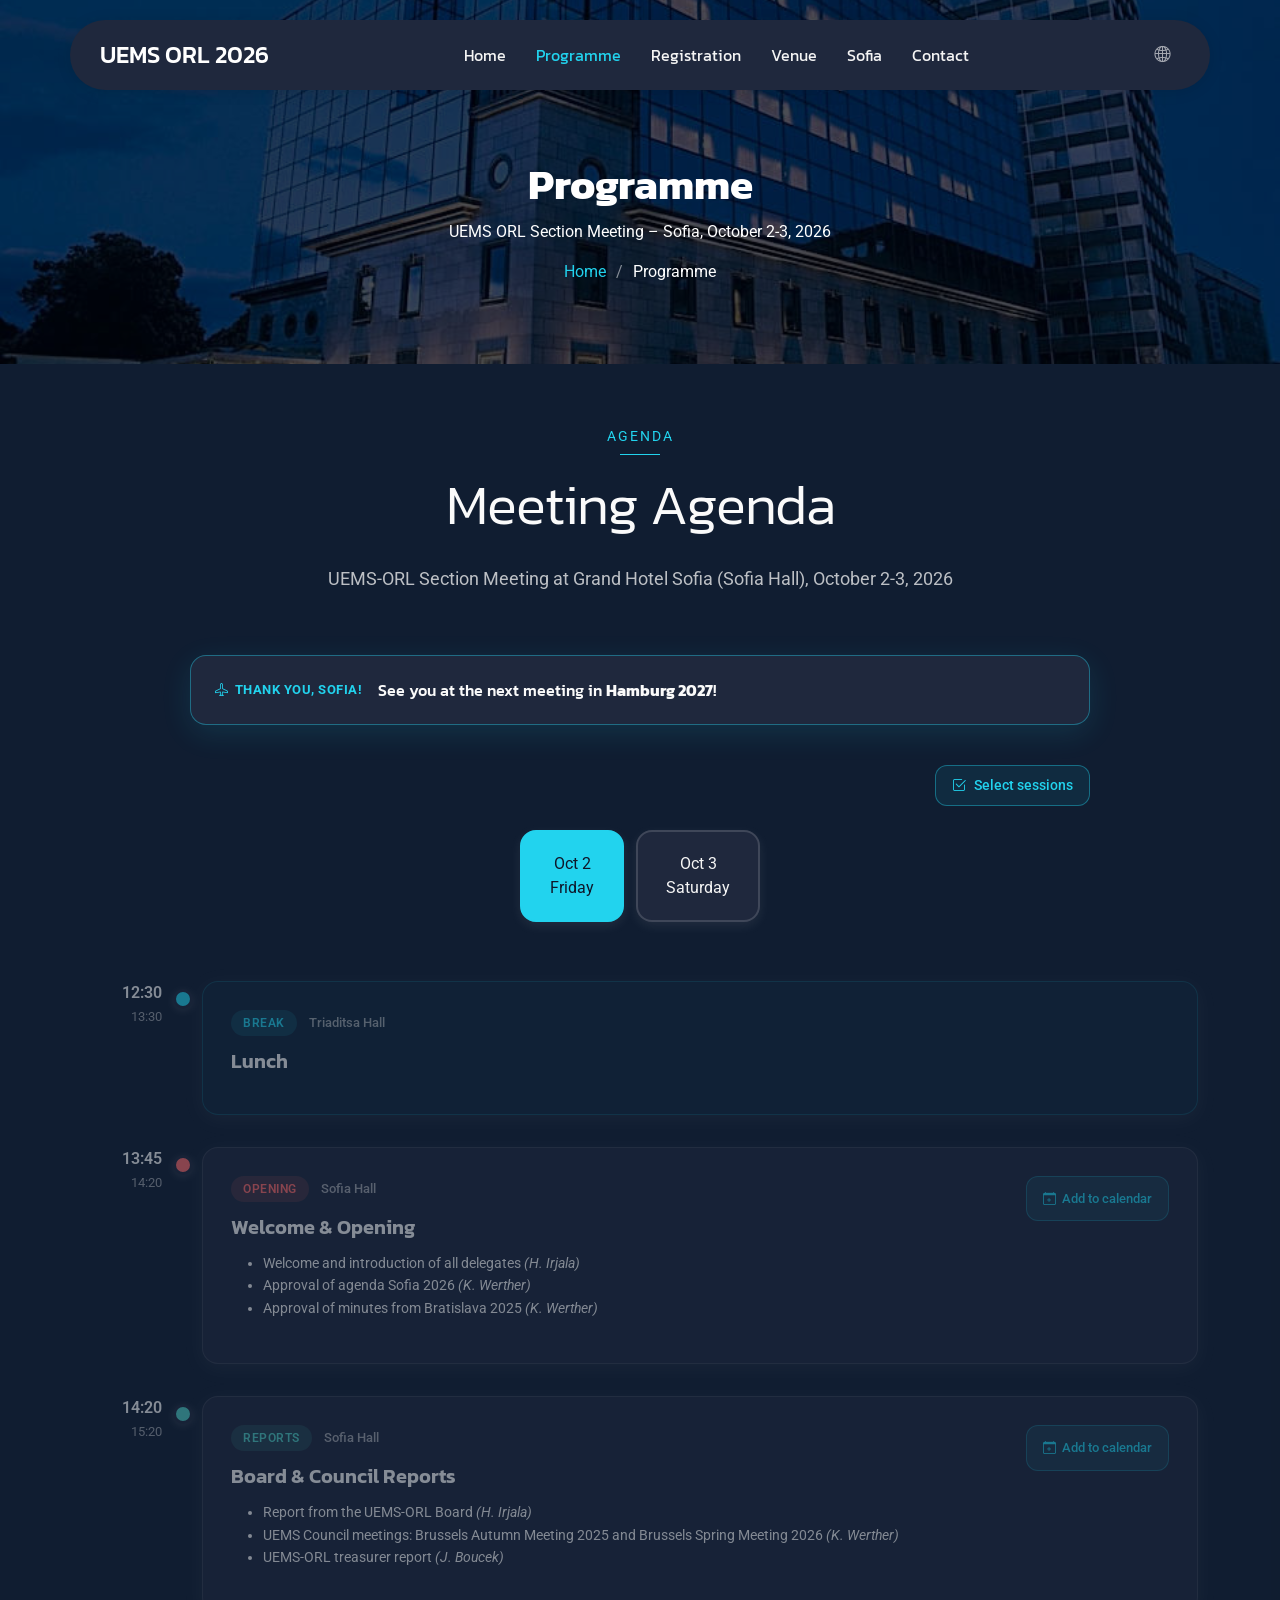
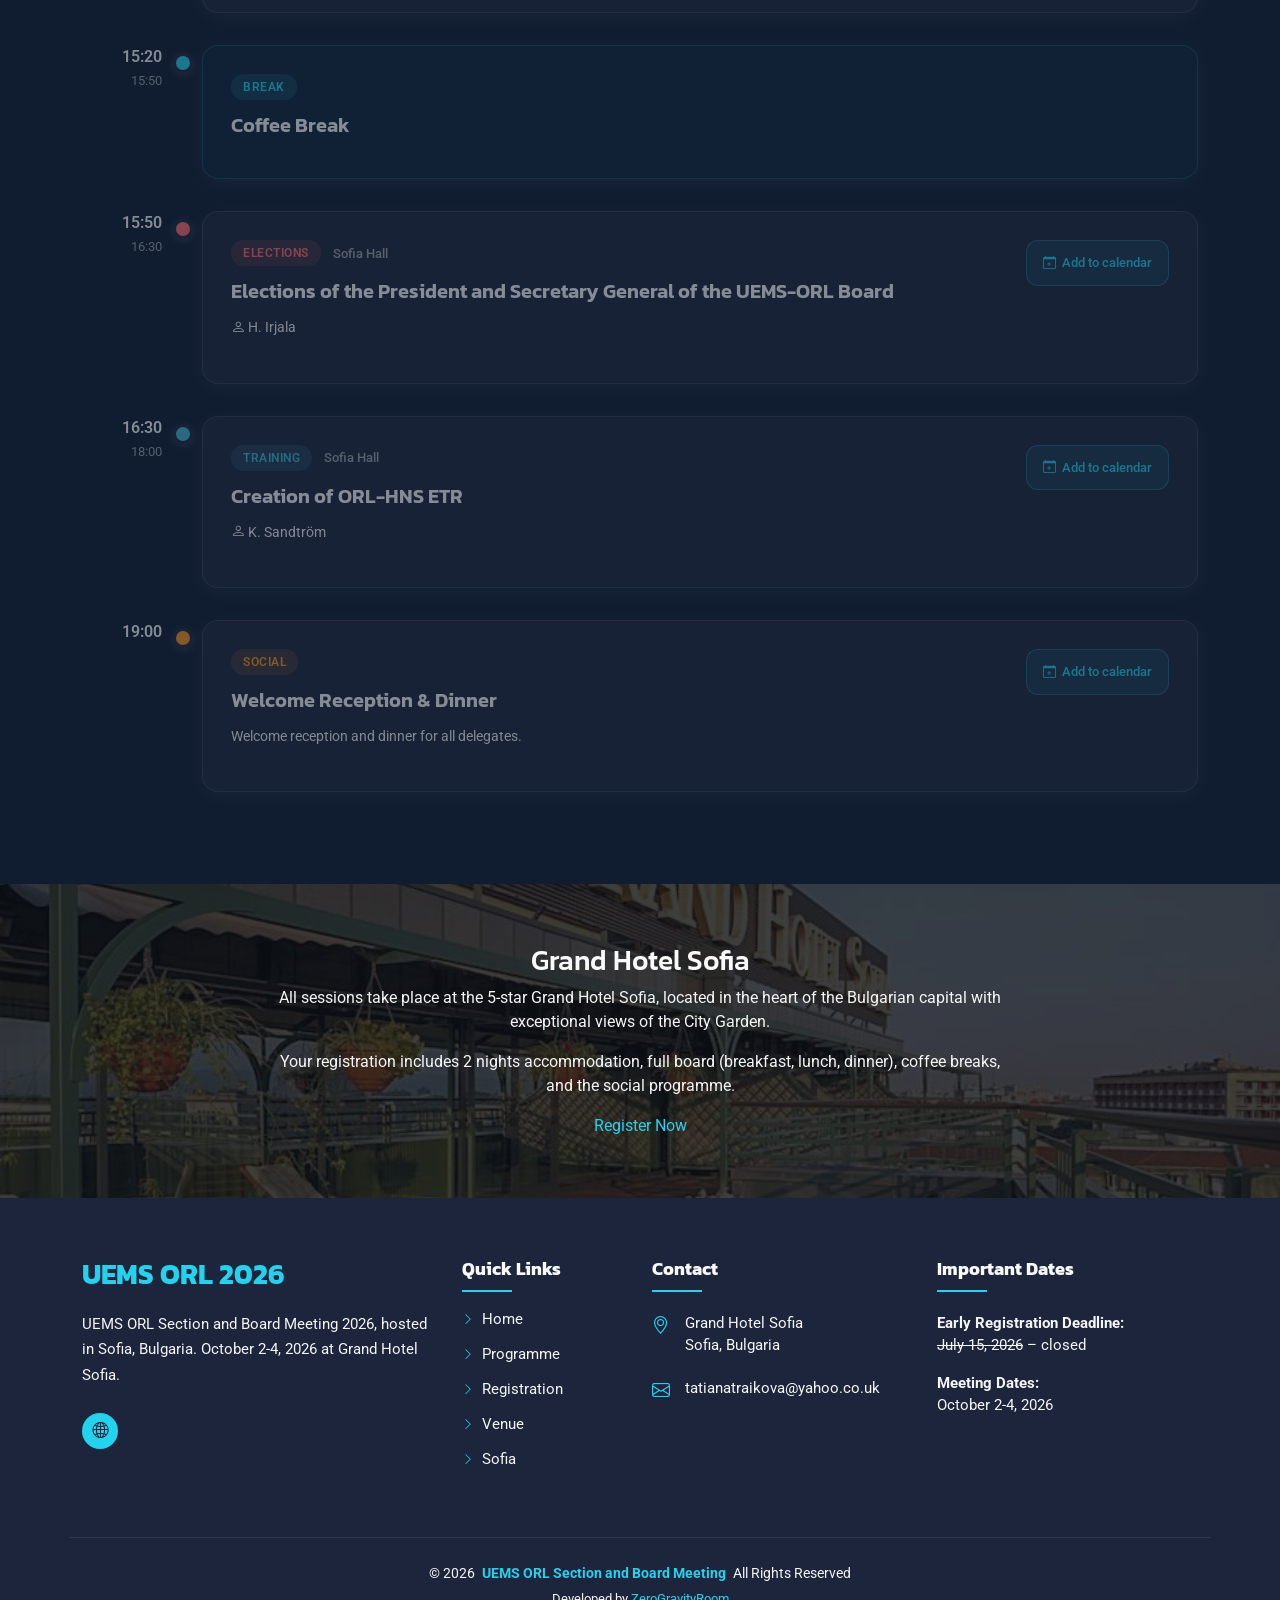
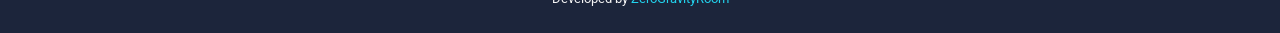
<file: programme.html>
<!DOCTYPE html>
<html lang="en">

<head>
  <meta charset="utf-8">
  <meta content="width=device-width, initial-scale=1.0" name="viewport">
  <title>Programme - UEMS ORL 2026 | Sofia, Bulgaria</title>
  <meta name="description" content="Full programme for the UEMS ORL Section and Board Meeting 2026 in Sofia, Bulgaria.">
  <meta name="keywords" content="UEMS, ORL, programme, schedule, Sofia, Bulgaria, 2026">

  <link href="assets/img/favicon.png" rel="icon">
  <link href="assets/img/apple-touch-icon.png" rel="apple-touch-icon">

  <link href="https://fonts.googleapis.com" rel="preconnect">
  <link href="https://fonts.gstatic.com" rel="preconnect" crossorigin>
  <link href="https://fonts.googleapis.com/css2?family=Roboto:ital,wght@0,100;0,300;0,400;0,500;0,700;0,900;1,100;1,300;1,400;1,500;1,700;1,900&family=Kanit:ital,wght@0,100;0,200;0,300;0,400;0,500;0,600;0,700;0,800;0,900;1,100;1,200;1,300;1,400;1,500;1,600;1,700;1,800;1,900&display=swap" rel="stylesheet">

  <link href="assets/vendor/bootstrap/css/bootstrap.min.css" rel="stylesheet">
  <link href="assets/vendor/bootstrap-icons/bootstrap-icons.css" rel="stylesheet">
  <link href="assets/vendor/swiper/swiper-bundle.min.css" rel="stylesheet">
  <link href="assets/vendor/glightbox/css/glightbox.min.css" rel="stylesheet">

  <link href="assets/css/main.css" rel="stylesheet">
</head>

<body class="schedule-page">

  <header id="header" class="header d-flex align-items-center fixed-top">
    <div class="header-container container-fluid container-xl position-relative d-flex align-items-center justify-content-between">
      <a href="index.html" class="logo d-flex align-items-center me-auto me-xl-0">
        <h1 class="sitename">UEMS ORL 2026</h1>
      </a>
      <nav id="navmenu" class="navmenu">
        <ul>
          <li><a href="index.html">Home</a></li>
          <li><a href="programme.html" class="active">Programme</a></li>
          <li><a href="registration.html">Registration</a></li>
          <li><a href="venue.html">Venue</a></li>
          <li><a href="sofia.html">Sofia</a></li>
          <li><a href="contact.html">Contact</a></li>
        </ul>
        <i class="mobile-nav-toggle d-xl-none bi bi-list"></i>
      </nav>
      <div class="header-social-links">
        <a href="https://www.uemsorl.org/" target="_blank" class="website"><i class="bi bi-globe2"></i></a>
      </div>
    </div>
  </header>

  <main class="main">

    <!-- Page Title -->
    <div class="page-title dark-background" style="background-image: url(assets/img/hotel/photo-6.jpeg);">
      <div class="container position-relative">
        <h1>Programme</h1>
        <p>UEMS ORL Section Meeting &ndash; Sofia, October 2-3, 2026</p>
        <nav class="breadcrumbs">
          <ol>
            <li><a href="index.html">Home</a></li>
            <li class="current">Programme</li>
          </ol>
        </nav>
      </div>
    </div>

    <!-- Schedule Section -->
    <section id="schedule" class="schedule section">

      <div class="container section-title">
        <span class="subtitle">Agenda</span>
        <h2>Meeting Agenda</h2>
        <p>UEMS-ORL Section Meeting at Grand Hotel Sofia (Sofia Hall), October 2-3, 2026</p>
      </div>

      <div class="container">

        <div class="programme-now" data-programme-now hidden></div>

        <div data-programme="sessions">
          <p class="text-center">Loading programme&hellip;</p>
        </div>

      </div>

    </section><!-- /Schedule Section -->

    <!-- Venue Preview -->
    <section class="section position-relative" style="background-image: url(assets/img/hotel/photo-4.jpeg); background-size: cover; background-position: center;">
      <div style="position: absolute; top: 0; left: 0; right: 0; bottom: 0; background: rgba(13, 17, 23, 0.8);"></div>
      <div class="container position-relative">
        <div class="row justify-content-center">
          <div class="col-lg-8 text-center">
            <h3>Grand Hotel Sofia</h3>
            <p>All sessions take place at the 5-star Grand Hotel Sofia, located in the heart of the Bulgarian capital with exceptional views of the City Garden.</p>
            <p>Your registration includes 2 nights accommodation, full board (breakfast, lunch, dinner), coffee breaks, and the social programme.</p>
            <a href="registration.html" class="btn-primary-action mt-3">Register Now</a>
          </div>
        </div>
      </div>
    </section>

  </main>

  <footer id="footer" class="footer-13 footer position-relative light-background">
    <div class="footer-top">
      <div class="container">
        <div class="row gy-4">
          <div class="col-lg-4 col-md-6 footer-info">
            <h2>UEMS ORL 2026</h2>
            <p>UEMS ORL Section and Board Meeting 2026, hosted in Sofia, Bulgaria. October 2-4, 2026 at Grand Hotel Sofia.</p>
            <div class="social-links">
              <a href="https://www.uemsorl.org/" target="_blank"><i class="bi bi-globe2"></i></a>
            </div>
          </div>
          <div class="col-lg-2 col-md-6 footer-links">
            <h4>Quick Links</h4>
            <ul>
              <li><i class="bi bi-chevron-right"></i> <a href="index.html">Home</a></li>
              <li><i class="bi bi-chevron-right"></i> <a href="programme.html">Programme</a></li>
              <li><i class="bi bi-chevron-right"></i> <a href="registration.html">Registration</a></li>
              <li><i class="bi bi-chevron-right"></i> <a href="venue.html">Venue</a></li>
              <li><i class="bi bi-chevron-right"></i> <a href="sofia.html">Sofia</a></li>
            </ul>
          </div>
          <div class="col-lg-3 col-md-6 footer-contact">
            <h4>Contact</h4>
            <div class="contact-info">
              <div class="contact-item">
                <i class="bi bi-geo-alt"></i>
                <p>Grand Hotel Sofia<br>Sofia, Bulgaria</p>
              </div>
              <div class="contact-item">
                <i class="bi bi-envelope"></i>
                <p>tatianatraikova@yahoo.co.uk</p>
              </div>
            </div>
          </div>
          <div class="col-lg-3 col-md-6 footer-newsletter">
            <h4>Important Dates</h4>
            <p><strong>Early Registration Deadline:</strong><br><s>July 15, 2026</s> &ndash; closed</p>
            <p><strong>Meeting Dates:</strong><br>October 2-4, 2026</p>
          </div>
        </div>
      </div>
    </div>
    <div class="container copyright text-center">
      <p>&copy; 2026 <strong class="px-1 sitename">UEMS ORL Section and Board Meeting</strong> All Rights Reserved</p>
      <div class="credits">Developed by <a href="mailto:hello@zerogravityroom.com">ZeroGravityRoom</a></div>
    </div>
  </footer>

  <a href="#" id="scroll-top" class="scroll-top d-flex align-items-center justify-content-center"><i class="bi bi-arrow-up-short"></i></a>
  <div id="preloader"></div>

  <script src="assets/vendor/bootstrap/js/bootstrap.bundle.min.js"></script>
  <script src="assets/vendor/php-email-form/validate.js"></script>
  <script src="assets/vendor/purecounter/purecounter_vanilla.js"></script>
  <script src="assets/vendor/imagesloaded/imagesloaded.pkgd.min.js"></script>
  <script src="assets/vendor/isotope-layout/isotope.pkgd.min.js"></script>
  <script src="assets/vendor/swiper/swiper-bundle.min.js"></script>
  <script src="assets/vendor/glightbox/js/glightbox.min.js"></script>
  <script src="assets/js/main.js"></script>
  <script src="assets/js/programme.js"></script>

</body>

</html>
</file>
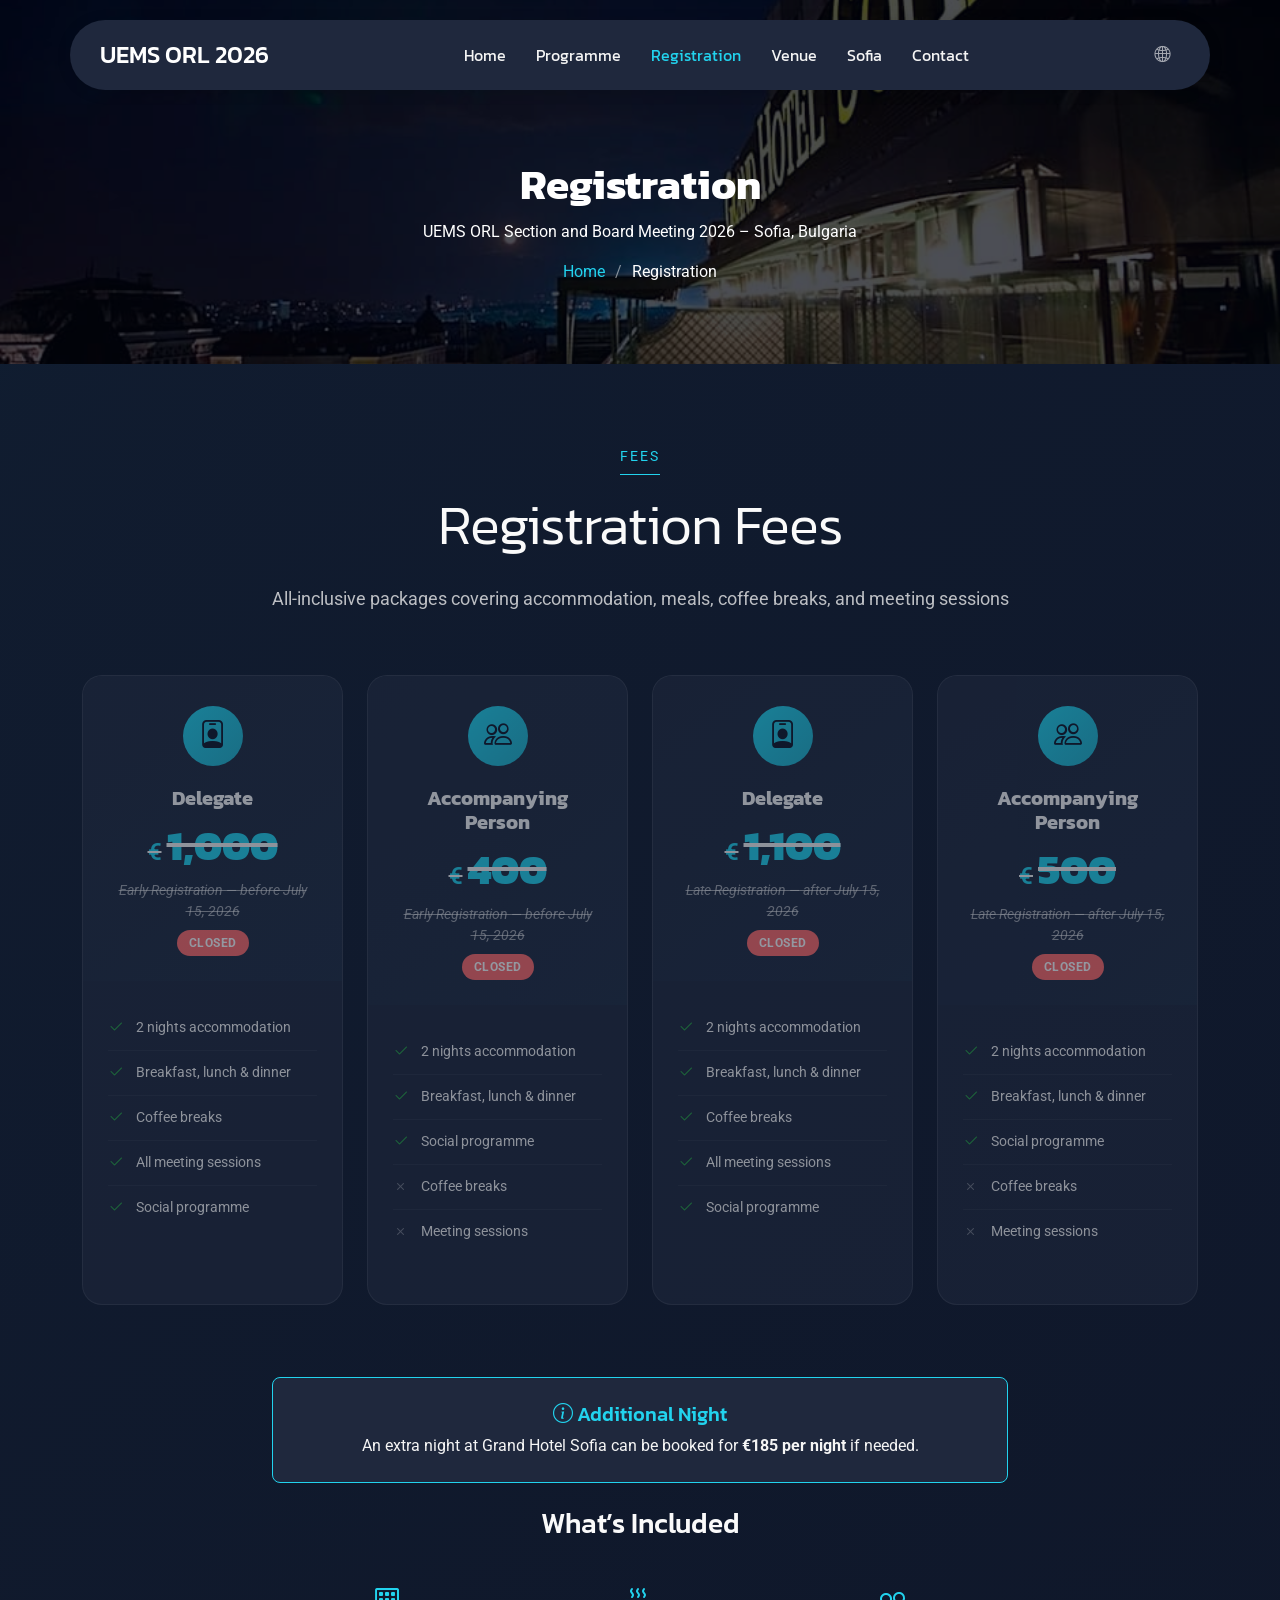
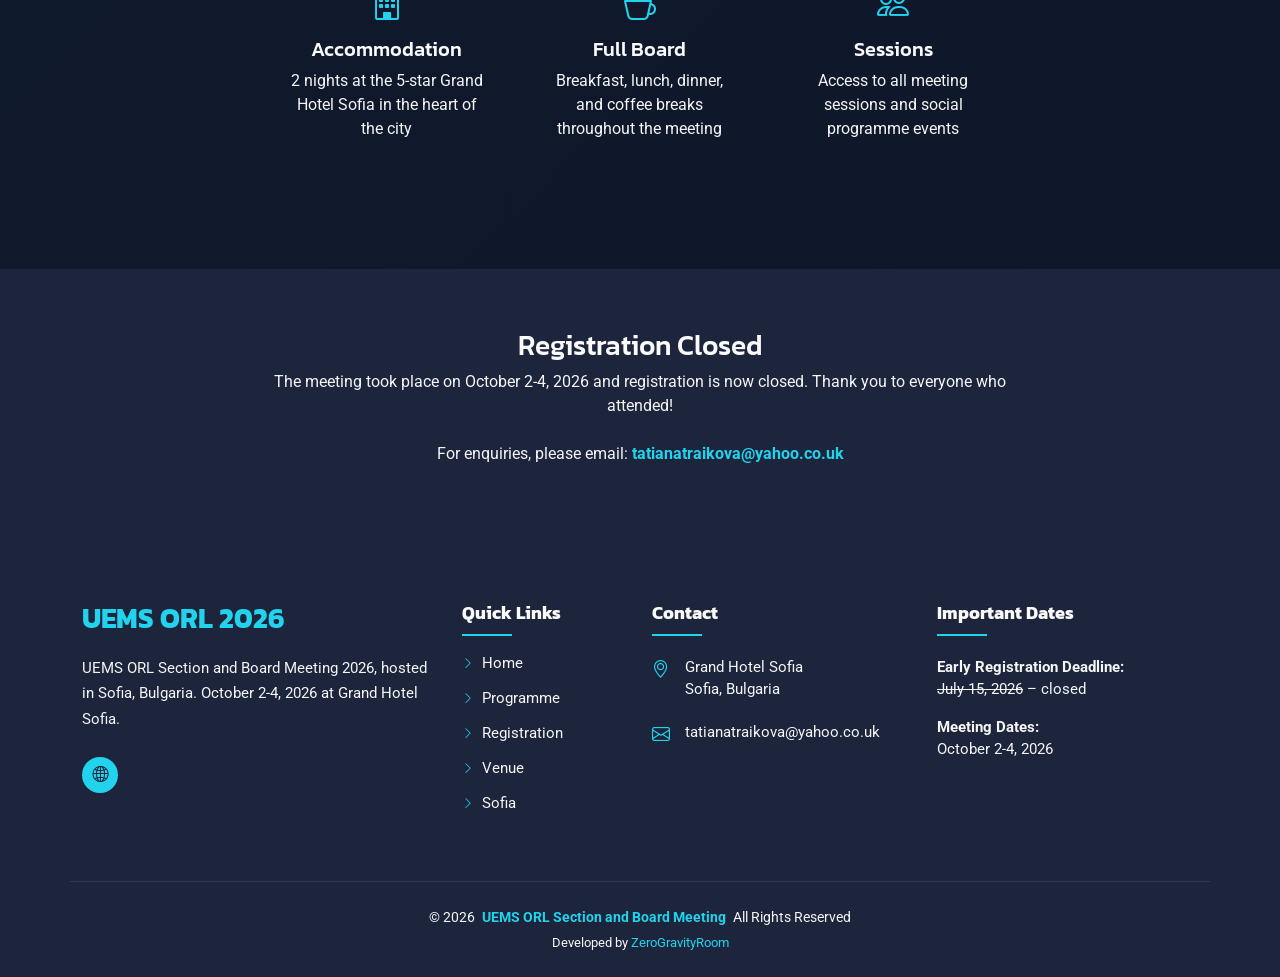
<file: registration.html>
<!DOCTYPE html>
<html lang="en">

<head>
  <meta charset="utf-8">
  <meta content="width=device-width, initial-scale=1.0" name="viewport">
  <title>Registration - UEMS ORL 2026 | Sofia, Bulgaria</title>
  <meta name="description" content="Register for the UEMS ORL Section and Board Meeting 2026 in Sofia, Bulgaria.">
  <meta name="keywords" content="UEMS, ORL, registration, Sofia, Bulgaria, 2026">

  <link href="assets/img/favicon.png" rel="icon">
  <link href="assets/img/apple-touch-icon.png" rel="apple-touch-icon">

  <link href="https://fonts.googleapis.com" rel="preconnect">
  <link href="https://fonts.gstatic.com" rel="preconnect" crossorigin>
  <link href="https://fonts.googleapis.com/css2?family=Roboto:ital,wght@0,100;0,300;0,400;0,500;0,700;0,900;1,100;1,300;1,400;1,500;1,700;1,900&family=Kanit:ital,wght@0,100;0,200;0,300;0,400;0,500;0,600;0,700;0,800;0,900;1,100;1,200;1,300;1,400;1,500;1,600;1,700;1,800;1,900&display=swap" rel="stylesheet">

  <link href="assets/vendor/bootstrap/css/bootstrap.min.css" rel="stylesheet">
  <link href="assets/vendor/bootstrap-icons/bootstrap-icons.css" rel="stylesheet">
  <link href="assets/vendor/swiper/swiper-bundle.min.css" rel="stylesheet">
  <link href="assets/vendor/glightbox/css/glightbox.min.css" rel="stylesheet">

  <link href="assets/css/main.css" rel="stylesheet">
</head>

<body class="tickets-page">

  <header id="header" class="header d-flex align-items-center fixed-top">
    <div class="header-container container-fluid container-xl position-relative d-flex align-items-center justify-content-between">
      <a href="index.html" class="logo d-flex align-items-center me-auto me-xl-0">
        <h1 class="sitename">UEMS ORL 2026</h1>
      </a>
      <nav id="navmenu" class="navmenu">
        <ul>
          <li><a href="index.html">Home</a></li>
          <li><a href="programme.html">Programme</a></li>
          <li><a href="registration.html" class="active">Registration</a></li>
          <li><a href="venue.html">Venue</a></li>
          <li><a href="sofia.html">Sofia</a></li>
          <li><a href="contact.html">Contact</a></li>
        </ul>
        <i class="mobile-nav-toggle d-xl-none bi bi-list"></i>
      </nav>
      <div class="header-social-links">
        <a href="https://www.uemsorl.org/" target="_blank" class="website"><i class="bi bi-globe2"></i></a>
      </div>
    </div>
  </header>

  <main class="main">

    <!-- Page Title -->
    <div class="page-title dark-background" style="background-image: url(assets/img/hotel/photo-1.jpg);">
      <div class="container position-relative">
        <h1>Registration</h1>
        <p>UEMS ORL Section and Board Meeting 2026 &ndash; Sofia, Bulgaria</p>
        <nav class="breadcrumbs">
          <ol>
            <li><a href="index.html">Home</a></li>
            <li class="current">Registration</li>
          </ol>
        </nav>
      </div>
    </div>

    <!-- Pricing Section -->
    <section class="tickets section">

      <div class="container section-title">
        <span class="subtitle">Fees</span>
        <h2>Registration Fees</h2>
        <p>All-inclusive packages covering accommodation, meals, coffee breaks, and meeting sessions</p>
      </div>

      <div class="container">

        <div class="row justify-content-center">

          <!-- Early Registration - Delegate (closed) -->
          <div class="col-lg-3 col-md-6 mb-4">
            <div class="ticket-card ticket-closed">
              <div class="ticket-header">
                <div class="ticket-icon">
                  <i class="bi bi-person-badge"></i>
                </div>
                <h4 class="ticket-title">Delegate</h4>
                <div class="price-section">
                  <span class="currency">&euro;</span>
                  <span class="amount">1,000</span>
                </div>
                <p class="ticket-subtitle">Early Registration &mdash; before July 15, 2026</p>
                <span class="closed-badge">Closed</span>
              </div>
              <div class="ticket-body">
                <ul class="benefits-list">
                  <li><i class="bi bi-check2"></i> 2 nights accommodation</li>
                  <li><i class="bi bi-check2"></i> Breakfast, lunch &amp; dinner</li>
                  <li><i class="bi bi-check2"></i> Coffee breaks</li>
                  <li><i class="bi bi-check2"></i> All meeting sessions</li>
                  <li><i class="bi bi-check2"></i> Social programme</li>
                </ul>
              </div>
            </div>
          </div>

          <!-- Early Registration - Accompanying Person (closed) -->
          <div class="col-lg-3 col-md-6 mb-4">
            <div class="ticket-card ticket-closed">
              <div class="ticket-header">
                <div class="ticket-icon">
                  <i class="bi bi-people"></i>
                </div>
                <h4 class="ticket-title">Accompanying Person</h4>
                <div class="price-section">
                  <span class="currency">&euro;</span>
                  <span class="amount">400</span>
                </div>
                <p class="ticket-subtitle">Early Registration &mdash; before July 15, 2026</p>
                <span class="closed-badge">Closed</span>
              </div>
              <div class="ticket-body">
                <ul class="benefits-list">
                  <li><i class="bi bi-check2"></i> 2 nights accommodation</li>
                  <li><i class="bi bi-check2"></i> Breakfast, lunch &amp; dinner</li>
                  <li><i class="bi bi-check2"></i> Social programme</li>
                  <li><i class="bi bi-x"></i> Coffee breaks</li>
                  <li><i class="bi bi-x"></i> Meeting sessions</li>
                </ul>
              </div>
            </div>
          </div>

          <!-- Late Registration - Delegate -->
          <div class="col-lg-3 col-md-6 mb-4">
            <div class="ticket-card premium" data-late-registration>
              <div class="ticket-header">
                <div class="ticket-icon">
                  <i class="bi bi-person-badge"></i>
                </div>
                <h4 class="ticket-title">Delegate</h4>
                <div class="price-section">
                  <span class="currency">&euro;</span>
                  <span class="amount">1,100</span>
                </div>
                <p class="ticket-subtitle">Late Registration &mdash; after July 15, 2026</p>
              </div>
              <div class="ticket-body">
                <ul class="benefits-list">
                  <li><i class="bi bi-check2"></i> 2 nights accommodation</li>
                  <li><i class="bi bi-check2"></i> Breakfast, lunch &amp; dinner</li>
                  <li><i class="bi bi-check2"></i> Coffee breaks</li>
                  <li><i class="bi bi-check2"></i> All meeting sessions</li>
                  <li><i class="bi bi-check2"></i> Social programme</li>
                </ul>
              </div>
            </div>
          </div>

          <!-- Late Registration - Accompanying Person -->
          <div class="col-lg-3 col-md-6 mb-4">
            <div class="ticket-card" data-late-registration>
              <div class="ticket-header">
                <div class="ticket-icon">
                  <i class="bi bi-people"></i>
                </div>
                <h4 class="ticket-title">Accompanying Person</h4>
                <div class="price-section">
                  <span class="currency">&euro;</span>
                  <span class="amount">500</span>
                </div>
                <p class="ticket-subtitle">Late Registration &mdash; after July 15, 2026</p>
              </div>
              <div class="ticket-body">
                <ul class="benefits-list">
                  <li><i class="bi bi-check2"></i> 2 nights accommodation</li>
                  <li><i class="bi bi-check2"></i> Breakfast, lunch &amp; dinner</li>
                  <li><i class="bi bi-check2"></i> Social programme</li>
                  <li><i class="bi bi-x"></i> Coffee breaks</li>
                  <li><i class="bi bi-x"></i> Meeting sessions</li>
                </ul>
              </div>
            </div>
          </div>

        </div>

        <!-- Extra Night -->
        <div class="row justify-content-center mt-5">
          <div class="col-lg-8">
            <div class="text-center p-4 rounded-3" style="background: var(--surface-color); border: 1px solid var(--accent-color);">
              <h5 style="color: var(--accent-color);"><i class="bi bi-info-circle"></i> Additional Night</h5>
              <p class="mb-0">An extra night at Grand Hotel Sofia can be booked for <strong>&euro;185 per night</strong> if needed.</p>
            </div>
          </div>
        </div>

        <!-- What's Included -->
        <div class="row justify-content-center mt-4">
          <div class="col-lg-8">
            <div class="text-center">
              <h3>What&rsquo;s Included</h3>
              <div class="row mt-4">
                <div class="col-md-4 mb-3">
                  <div class="p-3">
                    <i class="bi bi-building" style="font-size: 2rem; color: var(--accent-color);"></i>
                    <h5 class="mt-2">Accommodation</h5>
                    <p>2 nights at the 5-star Grand Hotel Sofia in the heart of the city</p>
                  </div>
                </div>
                <div class="col-md-4 mb-3">
                  <div class="p-3">
                    <i class="bi bi-cup-hot" style="font-size: 2rem; color: var(--accent-color);"></i>
                    <h5 class="mt-2">Full Board</h5>
                    <p>Breakfast, lunch, dinner, and coffee breaks throughout the meeting</p>
                  </div>
                </div>
                <div class="col-md-4 mb-3">
                  <div class="p-3">
                    <i class="bi bi-people" style="font-size: 2rem; color: var(--accent-color);"></i>
                    <h5 class="mt-2">Sessions</h5>
                    <p>Access to all meeting sessions and social programme events</p>
                  </div>
                </div>
              </div>
            </div>
          </div>
        </div>

      </div>

    </section><!-- /Pricing Section -->

    <!-- Registration Form Section -->
    <section class="section light-background">
      <div class="container">
        <div class="row justify-content-center">
          <div class="col-lg-8 text-center">
            <div id="registration-open">
              <h3>Registration Form</h3>
              <p class="mb-4">Please fill out the form below to register for the meeting.</p>

              <div style="border-radius: 12px; overflow: hidden;">
                <iframe src="https://docs.google.com/forms/d/e/1FAIpQLSc_3erYF76PKmGG_4NtA8fKcgZzFawTkZPGEMCT2Xd2HFW77Q/viewform?embedded=true" width="100%" height="1400" frameborder="0" marginheight="0" marginwidth="0" style="border: none;">Loading…</iframe>
              </div>
            </div>

            <div id="registration-closed" hidden>
              <h3>Registration Closed</h3>
              <p class="mb-4">The meeting took place on October 2-4, 2026 and registration is now closed. Thank you to everyone who attended!</p>
            </div>

            <div class="mt-4">
              <p>For enquiries, please email: <a href="mailto:tatianatraikova@yahoo.co.uk"><strong>tatianatraikova@yahoo.co.uk</strong></a></p>
            </div>
          </div>
        </div>
      </div>
    </section>
    <script>
      // Hide the registration form and close late registration once the meeting (October 2-4, 2026, Sofia time) is over.
      // For testing, append ?now=2026-10-05T10:00 to the URL to simulate a moment (Sofia time).
      (function () {
        var eventEnd = new Date('2026-10-05T00:00:00+03:00');
        var simulated = new URLSearchParams(location.search).get('now');
        var now = simulated ? new Date(simulated + ':00+03:00') : new Date();
        if (now >= eventEnd) {
          var open = document.getElementById('registration-open');
          open.parentNode.removeChild(open);
          document.getElementById('registration-closed').hidden = false;

          // Late registration closes with the event as well
          document.querySelectorAll('[data-late-registration]').forEach(function (card) {
            card.classList.remove('premium');
            card.classList.add('ticket-closed');
            var badge = document.createElement('span');
            badge.className = 'closed-badge';
            badge.textContent = 'Closed';
            card.querySelector('.ticket-subtitle').after(badge);
          });
        }
      })();
    </script>

  </main>

  <footer id="footer" class="footer-13 footer position-relative light-background">
    <div class="footer-top">
      <div class="container">
        <div class="row gy-4">
          <div class="col-lg-4 col-md-6 footer-info">
            <h2>UEMS ORL 2026</h2>
            <p>UEMS ORL Section and Board Meeting 2026, hosted in Sofia, Bulgaria. October 2-4, 2026 at Grand Hotel Sofia.</p>
            <div class="social-links">
              <a href="https://www.uemsorl.org/" target="_blank"><i class="bi bi-globe2"></i></a>
            </div>
          </div>
          <div class="col-lg-2 col-md-6 footer-links">
            <h4>Quick Links</h4>
            <ul>
              <li><i class="bi bi-chevron-right"></i> <a href="index.html">Home</a></li>
              <li><i class="bi bi-chevron-right"></i> <a href="programme.html">Programme</a></li>
              <li><i class="bi bi-chevron-right"></i> <a href="registration.html">Registration</a></li>
              <li><i class="bi bi-chevron-right"></i> <a href="venue.html">Venue</a></li>
              <li><i class="bi bi-chevron-right"></i> <a href="sofia.html">Sofia</a></li>
            </ul>
          </div>
          <div class="col-lg-3 col-md-6 footer-contact">
            <h4>Contact</h4>
            <div class="contact-info">
              <div class="contact-item">
                <i class="bi bi-geo-alt"></i>
                <p>Grand Hotel Sofia<br>Sofia, Bulgaria</p>
              </div>
              <div class="contact-item">
                <i class="bi bi-envelope"></i>
                <p>tatianatraikova@yahoo.co.uk</p>
              </div>
            </div>
          </div>
          <div class="col-lg-3 col-md-6 footer-newsletter">
            <h4>Important Dates</h4>
            <p><strong>Early Registration Deadline:</strong><br><s>July 15, 2026</s> &ndash; closed</p>
            <p><strong>Meeting Dates:</strong><br>October 2-4, 2026</p>
          </div>
        </div>
      </div>
    </div>
    <div class="container copyright text-center">
      <p>&copy; 2026 <strong class="px-1 sitename">UEMS ORL Section and Board Meeting</strong> All Rights Reserved</p>
      <div class="credits">Developed by <a href="mailto:hello@zerogravityroom.com">ZeroGravityRoom</a></div>
    </div>
  </footer>

  <a href="#" id="scroll-top" class="scroll-top d-flex align-items-center justify-content-center"><i class="bi bi-arrow-up-short"></i></a>
  <div id="preloader"></div>

  <script src="assets/vendor/bootstrap/js/bootstrap.bundle.min.js"></script>
  <script src="assets/vendor/php-email-form/validate.js"></script>
  <script src="assets/vendor/purecounter/purecounter_vanilla.js"></script>
  <script src="assets/vendor/imagesloaded/imagesloaded.pkgd.min.js"></script>
  <script src="assets/vendor/isotope-layout/isotope.pkgd.min.js"></script>
  <script src="assets/vendor/swiper/swiper-bundle.min.js"></script>
  <script src="assets/vendor/glightbox/js/glightbox.min.js"></script>
  <script src="assets/js/main.js"></script>

</body>

</html>
</file>
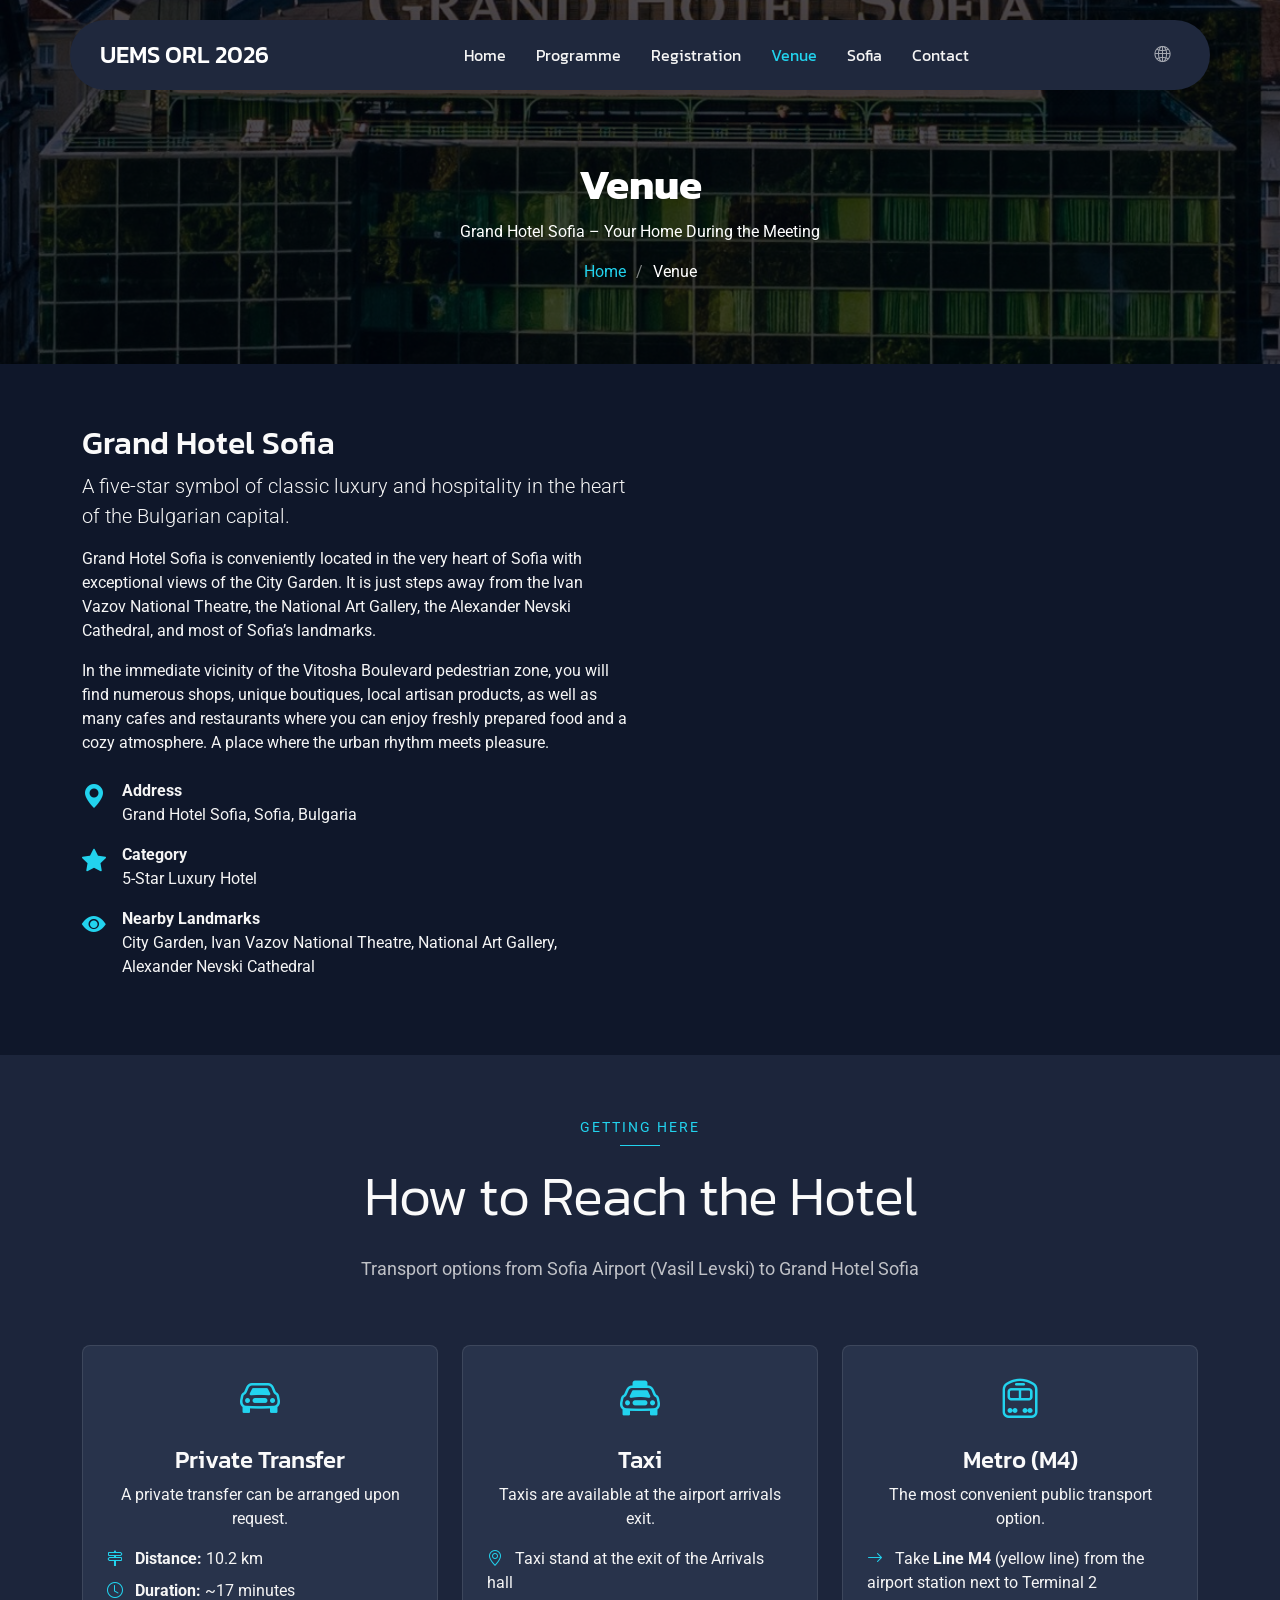
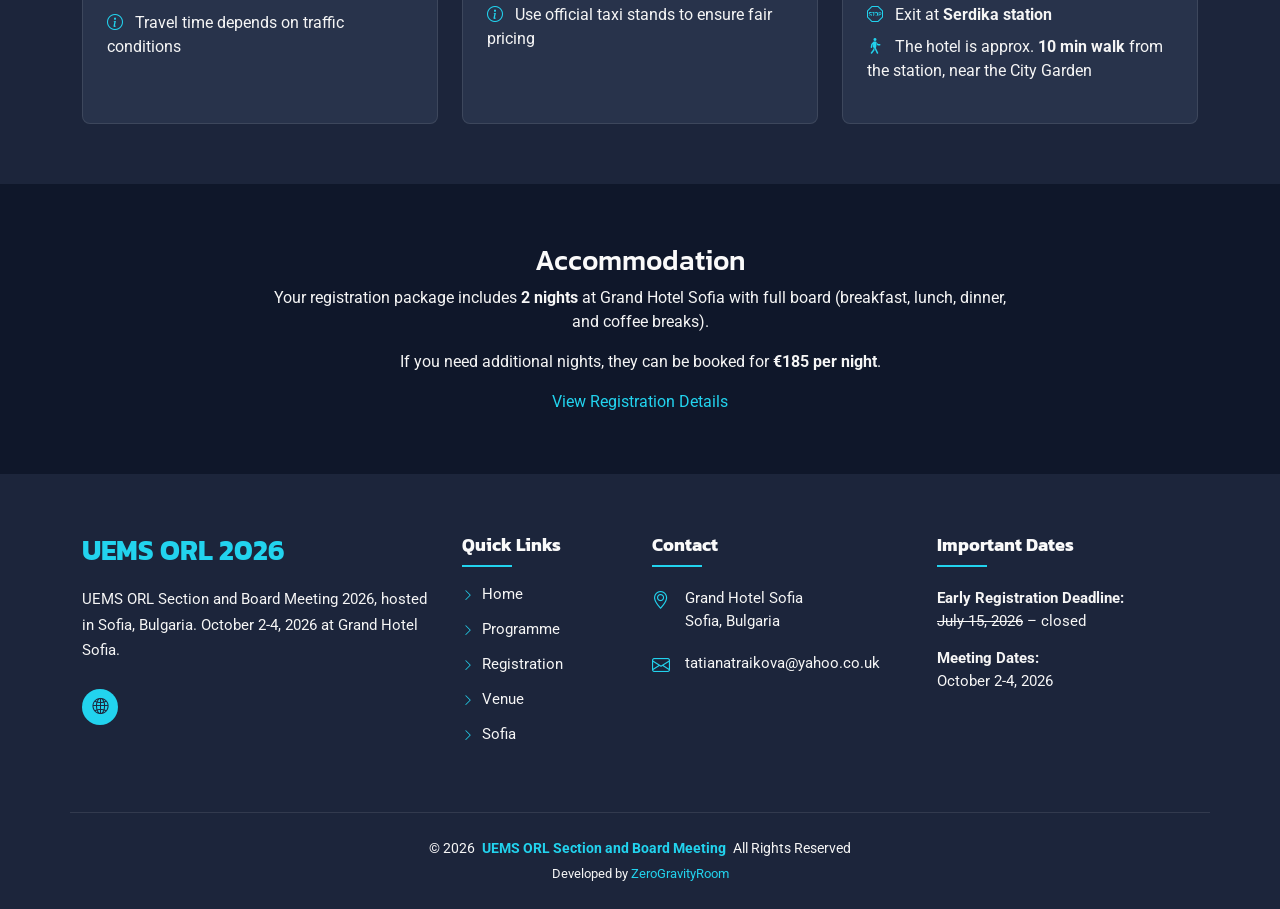
<file: venue.html>
<!DOCTYPE html>
<html lang="en">

<head>
  <meta charset="utf-8">
  <meta content="width=device-width, initial-scale=1.0" name="viewport">
  <title>Venue - UEMS ORL 2026 | Grand Hotel Sofia</title>
  <meta name="description" content="Grand Hotel Sofia - venue for the UEMS ORL Section and Board Meeting 2026. Transport and accommodation information.">
  <meta name="keywords" content="UEMS, ORL, Grand Hotel Sofia, venue, transport, Bulgaria, 2026">

  <link href="assets/img/favicon.png" rel="icon">
  <link href="assets/img/apple-touch-icon.png" rel="apple-touch-icon">

  <link href="https://fonts.googleapis.com" rel="preconnect">
  <link href="https://fonts.gstatic.com" rel="preconnect" crossorigin>
  <link href="https://fonts.googleapis.com/css2?family=Roboto:ital,wght@0,100;0,300;0,400;0,500;0,700;0,900;1,100;1,300;1,400;1,500;1,700;1,900&family=Kanit:ital,wght@0,100;0,200;0,300;0,400;0,500;0,600;0,700;0,800;0,900;1,100;1,200;1,300;1,400;1,500;1,600;1,700;1,800;1,900&display=swap" rel="stylesheet">

  <link href="assets/vendor/bootstrap/css/bootstrap.min.css" rel="stylesheet">
  <link href="assets/vendor/bootstrap-icons/bootstrap-icons.css" rel="stylesheet">
  <link href="assets/vendor/swiper/swiper-bundle.min.css" rel="stylesheet">
  <link href="assets/vendor/glightbox/css/glightbox.min.css" rel="stylesheet">

  <link href="assets/css/main.css" rel="stylesheet">
</head>

<body class="venue-page">

  <header id="header" class="header d-flex align-items-center fixed-top">
    <div class="header-container container-fluid container-xl position-relative d-flex align-items-center justify-content-between">
      <a href="index.html" class="logo d-flex align-items-center me-auto me-xl-0">
        <h1 class="sitename">UEMS ORL 2026</h1>
      </a>
      <nav id="navmenu" class="navmenu">
        <ul>
          <li><a href="index.html">Home</a></li>
          <li><a href="programme.html">Programme</a></li>
          <li><a href="registration.html">Registration</a></li>
          <li><a href="venue.html" class="active">Venue</a></li>
          <li><a href="sofia.html">Sofia</a></li>
          <li><a href="contact.html">Contact</a></li>
        </ul>
        <i class="mobile-nav-toggle d-xl-none bi bi-list"></i>
      </nav>
      <div class="header-social-links">
        <a href="https://www.uemsorl.org/" target="_blank" class="website"><i class="bi bi-globe2"></i></a>
      </div>
    </div>
  </header>

  <main class="main">

    <!-- Page Title -->
    <div class="page-title dark-background" style="background-image: url(assets/img/hotel/photo-5.jpg);">
      <div class="container position-relative">
        <h1>Venue</h1>
        <p>Grand Hotel Sofia &ndash; Your Home During the Meeting</p>
        <nav class="breadcrumbs">
          <ol>
            <li><a href="index.html">Home</a></li>
            <li class="current">Venue</li>
          </ol>
        </nav>
      </div>
    </div>

    <!-- Venue Details Section -->
    <section class="venue section">
      <div class="container">

        <div class="row gy-5">
          <div class="col-lg-6">
            <div class="venue-info">
              <h2>Grand Hotel Sofia</h2>
              <p class="lead">A five-star symbol of classic luxury and hospitality in the heart of the Bulgarian capital.</p>
              <p>Grand Hotel Sofia is conveniently located in the very heart of Sofia with exceptional views of the City Garden. It is just steps away from the Ivan Vazov National Theatre, the National Art Gallery, the Alexander Nevski Cathedral, and most of Sofia&rsquo;s landmarks.</p>
              <p>In the immediate vicinity of the Vitosha Boulevard pedestrian zone, you will find numerous shops, unique boutiques, local artisan products, as well as many cafes and restaurants where you can enjoy freshly prepared food and a cozy atmosphere. A place where the urban rhythm meets pleasure.</p>

              <div class="mt-4">
                <div class="d-flex align-items-start mb-3">
                  <i class="bi bi-geo-alt-fill me-3" style="font-size: 1.5rem; color: var(--accent-color);"></i>
                  <div>
                    <strong>Address</strong><br>
                    Grand Hotel Sofia, Sofia, Bulgaria
                  </div>
                </div>
                <div class="d-flex align-items-start mb-3">
                  <i class="bi bi-star-fill me-3" style="font-size: 1.5rem; color: var(--accent-color);"></i>
                  <div>
                    <strong>Category</strong><br>
                    5-Star Luxury Hotel
                  </div>
                </div>
                <div class="d-flex align-items-start mb-3">
                  <i class="bi bi-eye-fill me-3" style="font-size: 1.5rem; color: var(--accent-color);"></i>
                  <div>
                    <strong>Nearby Landmarks</strong><br>
                    City Garden, Ivan Vazov National Theatre, National Art Gallery, Alexander Nevski Cathedral
                  </div>
                </div>
              </div>
            </div>
          </div>

          <div class="col-lg-6">
            <div class="venue-map mb-4">
              <iframe src="https://www.google.com/maps/embed?pb=!1m18!1m12!1m3!1d2932.8!2d23.3267!3d42.6954!2m3!1f0!2f0!3f0!3m2!1i1024!2i768!4f13.1!3m3!1m2!1s0x40aa856cb1e4e3b3%3A0x5c0c3fe0b980dbab!2sGrand%20Hotel%20Sofia!5e0!3m2!1sen!2sbg!4v1" width="100%" height="400" style="border:0; border-radius: 12px;" allowfullscreen="" loading="lazy" referrerpolicy="no-referrer-when-downgrade"></iframe>
            </div>
          </div>
        </div>

      </div>

    </section><!-- /Venue Details Section -->

    <!-- Transport Section -->
    <section class="section light-background">
      <div class="container section-title">
        <span class="subtitle">Getting Here</span>
        <h2>How to Reach the Hotel</h2>
        <p>Transport options from Sofia Airport (Vasil Levski) to Grand Hotel Sofia</p>
      </div>

      <div class="container">
        <div class="row gy-4">

          <!-- Car -->
          <div class="col-lg-4 col-md-6">
            <div class="p-4 rounded-3 h-100" style="background: var(--surface-color); border: 1px solid color-mix(in srgb, var(--default-color), transparent 90%); border-radius: 12px;">
              <div class="text-center mb-3">
                <i class="bi bi-car-front" style="font-size: 2.5rem; color: var(--accent-color);"></i>
              </div>
              <h4 class="text-center">Private Transfer</h4>
              <p class="text-center">A private transfer can be arranged upon request.</p>
              <ul class="list-unstyled">
                <li class="mb-2"><i class="bi bi-signpost-2 me-2" style="color: var(--accent-color);"></i> <strong>Distance:</strong> 10.2 km</li>
                <li class="mb-2"><i class="bi bi-clock me-2" style="color: var(--accent-color);"></i> <strong>Duration:</strong> ~17 minutes</li>
                <li><i class="bi bi-info-circle me-2" style="color: var(--accent-color);"></i> Travel time depends on traffic conditions</li>
              </ul>
            </div>
          </div>

          <!-- Taxi -->
          <div class="col-lg-4 col-md-6">
            <div class="p-4 rounded-3 h-100" style="background: var(--surface-color); border: 1px solid color-mix(in srgb, var(--default-color), transparent 90%); border-radius: 12px;">
              <div class="text-center mb-3">
                <i class="bi bi-taxi-front" style="font-size: 2.5rem; color: var(--accent-color);"></i>
              </div>
              <h4 class="text-center">Taxi</h4>
              <p class="text-center">Taxis are available at the airport arrivals exit.</p>
              <ul class="list-unstyled">
                <li class="mb-2"><i class="bi bi-geo-alt me-2" style="color: var(--accent-color);"></i> Taxi stand at the exit of the Arrivals hall</li>
                <li><i class="bi bi-info-circle me-2" style="color: var(--accent-color);"></i> Use official taxi stands to ensure fair pricing</li>
              </ul>
            </div>
          </div>

          <!-- Metro -->
          <div class="col-lg-4 col-md-6">
            <div class="p-4 rounded-3 h-100" style="background: var(--surface-color); border: 1px solid color-mix(in srgb, var(--default-color), transparent 90%); border-radius: 12px;">
              <div class="text-center mb-3">
                <i class="bi bi-train-front" style="font-size: 2.5rem; color: var(--accent-color);"></i>
              </div>
              <h4 class="text-center">Metro (M4)</h4>
              <p class="text-center">The most convenient public transport option.</p>
              <ul class="list-unstyled">
                <li class="mb-2"><i class="bi bi-arrow-right me-2" style="color: var(--accent-color);"></i> Take <strong>Line M4</strong> (yellow line) from the airport station next to Terminal 2</li>
                <li class="mb-2"><i class="bi bi-sign-stop me-2" style="color: var(--accent-color);"></i> Exit at <strong>Serdika station</strong></li>
                <li><i class="bi bi-person-walking me-2" style="color: var(--accent-color);"></i> The hotel is approx. <strong>10 min walk</strong> from the station, near the City Garden</li>
              </ul>
            </div>
          </div>

        </div>
      </div>
    </section><!-- /Transport Section -->

    <!-- Extra Night Info -->
    <section class="section">
      <div class="container">
        <div class="row justify-content-center">
          <div class="col-lg-8 text-center">
            <h3>Accommodation</h3>
            <p>Your registration package includes <strong>2 nights</strong> at Grand Hotel Sofia with full board (breakfast, lunch, dinner, and coffee breaks).</p>
            <p>If you need additional nights, they can be booked for <strong>&euro;185 per night</strong>.</p>
            <a href="registration.html" class="btn-primary-action mt-3">View Registration Details</a>
          </div>
        </div>
      </div>
    </section>

  </main>

  <footer id="footer" class="footer-13 footer position-relative light-background">
    <div class="footer-top">
      <div class="container">
        <div class="row gy-4">
          <div class="col-lg-4 col-md-6 footer-info">
            <h2>UEMS ORL 2026</h2>
            <p>UEMS ORL Section and Board Meeting 2026, hosted in Sofia, Bulgaria. October 2-4, 2026 at Grand Hotel Sofia.</p>
            <div class="social-links">
              <a href="https://www.uemsorl.org/" target="_blank"><i class="bi bi-globe2"></i></a>
            </div>
          </div>
          <div class="col-lg-2 col-md-6 footer-links">
            <h4>Quick Links</h4>
            <ul>
              <li><i class="bi bi-chevron-right"></i> <a href="index.html">Home</a></li>
              <li><i class="bi bi-chevron-right"></i> <a href="programme.html">Programme</a></li>
              <li><i class="bi bi-chevron-right"></i> <a href="registration.html">Registration</a></li>
              <li><i class="bi bi-chevron-right"></i> <a href="venue.html">Venue</a></li>
              <li><i class="bi bi-chevron-right"></i> <a href="sofia.html">Sofia</a></li>
            </ul>
          </div>
          <div class="col-lg-3 col-md-6 footer-contact">
            <h4>Contact</h4>
            <div class="contact-info">
              <div class="contact-item">
                <i class="bi bi-geo-alt"></i>
                <p>Grand Hotel Sofia<br>Sofia, Bulgaria</p>
              </div>
              <div class="contact-item">
                <i class="bi bi-envelope"></i>
                <p>tatianatraikova@yahoo.co.uk</p>
              </div>
            </div>
          </div>
          <div class="col-lg-3 col-md-6 footer-newsletter">
            <h4>Important Dates</h4>
            <p><strong>Early Registration Deadline:</strong><br><s>July 15, 2026</s> &ndash; closed</p>
            <p><strong>Meeting Dates:</strong><br>October 2-4, 2026</p>
          </div>
        </div>
      </div>
    </div>
    <div class="container copyright text-center">
      <p>&copy; 2026 <strong class="px-1 sitename">UEMS ORL Section and Board Meeting</strong> All Rights Reserved</p>
      <div class="credits">Developed by <a href="mailto:hello@zerogravityroom.com">ZeroGravityRoom</a></div>
    </div>
  </footer>

  <a href="#" id="scroll-top" class="scroll-top d-flex align-items-center justify-content-center"><i class="bi bi-arrow-up-short"></i></a>
  <div id="preloader"></div>

  <script src="assets/vendor/bootstrap/js/bootstrap.bundle.min.js"></script>
  <script src="assets/vendor/php-email-form/validate.js"></script>
  <script src="assets/vendor/purecounter/purecounter_vanilla.js"></script>
  <script src="assets/vendor/imagesloaded/imagesloaded.pkgd.min.js"></script>
  <script src="assets/vendor/isotope-layout/isotope.pkgd.min.js"></script>
  <script src="assets/vendor/swiper/swiper-bundle.min.js"></script>
  <script src="assets/vendor/glightbox/js/glightbox.min.js"></script>
  <script src="assets/js/main.js"></script>

</body>

</html>
</file>
<file: assets/css/main.css>
/**
* Template Name: Eventia
* Template URL: https://bootstrapmade.com/Eventia-bootstrap-events-template/
* Updated: Jan 10 2026 with Bootstrap v5.3.8
* Author: BootstrapMade.com
* License: https://bootstrapmade.com/license/
*/

@charset "UTF-8";

/*--------------------------------------------------------------
# Font & Color Variables
# Help: https://bootstrapmade.com/color-system/
--------------------------------------------------------------*/
/* Fonts */
:root {
  --default-font: "Roboto",  system-ui, -apple-system, "Segoe UI", Roboto, "Helvetica Neue", Arial, "Noto Sans", "Liberation Sans", sans-serif, "Apple Color Emoji", "Segoe UI Emoji", "Segoe UI Symbol", "Noto Color Emoji";
  --heading-font: "Kanit",  sans-serif;
  --nav-font: "Kanit",  sans-serif;
}

/* Global Colors - The following color variables are used throughout the website. Updating them here will change the color scheme of the entire website */
:root { 
  --background-color: #0f172a; /* Background color for the entire website, including individual sections */
  --default-color: #f5f5f5; /* Default color used for the majority of the text content across the entire website */
  --heading-color: #fafafa; /* Color for headings, subheadings and title throughout the website */
  --accent-color: #22d3ee; /* Accent color that represents your brand on the website. It's used for buttons, links, and other elements that need to stand out */
  --surface-color: #1f283d; /* The surface color is used as a background of boxed elements within sections, such as cards, icon boxes, or other elements that require a visual separation from the global background. */
  --contrast-color: #0f172a; /* Contrast color for text, ensuring readability against backgrounds of accent, heading, or default colors. */
}

/* Nav Menu Colors - The following color variables are used specifically for the navigation menu. They are separate from the global colors to allow for more customization options */
:root {
  --nav-color: #f5f5f5;  /* The default color of the main navmenu links */
  --nav-hover-color: #22d3ee; /* Applied to main navmenu links when they are hovered over or active */
  --nav-mobile-background-color: #1c2c50; /* Used as the background color for mobile navigation menu */
  --nav-dropdown-background-color: #1c2c50; /* Used as the background color for dropdown items that appear when hovering over primary navigation items */
  --nav-dropdown-color: #f5f5f5; /* Used for navigation links of the dropdown items in the navigation menu. */
  --nav-dropdown-hover-color: #22d3ee; /* Similar to --nav-hover-color, this color is applied to dropdown navigation links when they are hovered over. */
}

/* Color Presets - These classes override global colors when applied to any section or element, providing reuse of the sam color scheme. */

.light-background {
  --background-color: #1c253b;
  --surface-color: #28334b;
}

.dark-background {
  --background-color: #00040d;
  --default-color: #ffffff;
  --heading-color: #ffffff;
  --surface-color: #0f172a;
  --contrast-color: #ffffff;
}

/* Smooth scroll */
:root {
  scroll-behavior: smooth;
}

/*--------------------------------------------------------------
# General Styling & Shared Classes
--------------------------------------------------------------*/
body {
  color: var(--default-color);
  background-color: var(--background-color);
  font-family: var(--default-font);
}

a {
  color: var(--accent-color);
  text-decoration: none;
  transition: 0.3s;
}

a:hover {
  color: color-mix(in srgb, var(--accent-color), transparent 25%);
  text-decoration: none;
}

h1,
h2,
h3,
h4,
h5,
h6 {
  color: var(--heading-color);
  font-family: var(--heading-font);
}

/* PHP Email Form Messages
------------------------------*/
.php-email-form .error-message {
  display: none;
  background: #df1529;
  color: #ffffff;
  text-align: left;
  padding: 15px;
  margin-bottom: 24px;
  font-weight: 600;
}

.php-email-form .sent-message {
  display: none;
  color: #ffffff;
  background: #059652;
  text-align: center;
  padding: 15px;
  margin-bottom: 24px;
  font-weight: 600;
}

.php-email-form .loading {
  display: none;
  background: var(--surface-color);
  text-align: center;
  padding: 15px;
  margin-bottom: 24px;
}

.php-email-form .loading:before {
  content: "";
  display: inline-block;
  border-radius: 50%;
  width: 24px;
  height: 24px;
  margin: 0 10px -6px 0;
  border: 3px solid var(--accent-color);
  border-top-color: var(--surface-color);
  animation: php-email-form-loading 1s linear infinite;
}

@keyframes php-email-form-loading {
  0% {
    transform: rotate(0deg);
  }

  100% {
    transform: rotate(360deg);
  }
}

/*--------------------------------------------------------------
# Global Header
--------------------------------------------------------------*/
.header {
  --background-color: rgba(255, 255, 255, 0);
  --default-color: #ffffff;
  --heading-color: #ffffff;
  color: var(--default-color);
  background-color: var(--background-color);
  padding: 20px 0;
  transition: all 0.5s;
  z-index: 997;
}

.header .header-container {
  background: var(--surface-color);
  border-radius: 50px;
  padding: 5px 25px;
  box-shadow: 0px 2px 15px rgba(0, 0, 0, 0.1);
}

.header .logo {
  line-height: 1;
}

.header .logo img {
  max-height: 36px;
  margin-right: 8px;
}

.header .logo h1 {
  font-size: 24px;
  margin: 0;
  padding-left: 5px;
  font-weight: 500;
  color: var(--heading-color);
}

.header .header-social-links {
  padding-right: 15px;
}

.header .header-social-links a {
  color: color-mix(in srgb, var(--default-color), transparent 40%);
  padding-left: 6px;
  display: inline-block;
  transition: 0.3s;
  font-size: 16px;
}

.header .header-social-links a:hover {
  color: var(--accent-color);
}

.header .header-social-links a i {
  line-height: 0px;
}

@media (max-width: 1200px) {
  .header {
    padding-top: 10px;
  }

  .header .header-container {
    margin-left: 10px;
    margin-right: 10px;
    padding: 10px 5px 10px 15px;
  }

  .header .logo {
    order: 1;
  }

  .header .header-social-links {
    order: 2;
  }

  .header .navmenu {
    order: 3;
  }
}

/* Global Header on Scroll
------------------------------*/
.scrolled .header {
  --background-color: rgba(34, 18, 2, 0.9);
}

/*--------------------------------------------------------------
# Navigation Menu
--------------------------------------------------------------*/
/* Navmenu - Desktop */
@media (min-width: 1200px) {
  .navmenu {
    padding: 0;
  }

  .navmenu ul {
    margin: 0;
    padding: 0;
    display: flex;
    list-style: none;
    align-items: center;
  }

  .navmenu li {
    position: relative;
  }

  .navmenu a,
  .navmenu a:focus {
    color: var(--nav-color);
    padding: 18px 15px;
    font-size: 16px;
    font-family: var(--nav-font);
    font-weight: 400;
    display: flex;
    align-items: center;
    justify-content: space-between;
    white-space: nowrap;
    transition: 0.3s;
  }

  .navmenu a i,
  .navmenu a:focus i {
    font-size: 12px;
    line-height: 0;
    margin-left: 5px;
    transition: 0.3s;
  }

  .navmenu li:last-child a {
    padding-right: 0;
  }

  .navmenu li:hover>a,
  .navmenu .active,
  .navmenu .active:focus {
    color: var(--nav-hover-color);
  }

  .navmenu .dropdown ul {
    margin: 0;
    padding: 10px 0;
    background: var(--nav-dropdown-background-color);
    display: block;
    position: absolute;
    visibility: hidden;
    left: 14px;
    top: 130%;
    opacity: 0;
    transition: 0.3s;
    border-radius: 4px;
    z-index: 99;
    box-shadow: 0px 0px 30px rgba(0, 0, 0, 0.1);
  }

  .navmenu .dropdown ul li {
    min-width: 200px;
  }

  .navmenu .dropdown ul a {
    padding: 10px 20px;
    font-size: 15px;
    text-transform: none;
    color: var(--nav-dropdown-color);
  }

  .navmenu .dropdown ul a i {
    font-size: 12px;
  }

  .navmenu .dropdown ul a:hover,
  .navmenu .dropdown ul .active,
  .navmenu .dropdown ul .active:hover,
  .navmenu .dropdown ul li:hover>a {
    color: var(--nav-dropdown-hover-color);
  }

  .navmenu .dropdown:hover>ul {
    opacity: 1;
    top: 100%;
    visibility: visible;
  }

  .navmenu .dropdown .dropdown ul {
    top: 0;
    left: -90%;
    visibility: hidden;
  }

  .navmenu .dropdown .dropdown:hover>ul {
    opacity: 1;
    top: 0;
    left: -100%;
    visibility: visible;
  }
}

/* Navmenu - Mobile */
@media (max-width: 1199px) {
  .mobile-nav-toggle {
    color: var(--nav-color);
    font-size: 28px;
    line-height: 0;
    margin-right: 10px;
    cursor: pointer;
    transition: color 0.3s;
  }

  .navmenu {
    padding: 0;
    z-index: 9997;
  }

  .navmenu ul {
    display: none;
    list-style: none;
    position: absolute;
    inset: 60px 20px 20px 20px;
    padding: 10px 0;
    margin: 0;
    border-radius: 6px;
    background-color: var(--nav-mobile-background-color);
    overflow-y: auto;
    transition: 0.3s;
    z-index: 9998;
    box-shadow: 0px 0px 30px rgba(0, 0, 0, 0.1);
  }

  .navmenu a,
  .navmenu a:focus {
    color: var(--nav-dropdown-color);
    padding: 10px 20px;
    font-family: var(--nav-font);
    font-size: 17px;
    font-weight: 500;
    display: flex;
    align-items: center;
    justify-content: space-between;
    white-space: nowrap;
    transition: 0.3s;
  }

  .navmenu a i,
  .navmenu a:focus i {
    font-size: 12px;
    line-height: 0;
    margin-left: 5px;
    width: 30px;
    height: 30px;
    display: flex;
    align-items: center;
    justify-content: center;
    border-radius: 50%;
    transition: 0.3s;
    background-color: color-mix(in srgb, var(--accent-color), transparent 90%);
  }

  .navmenu a i:hover,
  .navmenu a:focus i:hover {
    background-color: var(--accent-color);
    color: var(--contrast-color);
  }

  .navmenu a:hover,
  .navmenu .active,
  .navmenu .active:focus {
    color: var(--nav-dropdown-hover-color);
  }

  .navmenu .active i,
  .navmenu .active:focus i {
    background-color: var(--accent-color);
    color: var(--contrast-color);
    transform: rotate(180deg);
  }

  .navmenu .dropdown ul {
    position: static;
    display: none;
    z-index: 99;
    padding: 10px 0;
    margin: 10px 20px;
    background-color: var(--nav-dropdown-background-color);
    border: 1px solid color-mix(in srgb, var(--default-color), transparent 90%);
    box-shadow: none;
    transition: all 0.5s ease-in-out;
  }

  .navmenu .dropdown ul ul {
    background-color: rgba(33, 37, 41, 0.1);
  }

  .navmenu .dropdown>.dropdown-active {
    display: block;
    background-color: rgba(33, 37, 41, 0.03);
  }

  .mobile-nav-active {
    overflow: hidden;
  }

  .mobile-nav-active .mobile-nav-toggle {
    color: #fff;
    position: absolute;
    font-size: 32px;
    top: 15px;
    right: 15px;
    margin-right: 0;
    z-index: 9999;
  }

  .mobile-nav-active .navmenu {
    position: fixed;
    overflow: hidden;
    inset: 0;
    background: rgba(33, 37, 41, 0.8);
    transition: 0.3s;
  }

  .mobile-nav-active .navmenu>ul {
    display: block;
  }
}

/*--------------------------------------------------------------
# Global Footer
--------------------------------------------------------------*/
.footer {
  color: var(--default-color);
  background-color: var(--background-color);
  position: relative;
  padding: 60px 0 0 0;
  font-size: 15px;
}

.footer .footer-top {
  padding-bottom: 40px;
}

.footer h2 {
  font-size: 28px;
  margin-bottom: 20px;
  color: var(--accent-color);
  font-weight: 700;
}

.footer h4 {
  font-size: 18px;
  font-weight: 700;
  position: relative;
  margin-bottom: 20px;
  padding-bottom: 12px;
}

.footer h4::after {
  content: "";
  position: absolute;
  bottom: 0;
  left: 0;
  width: 50px;
  height: 2px;
  background-color: var(--accent-color);
}

.footer .footer-info p {
  margin-bottom: 25px;
  line-height: 1.7;
}

.footer .social-links {
  display: flex;
  margin-top: 25px;
}

.footer .social-links a {
  display: flex;
  align-items: center;
  justify-content: center;
  width: 36px;
  height: 36px;
  border-radius: 50%;
  font-size: 16px;
  color: var(--background-color);
  background-color: var(--accent-color);
  margin-right: 10px;
  transition: all 0.3s ease;
}

.footer .social-links a:hover {
  background-color: color-mix(in srgb, var(--accent-color), transparent 20%);
  transform: translateY(-3px);
}

.footer .footer-links ul {
  list-style: none;
  padding: 0;
  margin: 0;
}

.footer .footer-links li {
  padding: 10px 0;
  display: flex;
  align-items: center;
}

.footer .footer-links li:first-child {
  padding-top: 0;
}

.footer .footer-links li i {
  font-size: 12px;
  color: var(--accent-color);
  margin-right: 8px;
  line-height: 0;
}

.footer .footer-links li a {
  color: var(--default-color);
  transition: 0.3s;
  display: inline-block;
  line-height: 1;
}

.footer .footer-links li a:hover {
  color: var(--accent-color);
  transform: translateX(5px);
}

.footer .footer-contact .contact-info {
  margin-top: 15px;
}

.footer .footer-contact .contact-item {
  display: flex;
  align-items: flex-start;
  margin-bottom: 20px;
}

.footer .footer-contact .contact-item i {
  flex-shrink: 0;
  font-size: 18px;
  color: var(--accent-color);
  margin-top: 4px;
  margin-right: 15px;
  line-height: 1;
}

.footer .footer-contact .contact-item p {
  margin: 0;
  line-height: 1.5;
}

.footer .footer-newsletter p {
  margin-bottom: 15px;
}

.footer .footer-newsletter form {
  position: relative;
  margin-bottom: 30px;
}

.footer .footer-newsletter form input[type=email] {
  border: 1px solid color-mix(in srgb, var(--default-color), transparent 80%);
  padding: 10px 15px;
  width: 100%;
  height: 44px;
  border-radius: 4px;
  background-color: var(--surface-color);
  color: var(--default-color);
  font-size: 14px;
}

.footer .footer-newsletter form input[type=email]:focus {
  border-color: var(--accent-color);
  box-shadow: 0 0 0 2px color-mix(in srgb, var(--accent-color), transparent 75%);
  outline: none;
}

.footer .footer-newsletter form input[type=email]::placeholder {
  color: color-mix(in srgb, var(--default-color), transparent 70%);
}

.footer .footer-newsletter form button {
  position: absolute;
  top: 0;
  right: 0;
  background-color: var(--accent-color);
  color: var(--contrast-color);
  border: 0;
  padding: 10px 15px;
  height: 44px;
  border-radius: 0 4px 4px 0;
  transition: 0.3s;
}

.footer .footer-newsletter form button:hover {
  background-color: color-mix(in srgb, var(--accent-color), transparent 20%);
}

.footer .footer-newsletter .opening-hours {
  border-top: 1px solid color-mix(in srgb, var(--default-color), transparent 90%);
  padding-top: 20px;
}

.footer .footer-newsletter .opening-hours h5 {
  font-size: 16px;
  margin-bottom: 10px;
  font-weight: 600;
  display: flex;
  align-items: center;
}

.footer .footer-newsletter .opening-hours h5 i {
  color: var(--accent-color);
  margin-right: 10px;
  font-size: 18px;
}

.footer .footer-newsletter .opening-hours p {
  margin-bottom: 0;
  line-height: 1.7;
}

.footer .copyright {
  padding: 25px 0;
  margin-top: 20px;
  border-top: 1px solid color-mix(in srgb, var(--default-color), transparent 90%);
}

.footer .copyright p {
  margin-bottom: 0;
  font-size: 14px;
}

.footer .copyright .sitename {
  color: var(--accent-color);
}

.footer .credits {
  padding-top: 5px;
  font-size: 13px;
}

.footer .credits a {
  color: var(--accent-color);
}

.footer .credits a:hover {
  color: color-mix(in srgb, var(--accent-color), transparent 25%);
}

@media (max-width: 992px) {

  .footer .footer-info,
  .footer .footer-links,
  .footer .footer-contact,
  .footer .footer-newsletter {
    margin-bottom: 30px;
  }
}

@media (max-width: 768px) {
  .footer h4::after {
    left: 50%;
    transform: translateX(-50%);
  }

  .footer .footer-links li {
    justify-content: center;
  }

  .footer .footer-contact .contact-item {
    justify-content: center;
    text-align: center;
  }

  .footer .footer-contact .contact-item i {
    margin-right: 10px;
  }

  .footer .footer-contact .contact-item p {
    text-align: center;
  }

  .footer .opening-hours h5 {
    justify-content: center;
  }

  .footer .opening-hours p {
    text-align: center;
  }

  .footer .footer-info p {
    text-align: center;
  }

  .footer .social-links {
    justify-content: center;
  }
}

/*--------------------------------------------------------------
# Preloader
--------------------------------------------------------------*/
#preloader {
  position: fixed;
  inset: 0;
  z-index: 999999;
  overflow: hidden;
  background: var(--background-color);
  transition: all 0.6s ease-out;
}

#preloader:before {
  content: "";
  position: fixed;
  top: calc(50% - 30px);
  left: calc(50% - 30px);
  border: 6px solid #ffffff;
  border-color: var(--accent-color) transparent var(--accent-color) transparent;
  border-radius: 50%;
  width: 60px;
  height: 60px;
  animation: animate-preloader 1.5s linear infinite;
}

@keyframes animate-preloader {
  0% {
    transform: rotate(0deg);
  }

  100% {
    transform: rotate(360deg);
  }
}

/*--------------------------------------------------------------
# Scroll Top Button
--------------------------------------------------------------*/
.scroll-top {
  position: fixed;
  visibility: hidden;
  opacity: 0;
  right: 15px;
  bottom: 15px;
  z-index: 99999;
  background-color: var(--accent-color);
  width: 40px;
  height: 40px;
  border-radius: 4px;
  transition: all 0.4s;
}

.scroll-top i {
  font-size: 24px;
  color: var(--contrast-color);
  line-height: 0;
}

.scroll-top:hover {
  background-color: color-mix(in srgb, var(--accent-color), transparent 20%);
  color: var(--contrast-color);
}

.scroll-top.active {
  visibility: visible;
  opacity: 1;
}

/*--------------------------------------------------------------
# Global Page Titles & Breadcrumbs
--------------------------------------------------------------*/
.page-title {
  color: var(--default-color);
  background-color: var(--background-color);
  background-size: cover;
  background-position: center;
  background-repeat: no-repeat;
  padding: 160px 0 80px 0;
  text-align: center;
  position: relative;
}

.page-title:before {
  content: "";
  background-color: color-mix(in srgb, var(--background-color), transparent 30%);
  position: absolute;
  inset: 0;
}

.page-title h1 {
  font-size: 42px;
  font-weight: 700;
  margin-bottom: 10px;
}

.page-title .breadcrumbs ol {
  display: flex;
  flex-wrap: wrap;
  list-style: none;
  justify-content: center;
  padding: 0;
  margin: 0;
  font-size: 16px;
  font-weight: 400;
}

.page-title .breadcrumbs ol li+li {
  padding-left: 10px;
}

.page-title .breadcrumbs ol li+li::before {
  content: "/";
  display: inline-block;
  padding-right: 10px;
  color: color-mix(in srgb, var(--default-color), transparent 50%);
}

/*--------------------------------------------------------------
# Global Sections
--------------------------------------------------------------*/
section,
.section {
  color: var(--default-color);
  background-color: var(--background-color);
  padding: 60px 0;
  scroll-margin-top: 90px;
  overflow: clip;
}

@media (max-width: 1199px) {

  section,
  .section {
    scroll-margin-top: 66px;
  }
}

/*--------------------------------------------------------------
# Global Section Titles
--------------------------------------------------------------*/
.section-title {
  text-align: center;
  padding-bottom: 60px;
  position: relative;
}

.section-title h2 {
  font-size: 3.5rem;
  font-weight: 300;
  line-height: 1.2;
  color: var(--heading-color);
  margin-bottom: 1.5rem;
  letter-spacing: -1px;
}

@media (max-width: 768px) {
  .section-title h2 {
    font-size: 2.5rem;
  }
}

.section-title .subtitle {
  display: inline-block;
  font-size: 0.875rem;
  font-weight: 400;
  color: var(--accent-color);
  text-transform: uppercase;
  letter-spacing: 2px;
  margin-bottom: 1.5rem;
  position: relative;
}

.section-title .subtitle::after {
  content: "";
  position: absolute;
  bottom: -8px;
  left: 50%;
  transform: translateX(-50%);
  width: 40px;
  height: 1px;
  background: var(--accent-color);
}

.section-title p {
  font-size: 1.125rem;
  line-height: 1.8;
  color: color-mix(in srgb, var(--default-color), transparent 25%);
  max-width: 900px;
  margin: 0 auto;
  text-wrap: balance;
}

/*--------------------------------------------------------------
# Hero Section
--------------------------------------------------------------*/
.hero {
  position: relative;
  min-height: 100vh;
  display: flex;
  align-items: center;
  overflow: hidden;
  padding: 0;
}

.hero .video-background {
  position: absolute;
  top: 0;
  left: 0;
  width: 100%;
  height: 100%;
  z-index: 0;
}

.hero .video-background video {
  width: 100%;
  height: 100%;
  object-fit: cover;
}

.hero .video-background .overlay {
  position: absolute;
  top: 0;
  left: 0;
  width: 100%;
  height: 100%;
  background: linear-gradient(90deg, color-mix(in srgb, var(--background-color), transparent 10%) 0%, color-mix(in srgb, var(--background-color), transparent 40%) 50%, color-mix(in srgb, var(--background-color), transparent 25%) 100%);
}

.hero .content-wrapper {
  position: relative;
  z-index: 2;
  width: 100%;
  display: flex;
  align-items: center;
  min-height: 100vh;
  padding-top: 80px;
  padding-bottom: 40px;
}

@media (max-width: 992px) {
  .hero .content-wrapper {
    padding-top: 100px;
    padding-bottom: 40px;
  }
}

@media (max-width: 768px) {
  .hero .content-wrapper {
    padding-top: 80px;
    padding-bottom: 32px;
  }
}

.hero .main-content {
  padding-right: 40px;
}

@media (max-width: 992px) {
  .hero .main-content {
    padding-right: 0;
    margin-bottom: 48px;
    text-align: center;
  }
}

.hero .event-badge {
  display: inline-block;
  background: color-mix(in srgb, var(--accent-color), transparent 85%);
  color: var(--accent-color);
  padding: 8px 20px;
  border-radius: 50px;
  font-size: 0.85rem;
  font-weight: 600;
  text-transform: uppercase;
  letter-spacing: 1.5px;
  margin-bottom: 24px;
  border: 1px solid color-mix(in srgb, var(--accent-color), transparent 70%);
}

.hero .main-title {
  font-size: 3.2rem;
  font-weight: 700;
  line-height: 1.15;
  margin-bottom: 24px;
  letter-spacing: -0.5px;
}

@media (max-width: 1200px) {
  .hero .main-title {
    font-size: 2.8rem;
  }
}

@media (max-width: 768px) {
  .hero .main-title {
    font-size: 2.2rem;
  }
}

.hero .main-description {
  font-size: 1.15rem;
  line-height: 1.7;
  margin-bottom: 32px;
  color: color-mix(in srgb, var(--default-color), transparent 15%);
  max-width: 540px;
}

@media (max-width: 992px) {
  .hero .main-description {
    max-width: 100%;
    margin-left: auto;
    margin-right: auto;
  }
}

@media (max-width: 768px) {
  .hero .main-description {
    font-size: 1.05rem;
  }
}

.hero .info-badges {
  display: flex;
  gap: 24px;
  margin-bottom: 40px;
}

@media (max-width: 992px) {
  .hero .info-badges {
    justify-content: center;
  }
}

@media (max-width: 576px) {
  .hero .info-badges {
    flex-direction: column;
    gap: 16px;
    align-items: center;
  }
}

.hero .info-badge {
  display: flex;
  align-items: center;
  gap: 16px;
  background: color-mix(in srgb, var(--surface-color), transparent 30%);
  padding: 16px 24px;
  border-radius: 12px;
  border: 1px solid color-mix(in srgb, var(--default-color), transparent 90%);
  backdrop-filter: blur(8px);
}

.hero .info-badge .info-text {
  display: flex;
  flex-direction: column;
  text-align: left;
}

.hero .info-badge .info-text .label {
  font-size: 0.75rem;
  text-transform: uppercase;
  letter-spacing: 1px;
  color: color-mix(in srgb, var(--default-color), transparent 40%);
  margin-bottom: 4px;
}

.hero .info-badge .info-text .value {
  font-size: 0.95rem;
  font-weight: 600;
}

.hero .action-area {
  display: flex;
  gap: 16px;
  align-items: center;
}

@media (max-width: 992px) {
  .hero .action-area {
    justify-content: center;
  }
}

@media (max-width: 576px) {
  .hero .action-area {
    flex-direction: column;
    gap: 12px;
  }
}

.hero .btn-register {
  display: inline-flex;
  align-items: center;
  gap: 10px;
  background: var(--accent-color);
  color: var(--contrast-color);
  padding: 16px 32px;
  border-radius: 8px;
  font-weight: 600;
  font-size: 1rem;
  transition: all 0.3s ease;
  text-decoration: none;
}

.hero .btn-register:hover {
  background: color-mix(in srgb, var(--accent-color), black 15%);
  color: var(--contrast-color);
  transform: translateY(-3px);
}

.hero .btn-agenda {
  display: inline-flex;
  align-items: center;
  padding: 16px 28px;
  border: 2px solid color-mix(in srgb, var(--default-color), transparent 60%);
  border-radius: 8px;
  font-weight: 600;
  font-size: 1rem;
  color: var(--default-color);
  transition: all 0.3s ease;
  text-decoration: none;
}

.hero .btn-agenda:hover {
  border-color: var(--accent-color);
  color: var(--accent-color);
  transform: translateY(-3px);
}

.hero .countdown-card {
  background: color-mix(in srgb, var(--surface-color), transparent 15%);
  border: 1px solid color-mix(in srgb, var(--default-color), transparent 85%);
  border-radius: 20px;
  padding: 40px 32px;
  backdrop-filter: blur(20px);
  box-shadow: 0 20px 50px color-mix(in srgb, var(--default-color), transparent 90%);
}

@media (max-width: 768px) {
  .hero .countdown-card {
    padding: 32px 24px;
  }
}

.hero .card-title {
  font-size: 1rem;
  text-transform: uppercase;
  letter-spacing: 2px;
  margin-bottom: 32px;
  text-align: center;
  color: color-mix(in srgb, var(--default-color), transparent 20%);
  font-weight: 600;
}

.hero .countdown {
  display: grid;
  grid-template-columns: repeat(4, 1fr);
  gap: 12px;
  margin-bottom: 32px;
}

.hero .countdown .time-block {
  text-align: center;
  background: color-mix(in srgb, var(--accent-color), transparent 92%);
  border-radius: 12px;
  padding: 20px 8px;
  transition: all 0.3s ease;
}

.hero .countdown .time-block:hover {
  background: color-mix(in srgb, var(--accent-color), transparent 85%);
  transform: scale(1.05);
}

.hero .countdown .time-block h3 {
  font-size: 2.2rem;
  font-weight: 700;
  margin-bottom: 4px;
  color: var(--accent-color);
  line-height: 1;
}

@media (max-width: 768px) {
  .hero .countdown .time-block h3 {
    font-size: 1.8rem;
  }
}

.hero .countdown .time-block span {
  font-size: 0.7rem;
  text-transform: uppercase;
  letter-spacing: 1px;
  color: color-mix(in srgb, var(--default-color), transparent 30%);
  font-weight: 500;
}

.hero .countdown-note,
.hero .countdown-message {
  text-align: center;
  margin: -16px 0 24px;
  color: color-mix(in srgb, var(--default-color), transparent 20%);
}

.hero .countdown-message {
  margin: 0 0 32px;
  padding: 24px 16px;
  border-radius: 12px;
  font-size: 1.15rem;
  background: color-mix(in srgb, var(--accent-color), transparent 92%);
}

.hero .countdown-message i {
  display: block;
  font-size: 2rem;
  color: var(--accent-color);
  margin-bottom: 8px;
}

.hero .countdown[hidden],
.hero .countdown-note[hidden],
.hero .countdown-message[hidden] {
  display: none;
}

.hero .ticket-info {
  background: color-mix(in srgb, var(--default-color), transparent 95%);
  border-radius: 12px;
  padding: 20px;
  margin-bottom: 24px;
}

.hero .ticket-row {
  display: flex;
  justify-content: space-between;
  align-items: center;
  padding: 8px 0;
}

.hero .ticket-row:not(:last-child) {
  border-bottom: 1px solid color-mix(in srgb, var(--default-color), transparent 90%);
}

.hero .ticket-row .ticket-label {
  font-size: 0.9rem;
  color: color-mix(in srgb, var(--default-color), transparent 30%);
}

.hero .ticket-row .ticket-value {
  font-size: 0.9rem;
  font-weight: 600;
}

.hero .ticket-row .ticket-value.highlight {
  color: var(--accent-color);
}

.hero .featured-speakers {
  text-align: center;
}

.hero .featured-speakers .speakers-label {
  display: block;
  font-size: 0.8rem;
  text-transform: uppercase;
  letter-spacing: 1px;
  color: color-mix(in srgb, var(--default-color), transparent 40%);
  margin-bottom: 16px;
}

.hero .speaker-avatars {
  display: flex;
  justify-content: center;
  align-items: center;
}

.hero .speaker-avatars .speaker-avatar {
  width: 48px;
  height: 48px;
  border-radius: 50%;
  object-fit: cover;
  border: 3px solid var(--surface-color);
  margin-left: -12px;
  transition: all 0.3s ease;
}

.hero .speaker-avatars .speaker-avatar:first-child {
  margin-left: 0;
}

.hero .speaker-avatars .speaker-avatar:hover {
  transform: scale(1.15);
  z-index: 5;
}

.hero .speaker-avatars .more-speakers {
  display: flex;
  align-items: center;
  justify-content: center;
  width: 48px;
  height: 48px;
  border-radius: 50%;
  background: var(--accent-color);
  color: var(--contrast-color);
  font-size: 0.85rem;
  font-weight: 600;
  margin-left: -12px;
  border: 3px solid var(--surface-color);
}

/*--------------------------------------------------------------
# Intro Section
--------------------------------------------------------------*/
.intro {
  position: relative;
  background: var(--background-color);
}

.intro .about-wrapper {
  display: grid;
  grid-template-columns: 1fr 1fr;
  gap: 64px;
  align-items: center;
  margin-bottom: 64px;
}

@media (max-width: 992px) {
  .intro .about-wrapper {
    grid-template-columns: 1fr;
    gap: 48px;
  }
}

.intro .image-showcase {
  position: relative;
}

.intro .main-image {
  position: relative;
  border-radius: 24px;
  overflow: hidden;
  box-shadow: 0 24px 64px color-mix(in srgb, var(--default-color), transparent 85%);
}

.intro .main-image img {
  width: 100%;
  height: 480px;
  object-fit: cover;
  display: block;
}

@media (max-width: 768px) {
  .intro .main-image img {
    height: 360px;
  }
}

.intro .main-image::after {
  content: "";
  position: absolute;
  inset: 0;
  background: linear-gradient(180deg, transparent 50%, color-mix(in srgb, var(--accent-color), transparent 70%) 100%);
}

.intro .experience-badge {
  position: absolute;
  bottom: 24px;
  left: 24px;
  background: var(--accent-color);
  color: var(--contrast-color);
  padding: 16px 24px;
  border-radius: 16px;
  text-align: center;
  z-index: 2;
}

.intro .experience-badge .years {
  display: block;
  font-size: 2.25rem;
  font-weight: 800;
  line-height: 1;
  margin-bottom: 4px;
}

.intro .experience-badge .label {
  font-size: 0.75rem;
  font-weight: 600;
  text-transform: uppercase;
  letter-spacing: 0.5px;
  opacity: 0.9;
}

.intro .floating-card {
  position: absolute;
  bottom: -32px;
  right: -24px;
  display: flex;
  align-items: center;
  gap: 16px;
  background: var(--surface-color);
  padding: 20px 24px;
  border-radius: 16px;
  box-shadow: 0 16px 48px color-mix(in srgb, var(--default-color), transparent 85%);
  border: 1px solid color-mix(in srgb, var(--default-color), transparent 92%);
  z-index: 3;
}

@media (max-width: 768px) {
  .intro .floating-card {
    right: 16px;
    bottom: -24px;
    padding: 16px 20px;
  }
}

.intro .floating-card .card-icon {
  width: 56px;
  height: 56px;
  display: flex;
  align-items: center;
  justify-content: center;
  background: color-mix(in srgb, var(--accent-color), transparent 88%);
  border-radius: 12px;
}

.intro .floating-card .card-icon i {
  font-size: 1.5rem;
  color: var(--accent-color);
}

.intro .floating-card .card-content strong {
  display: block;
  font-size: 1rem;
  font-weight: 700;
  color: var(--heading-color);
  margin-bottom: 2px;
}

.intro .floating-card .card-content span {
  font-size: 0.8125rem;
  color: color-mix(in srgb, var(--default-color), transparent 40%);
}

.intro .content-block {
  padding-left: 16px;
}

@media (max-width: 992px) {
  .intro .content-block {
    padding-left: 0;
    padding-top: 32px;
  }
}

.intro .section-tag {
  display: inline-block;
  font-size: 0.875rem;
  font-weight: 700;
  color: var(--accent-color);
  text-transform: uppercase;
  letter-spacing: 1px;
  margin-bottom: 16px;
  position: relative;
  padding-left: 48px;
}

.intro .section-tag::before {
  content: "";
  position: absolute;
  left: 0;
  top: 50%;
  transform: translateY(-50%);
  width: 40px;
  height: 2px;
  background: var(--accent-color);
}

.intro h2 {
  font-size: 2.25rem;
  font-weight: 800;
  line-height: 1.25;
  color: var(--heading-color);
  margin-bottom: 24px;
}

@media (max-width: 768px) {
  .intro h2 {
    font-size: 1.875rem;
  }
}

.intro .intro-text {
  font-size: 1.0625rem;
  line-height: 1.8;
  color: color-mix(in srgb, var(--default-color), transparent 20%);
  margin-bottom: 32px;
}

.intro .feature-list {
  display: flex;
  flex-direction: column;
  gap: 24px;
  margin-bottom: 40px;
}

.intro .feature-item {
  display: flex;
  gap: 20px;
}

.intro .feature-item .feature-icon {
  flex-shrink: 0;
  width: 52px;
  height: 52px;
  display: flex;
  align-items: center;
  justify-content: center;
  background: linear-gradient(135deg, var(--accent-color) 0%, color-mix(in srgb, var(--accent-color), #000000 20%) 100%);
  border-radius: 12px;
}

.intro .feature-item .feature-icon i {
  font-size: 1.375rem;
  color: var(--contrast-color);
}

.intro .feature-item .feature-content h4 {
  font-size: 1.0625rem;
  font-weight: 700;
  color: var(--heading-color);
  margin: 0 0 6px 0;
}

.intro .feature-item .feature-content p {
  font-size: 0.9375rem;
  line-height: 1.6;
  color: color-mix(in srgb, var(--default-color), transparent 30%);
  margin: 0;
}

.intro .action-area {
  display: flex;
  align-items: center;
  gap: 32px;
  flex-wrap: wrap;
}

@media (max-width: 576px) {
  .intro .action-area {
    gap: 24px;
  }
}

.intro .btn-primary-action {
  display: inline-flex;
  align-items: center;
  padding: 16px 32px;
  background: var(--accent-color);
  color: var(--contrast-color);
  font-weight: 600;
  font-size: 0.9375rem;
  border-radius: 50px;
  text-decoration: none;
  transition: all 0.3s ease;
  box-shadow: 0 8px 24px color-mix(in srgb, var(--accent-color), transparent 60%);
}

.intro .btn-primary-action:hover {
  background: color-mix(in srgb, var(--accent-color), #000000 15%);
  transform: translateY(-3px);
  box-shadow: 0 12px 32px color-mix(in srgb, var(--accent-color), transparent 50%);
}

.intro .contact-info {
  display: flex;
  align-items: center;
  gap: 12px;
}

.intro .contact-info i {
  width: 48px;
  height: 48px;
  display: flex;
  align-items: center;
  justify-content: center;
  background: color-mix(in srgb, var(--accent-color), transparent 90%);
  color: var(--accent-color);
  border-radius: 50%;
  font-size: 1.125rem;
}

.intro .contact-info .info-text span {
  display: block;
  font-size: 0.8125rem;
  color: color-mix(in srgb, var(--default-color), transparent 40%);
  margin-bottom: 2px;
}

.intro .contact-info .info-text strong {
  font-size: 1rem;
  font-weight: 700;
  color: var(--heading-color);
}

.intro .stats-banner {
  display: grid;
  grid-template-columns: repeat(4, 1fr);
  gap: 0;
  background: var(--accent-color);
  border-radius: 20px;
  overflow: hidden;
  box-shadow: 0 16px 48px color-mix(in srgb, var(--accent-color), transparent 65%);
}

@media (max-width: 992px) {
  .intro .stats-banner {
    grid-template-columns: repeat(2, 1fr);
  }
}

@media (max-width: 576px) {
  .intro .stats-banner {
    grid-template-columns: 1fr;
  }
}

.intro .stat-item {
  display: flex;
  align-items: center;
  gap: 16px;
  padding: 32px;
  position: relative;
  transition: background 0.3s ease;
}

.intro .stat-item:not(:last-child)::after {
  content: "";
  position: absolute;
  right: 0;
  top: 50%;
  transform: translateY(-50%);
  height: 50%;
  width: 1px;
  background: color-mix(in srgb, var(--contrast-color), transparent 70%);
}

@media (max-width: 992px) {
  .intro .stat-item:not(:last-child)::after {
    display: none;
  }
}

.intro .stat-item:hover {
  background: color-mix(in srgb, var(--accent-color), #000000 10%);
}

@media (max-width: 768px) {
  .intro .stat-item {
    padding: 24px;
  }
}

.intro .stat-item>i {
  width: 56px;
  height: 56px;
  display: flex;
  align-items: center;
  justify-content: center;
  background: color-mix(in srgb, var(--contrast-color), transparent 85%);
  border-radius: 12px;
  font-size: 1.5rem;
  color: var(--contrast-color);
}

.intro .stat-item .stat-content .stat-number,
.intro .stat-item .stat-content .stat-suffix {
  font-size: 2rem;
  font-weight: 800;
  color: var(--contrast-color);
  line-height: 1;
}

.intro .stat-item .stat-content .stat-text {
  display: block;
  font-size: 0.875rem;
  color: color-mix(in srgb, var(--contrast-color), transparent 25%);
  margin-top: 4px;
}

/*--------------------------------------------------------------
# Featured Speakers Section
--------------------------------------------------------------*/
.featured-speakers .speaker-item {
  background: var(--surface-color);
  border-radius: 12px;
  overflow: hidden;
  box-shadow: 0 2px 16px rgba(0, 0, 0, 0.06);
  border: 1px solid color-mix(in srgb, var(--default-color) 6%, transparent);
  transition: all 0.3s ease;
  height: 100%;
}

.featured-speakers .speaker-item:hover {
  box-shadow: 0 8px 28px rgba(0, 0, 0, 0.1);
  transform: translateY(-4px);
  border-color: color-mix(in srgb, var(--accent-color) 25%, transparent);
}

.featured-speakers .speaker-item:hover .speaker-photo img {
  transform: scale(1.08);
}

.featured-speakers .speaker-item:hover .speaker-photo .speaker-overlay {
  opacity: 1;
  visibility: visible;
}

.featured-speakers .speaker-item:hover .profile-btn {
  color: var(--accent-color);
  padding-left: 8px;
}

.featured-speakers .speaker-item:hover .profile-btn i {
  transform: translateX(3px);
}

.featured-speakers .speaker-photo {
  position: relative;
  height: 100%;
  min-height: 280px;
  overflow: hidden;
  background: color-mix(in srgb, var(--default-color) 5%, transparent);
}

.featured-speakers .speaker-photo img {
  width: 100%;
  height: 100%;
  object-fit: cover;
  transition: transform 0.5s ease;
}

.featured-speakers .speaker-photo .speaker-overlay {
  position: absolute;
  inset: 0;
  background: linear-gradient(to top, rgba(0, 0, 0, 0.7) 0%, transparent 60%);
  display: flex;
  align-items: flex-end;
  justify-content: center;
  padding-bottom: 24px;
  opacity: 0;
  visibility: hidden;
  transition: all 0.3s ease;
}

.featured-speakers .speaker-photo .social-links {
  display: flex;
  gap: 12px;
}

.featured-speakers .speaker-photo .social-links a {
  width: 40px;
  height: 40px;
  background: var(--surface-color);
  color: var(--default-color);
  border-radius: 50%;
  display: flex;
  align-items: center;
  justify-content: center;
  font-size: 16px;
  transition: all 0.3s ease;
  box-shadow: 0 4px 10px rgba(0, 0, 0, 0.2);
}

.featured-speakers .speaker-photo .social-links a:hover {
  background: var(--accent-color);
  color: var(--contrast-color);
  transform: translateY(-3px);
}

.featured-speakers .speaker-info {
  padding: 28px 24px;
  display: flex;
  flex-direction: column;
  height: 100%;
}

.featured-speakers .speaker-info .session-type {
  display: inline-block;
  background: linear-gradient(135deg, var(--accent-color), color-mix(in srgb, var(--accent-color) 75%, #7c3aed));
  color: var(--contrast-color);
  font-size: 11px;
  font-weight: 700;
  text-transform: uppercase;
  letter-spacing: 0.8px;
  padding: 6px 16px;
  border-radius: 24px;
  margin-bottom: 16px;
  align-self: flex-start;
  box-shadow: 0 3px 10px color-mix(in srgb, var(--accent-color) 25%, transparent);
}

.featured-speakers .speaker-info h4 {
  font-size: 22px;
  font-weight: 700;
  margin-bottom: 8px;
  color: var(--heading-color);
  line-height: 1.3;
}

.featured-speakers .speaker-info .position {
  font-size: 15px;
  font-weight: 600;
  color: var(--accent-color);
  margin-bottom: 4px;
  display: block;
}

.featured-speakers .speaker-info .organization {
  font-size: 14px;
  color: color-mix(in srgb, var(--default-color) 55%, transparent);
  margin-bottom: 16px;
  display: block;
}

.featured-speakers .speaker-info .talk-title {
  display: flex;
  align-items: flex-start;
  gap: 12px;
  padding: 16px;
  background: linear-gradient(135deg, color-mix(in srgb, var(--accent-color) 10%, transparent), color-mix(in srgb, var(--accent-color) 6%, transparent));
  border-left: 3px solid var(--accent-color);
  border-radius: 8px;
  margin-bottom: 16px;
}

.featured-speakers .speaker-info .talk-title i {
  color: var(--accent-color);
  font-size: 18px;
  flex-shrink: 0;
  margin-top: 1px;
}

.featured-speakers .speaker-info .talk-title span {
  font-size: 14px;
  font-weight: 600;
  color: var(--heading-color);
  line-height: 1.5;
}

.featured-speakers .speaker-info p {
  font-size: 14px;
  line-height: 1.7;
  color: color-mix(in srgb, var(--default-color) 70%, transparent);
  margin-bottom: 16px;
}

.featured-speakers .speaker-info .profile-btn {
  display: inline-flex;
  align-items: center;
  gap: 4px;
  font-size: 14px;
  font-weight: 600;
  color: color-mix(in srgb, var(--default-color) 65%, transparent);
  text-decoration: none;
  transition: all 0.3s ease;
  margin-top: auto;
  padding-left: 0;
}

.featured-speakers .speaker-info .profile-btn i {
  font-size: 20px;
  transition: transform 0.3s ease;
}

.featured-speakers .speaker-info .profile-btn:hover {
  color: var(--accent-color);
}

@media (max-width: 992px) {
  .featured-speakers .speaker-photo {
    min-height: 240px;
  }

  .featured-speakers .speaker-info {
    padding: 24px 20px;
  }

  .featured-speakers .speaker-info h4 {
    font-size: 20px;
  }
}

@media (max-width: 768px) {
  .featured-speakers .speaker-item {
    max-width: 500px;
    margin: 0 auto;
  }

  .featured-speakers .speaker-item .row {
    flex-direction: column;
  }

  .featured-speakers .speaker-photo {
    min-height: 320px;
  }

  .featured-speakers .speaker-photo .speaker-overlay {
    opacity: 1;
    visibility: visible;
  }

  .featured-speakers .speaker-info {
    padding: 24px;
  }
}

@media (max-width: 576px) {
  .featured-speakers .speaker-photo {
    min-height: 280px;
  }

  .featured-speakers .speaker-info {
    padding: 20px;
  }

  .featured-speakers .speaker-info .session-type {
    font-size: 10px;
    padding: 5px 14px;
  }

  .featured-speakers .speaker-info h4 {
    font-size: 19px;
  }

  .featured-speakers .speaker-info .position {
    font-size: 14px;
  }

  .featured-speakers .speaker-info .organization {
    font-size: 13px;
  }

  .featured-speakers .speaker-info .talk-title {
    padding: 14px;
    gap: 10px;
  }

  .featured-speakers .speaker-info .talk-title i {
    font-size: 16px;
  }

  .featured-speakers .speaker-info .talk-title span {
    font-size: 13px;
  }

  .featured-speakers .speaker-info p {
    font-size: 13px;
  }

  .featured-speakers .speaker-info .profile-btn {
    font-size: 13px;
  }
}

/*--------------------------------------------------------------
# Schedule Section
--------------------------------------------------------------*/
.schedule {
  background-color: color-mix(in srgb, var(--accent-color), transparent 97%);
}

.schedule .schedule-header {
  margin-bottom: 60px;
}

.schedule .schedule-header .nav-tabs {
  display: flex;
  justify-content: center;
  gap: 12px;
  margin-bottom: 40px;
  flex-wrap: wrap;
  border-bottom: none;
}

.schedule .schedule-header .nav-tabs .nav-item .nav-link {
  background: var(--surface-color);
  border: 2px solid color-mix(in srgb, var(--default-color), transparent 85%);
  border-radius: 16px;
  padding: 20px 28px;
  cursor: pointer;
  transition: all 0.3s ease;
  text-align: center;
  box-shadow: 0 4px 12px color-mix(in srgb, var(--default-color), transparent 92%);
  color: var(--default-color);
  white-space: nowrap;
}

.schedule .schedule-header .nav-tabs .nav-item .nav-link:hover {
  border-color: var(--accent-color);
  transform: translateY(-2px);
  box-shadow: 0 8px 20px color-mix(in srgb, var(--accent-color), transparent 85%);
}

.schedule .schedule-header .nav-tabs .nav-item .nav-link.active {
  background: var(--accent-color);
  border-color: var(--accent-color);
  color: var(--contrast-color);
}

@media (max-width: 768px) {
  .schedule .schedule-header .nav-tabs .nav-item .nav-link {
    padding: 16px 20px;
  }
}

.schedule .schedule-content .session-timeline {
  max-width: 1200px;
  margin: 0 auto;
  position: relative;
}

.schedule .schedule-content .session-timeline .session-block {
  display: flex;
  margin-bottom: 32px;
  position: relative;
  width: 100%;
}

.schedule .schedule-content .session-timeline .session-block .session-time {
  width: 100px;
  flex-shrink: 0;
  padding-right: 20px;
  text-align: right;
  position: relative;
}

.schedule .schedule-content .session-timeline .session-block .session-time::after {
  content: "";
  position: absolute;
  right: -11px;
  top: 8px;
  width: 20px;
  height: 20px;
  background: var(--accent-color);
  border-radius: 50%;
  border: 3px solid var(--surface-color);
  box-shadow: 0 2px 8px color-mix(in srgb, var(--default-color), transparent 85%);
}

.schedule .schedule-content .session-timeline .session-block .session-time .start {
  display: block;
  font-size: 16px;
  font-weight: 600;
  color: var(--heading-color);
  margin-bottom: 2px;
}

.schedule .schedule-content .session-timeline .session-block .session-time .end {
  display: block;
  font-size: 13px;
  color: color-mix(in srgb, var(--default-color), transparent 40%);
}

.schedule .schedule-content .session-timeline .session-block .session-card {
  flex: 1;
  background: var(--surface-color);
  border-radius: 16px;
  padding: 28px;
  margin-left: 20px;
  box-shadow: 0 4px 20px color-mix(in srgb, var(--default-color), transparent 92%);
  border: 1px solid color-mix(in srgb, var(--default-color), transparent 90%);
  transition: all 0.3s ease;
  display: flex;
  align-items: flex-start;
  gap: 20px;
}

.schedule .schedule-content .session-timeline .session-block .session-card:hover {
  transform: translateY(-4px);
  box-shadow: 0 8px 30px color-mix(in srgb, var(--default-color), transparent 85%);
}

.schedule .schedule-content .session-timeline .session-block .session-card.break-card {
  background: color-mix(in srgb, var(--accent-color), transparent 95%);
  border-color: color-mix(in srgb, var(--accent-color), transparent 80%);
}

.schedule .schedule-content .session-timeline .session-block .session-card.break-card .session-title {
  color: var(--accent-color);
}

.schedule .schedule-content .session-timeline .session-block .session-card .session-info {
  flex: 1;
}

.schedule .schedule-content .session-timeline .session-block .session-card .session-info .session-meta {
  display: flex;
  align-items: center;
  gap: 12px;
  margin-bottom: 12px;
}

.schedule .schedule-content .session-timeline .session-block .session-card .session-info .session-meta .track {
  padding: 4px 12px;
  border-radius: 20px;
  font-size: 12px;
  font-weight: 600;
  text-transform: uppercase;
  letter-spacing: 0.5px;
}

.schedule .schedule-content .session-timeline .session-block .session-card .session-info .session-meta .track.keynote {
  background: color-mix(in srgb, #ff6b6b, transparent 85%);
  color: #ff6b6b;
}

.schedule .schedule-content .session-timeline .session-block .session-card .session-info .session-meta .track.development {
  background: color-mix(in srgb, #4ecdc4, transparent 85%);
  color: #4ecdc4;
}

.schedule .schedule-content .session-timeline .session-block .session-card .session-info .session-meta .track.design {
  background: color-mix(in srgb, #45b7d1, transparent 85%);
  color: #45b7d1;
}

.schedule .schedule-content .session-timeline .session-block .session-card .session-info .session-meta .track.business {
  background: color-mix(in srgb, #f7931e, transparent 85%);
  color: #f7931e;
}

.schedule .schedule-content .session-timeline .session-block .session-card .session-info .session-meta .track.break {
  background: color-mix(in srgb, var(--accent-color), transparent 85%);
  color: var(--accent-color);
}

.schedule .schedule-content .session-timeline .session-block .session-card .session-info .session-meta .room {
  font-size: 13px;
  color: color-mix(in srgb, var(--default-color), transparent 40%);
  font-weight: 500;
}

.schedule .schedule-content .session-timeline .session-block .session-card .session-info .session-title {
  font-size: 20px;
  font-weight: 600;
  color: var(--heading-color);
  margin-bottom: 12px;
  line-height: 1.3;
}

.schedule .schedule-content .session-timeline .session-block .session-card .session-info .session-description {
  font-size: 14px;
  color: var(--default-color);
  line-height: 1.6;
  margin-bottom: 16px;
}

.schedule .schedule-content .session-timeline .session-block .session-card .session-info .speaker-info {
  display: flex;
  align-items: center;
  gap: 12px;
}

.schedule .schedule-content .session-timeline .session-block .session-card .session-info .speaker-info .speaker-avatar {
  width: 40px;
  height: 40px;
  border-radius: 50%;
  object-fit: cover;
}

.schedule .schedule-content .session-timeline .session-block .session-card .session-info .speaker-info .speaker-details .speaker-name {
  font-size: 14px;
  font-weight: 600;
  color: var(--heading-color);
  margin: 0 0 2px 0;
}

.schedule .schedule-content .session-timeline .session-block .session-card .session-info .speaker-info .speaker-details .speaker-role {
  font-size: 12px;
  color: color-mix(in srgb, var(--default-color), transparent 40%);
}

.schedule .schedule-content .session-timeline .session-block .session-card .add-to-schedule {
  background: color-mix(in srgb, var(--accent-color), transparent 90%);
  border: 1px solid color-mix(in srgb, var(--accent-color), transparent 70%);
  border-radius: 12px;
  padding: 12px 16px;
  color: var(--accent-color);
  font-size: 13px;
  font-weight: 500;
  cursor: pointer;
  transition: all 0.3s ease;
  white-space: nowrap;
  align-self: flex-start;
}

.schedule .schedule-content .session-timeline .session-block .session-card .add-to-schedule i {
  margin-right: 6px;
}

.schedule .schedule-content .session-timeline .session-block .session-card .add-to-schedule:hover {
  background: var(--accent-color);
  color: var(--contrast-color);
}

.schedule .schedule-content .session-timeline .session-block .session-card .add-to-calendar {
  align-self: flex-start;
}

.schedule .add-to-calendar .dropdown-menu {
  background: var(--surface-color);
  border: 1px solid color-mix(in srgb, var(--default-color), transparent 85%);
  border-radius: 12px;
  padding: 6px;
  box-shadow: 0 8px 30px color-mix(in srgb, var(--default-color), transparent 85%);
}

.schedule .add-to-calendar .dropdown-item {
  display: flex;
  align-items: center;
  gap: 10px;
  border-radius: 8px;
  padding: 10px 14px;
  font-size: 14px;
  color: var(--default-color);
}

.schedule .add-to-calendar .dropdown-item:hover,
.schedule .add-to-calendar .dropdown-item:focus {
  background: color-mix(in srgb, var(--accent-color), transparent 90%);
  color: var(--accent-color);
}

/* Select mode (pick several sessions to add to the calendar) */
.schedule .programme-select {
  position: sticky;
  z-index: 20;
  max-width: 900px;
  margin: 0 auto 24px;
  display: flex;
  justify-content: flex-end;
}

.schedule .programme-select .select-tools {
  display: none;
  flex: 1;
  align-items: center;
  flex-wrap: wrap;
  gap: 10px 12px;
  padding: 12px 16px;
  border-radius: 16px;
  background: var(--surface-color);
  border: 1px solid color-mix(in srgb, var(--accent-color), transparent 60%);
  box-shadow: 0 8px 30px color-mix(in srgb, var(--background-color), transparent 30%);
}

.schedule .is-selecting .programme-select [data-select="start"] {
  display: none;
}

.schedule .is-selecting .programme-select .select-tools {
  display: flex;
}

.schedule .programme-select .select-count {
  flex: 1;
  font-size: 14px;
  color: color-mix(in srgb, var(--default-color), transparent 25%);
  white-space: nowrap;
}

.schedule .programme-select .select-btn {
  display: inline-flex;
  align-items: center;
  justify-content: center;
  gap: 8px;
  border: 1px solid color-mix(in srgb, var(--accent-color), transparent 60%);
  background: color-mix(in srgb, var(--accent-color), transparent 92%);
  color: var(--accent-color);
  border-radius: 12px;
  padding: 9px 16px;
  font-size: 14px;
  font-weight: 500;
  white-space: nowrap;
  transition: all 0.3s ease;
}

.schedule .programme-select .select-btn:hover {
  background: var(--accent-color);
  color: var(--contrast-color);
}

.schedule .programme-select .select-btn.primary {
  background: var(--accent-color);
  color: var(--contrast-color);
  border-color: var(--accent-color);
}

.schedule .programme-select .select-btn.primary:disabled {
  opacity: 0.4;
  cursor: not-allowed;
}

.schedule .programme-select .select-btn.icon {
  padding: 9px 12px;
  background: transparent;
  border-color: transparent;
  color: color-mix(in srgb, var(--default-color), transparent 30%);
}

.schedule .programme-select .select-btn.icon:hover {
  color: var(--heading-color);
  background: color-mix(in srgb, var(--default-color), transparent 90%);
}

.schedule .schedule-content .session-timeline .session-block .session-card {
  position: relative;
}

.schedule .schedule-content .session-timeline .session-block .select-check {
  display: none;
  position: absolute;
  top: 24px;
  right: 24px;
  width: 30px;
  height: 30px;
  padding: 0;
  align-items: center;
  justify-content: center;
  border-radius: 8px;
  border: 2px solid color-mix(in srgb, var(--default-color), transparent 55%);
  background: transparent;
  color: var(--contrast-color);
  font-size: 18px;
  transition: all 0.2s ease;
}

.schedule .schedule-content .session-timeline .session-block .select-check i {
  opacity: 0;
}

.schedule .is-selecting .session-timeline .session-block .add-to-calendar {
  display: none;
}

.schedule .is-selecting .session-timeline .session-block.is-selectable .select-check {
  display: inline-flex;
}

.schedule .is-selecting .session-timeline .session-block.is-selectable .session-card {
  cursor: pointer;
  user-select: none;
}

.schedule .is-selecting .session-timeline .session-block.is-selectable .session-meta {
  padding-right: 40px;
}

.schedule .is-selecting .session-timeline .session-block.is-selected .session-card {
  border-color: var(--accent-color);
  box-shadow: 0 0 0 1px var(--accent-color);
}

.schedule .is-selecting .session-timeline .session-block.is-selected .select-check {
  background: var(--accent-color);
  border-color: var(--accent-color);
}

.schedule .is-selecting .session-timeline .session-block.is-selected .select-check i {
  opacity: 1;
}

.schedule .schedule-content .session-timeline .session-block.keynote .session-time::after {
  background: #ff6b6b;
}

.schedule .schedule-content .session-timeline .session-block.development .session-time::after {
  background: #4ecdc4;
}

.schedule .schedule-content .session-timeline .session-block.design .session-time::after {
  background: #45b7d1;
}

.schedule .schedule-content .session-timeline .session-block.business .session-time::after {
  background: #f7931e;
}

.schedule .schedule-content .session-timeline .session-block.break .session-time::after {
  background: var(--accent-color);
}

/* Live / past sessions (set by assets/js/programme.js) */
.schedule .schedule-content .session-timeline .session-block .live-badge {
  display: none;
  align-items: center;
  gap: 6px;
  margin-left: auto;
  padding: 4px 10px;
  border-radius: 20px;
  font-size: 12px;
  font-weight: 700;
  text-transform: uppercase;
  letter-spacing: 0.5px;
  background: var(--accent-color);
  color: var(--contrast-color);
}

.schedule .schedule-content .session-timeline .session-block.is-live .live-badge {
  display: inline-flex;
}

.schedule .schedule-content .session-timeline .session-block.is-live .session-card {
  border-color: var(--accent-color);
  box-shadow: 0 0 0 1px var(--accent-color), 0 8px 30px color-mix(in srgb, var(--accent-color), transparent 75%);
}

.schedule .schedule-content .session-timeline .session-block.is-live .session-time::after {
  background: var(--accent-color);
  animation: session-pulse 1.6s ease-out infinite;
}

.schedule .schedule-content .session-timeline .session-block.is-past {
  opacity: 0.5;
}

/* "Now" bar above the programme tabs */
.schedule .programme-now {
  max-width: 900px;
  margin: 0 auto 40px;
  padding: 16px 24px;
  border-radius: 16px;
  background: var(--surface-color);
  border: 1px solid color-mix(in srgb, var(--accent-color), transparent 60%);
  box-shadow: 0 8px 30px color-mix(in srgb, var(--accent-color), transparent 88%);
}

.schedule .programme-now[hidden] {
  display: none;
}

.schedule .programme-now .now-row {
  display: flex;
  align-items: center;
  flex-wrap: wrap;
  gap: 8px 16px;
  padding: 6px 0;
}

.schedule .programme-now .now-row + .now-row {
  border-top: 1px solid color-mix(in srgb, var(--default-color), transparent 90%);
  margin-top: 6px;
  padding-top: 12px;
}

.schedule .programme-now .now-label {
  display: inline-flex;
  align-items: center;
  gap: 6px;
  font-size: 13px;
  font-weight: 700;
  text-transform: uppercase;
  letter-spacing: 0.5px;
  color: var(--accent-color);
  white-space: nowrap;
}

.schedule .programme-now .now-label .now-time {
  text-transform: none;
}

.schedule .programme-now .now-label.live {
  padding: 4px 10px;
  border-radius: 20px;
  background: var(--accent-color);
  color: var(--contrast-color);
}

.schedule .programme-now .now-title {
  flex: 1;
  min-width: 200px;
  font-family: var(--heading-font);
  font-weight: 500;
  color: var(--heading-color);
}

.schedule .programme-now .now-title small {
  font-family: var(--default-font);
  font-weight: 400;
  color: color-mix(in srgb, var(--default-color), transparent 35%);
}

.schedule .programme-now .now-jump {
  border: 1px solid var(--accent-color);
  background: transparent;
  color: var(--accent-color);
  border-radius: 20px;
  padding: 4px 14px;
  font-size: 14px;
  transition: all 0.3s ease;
}

.schedule .programme-now .now-jump:hover {
  background: var(--accent-color);
  color: var(--contrast-color);
}

@keyframes session-pulse {
  0% { box-shadow: 0 0 0 0 color-mix(in srgb, var(--accent-color), transparent 40%); }
  100% { box-shadow: 0 0 0 12px color-mix(in srgb, var(--accent-color), transparent 100%); }
}

@media (max-width: 768px) {
  .schedule .schedule-content .session-timeline::before {
    left: 80px;
  }

  .schedule .schedule-content .session-timeline .session-block .session-time {
    width: 70px;
  }

  .schedule .schedule-content .session-timeline .session-block .session-time::after {
    right: -9px;
    width: 16px;
    height: 16px;
  }

  .schedule .schedule-content .session-timeline .session-block .session-time .start {
    font-size: 14px;
  }

  .schedule .schedule-content .session-timeline .session-block .session-card {
    padding: 20px;
    margin-left: 16px;
    flex-direction: column;
    gap: 16px;
  }

  .schedule .schedule-content .session-timeline .session-block .session-card .session-title {
    font-size: 18px;
  }

  .schedule .schedule-content .session-timeline .session-block .session-card .add-to-calendar {
    align-self: stretch;
  }

  .schedule .schedule-content .session-timeline .session-block .select-check {
    top: 16px;
    right: 16px;
  }

  .schedule .programme-select .select-count {
    order: 1;
    flex-basis: calc(100% - 60px);
  }

  .schedule .programme-select [data-select="cancel"] {
    order: 2;
  }

  .schedule .programme-select [data-select="all"] {
    order: 3;
    flex: 1;
  }

  .schedule .programme-select [data-select="add"] {
    order: 4;
    flex: 1;
  }

  .schedule .schedule-content .session-timeline .session-block .session-card .add-to-schedule {
    align-self: stretch;
    width: 100%;
    text-align: center;
  }
}

.schedule .schedule-actions {
  text-align: center;
  margin-top: 60px;
  display: flex;
  justify-content: center;
  gap: 16px;
  flex-wrap: wrap;
}

.schedule .schedule-actions .btn {
  padding: 14px 28px;
  border-radius: 12px;
  font-weight: 500;
  text-decoration: none;
  transition: all 0.3s ease;
  display: inline-flex;
  align-items: center;
  gap: 8px;
}

.schedule .schedule-actions .btn i {
  font-size: 16px;
}

.schedule .schedule-actions .btn.btn-primary {
  background: var(--accent-color);
  color: var(--contrast-color);
  border: 1px solid var(--accent-color);
}

.schedule .schedule-actions .btn.btn-primary:hover {
  background: color-mix(in srgb, var(--accent-color), black 10%);
  transform: translateY(-2px);
  box-shadow: 0 8px 20px color-mix(in srgb, var(--accent-color), transparent 70%);
}

.schedule .schedule-actions .btn.btn-outline {
  background: transparent;
  color: var(--accent-color);
  border: 1px solid var(--accent-color);
}

.schedule .schedule-actions .btn.btn-outline:hover {
  background: var(--accent-color);
  color: var(--contrast-color);
  transform: translateY(-2px);
}

@media (max-width: 576px) {
  .schedule .schedule-actions .btn {
    flex: 1;
    justify-content: center;
  }
}

/*--------------------------------------------------------------
# Tickets 2 Section
--------------------------------------------------------------*/
.tickets-2 {
  padding: 80px 0;
  background: linear-gradient(135deg, color-mix(in srgb, var(--accent-color), transparent 97%) 0%, var(--background-color) 100%);
}

.tickets-2 .ticket-card {
  background: var(--surface-color);
  border-radius: 20px;
  overflow: hidden;
  position: relative;
  transition: all 0.4s ease;
  border: 1px solid color-mix(in srgb, var(--default-color), transparent 90%);
  height: 100%;
}

.tickets-2 .ticket-card:hover {
  transform: translateY(-10px);
  box-shadow: 0 20px 40px color-mix(in srgb, var(--accent-color), transparent 85%);
  border-color: var(--accent-color);
}

.tickets-2 .ticket-card .popular-badge {
  position: absolute;
  top: 15px;
  right: -30px;
  background: var(--accent-color);
  color: var(--contrast-color);
  padding: 8px 40px;
  font-size: 12px;
  font-weight: 600;
  text-transform: uppercase;
  transform: rotate(45deg);
  z-index: 2;
}

.tickets-2 .ticket-card .ticket-header {
  padding: 30px 25px 25px;
  text-align: center;
  background: linear-gradient(145deg, var(--surface-color) 0%, color-mix(in srgb, var(--accent-color), transparent 97%) 100%);
}

.tickets-2 .ticket-card .ticket-header .ticket-icon {
  width: 60px;
  height: 60px;
  background: linear-gradient(135deg, var(--accent-color), color-mix(in srgb, var(--accent-color), transparent 20%));
  border-radius: 50%;
  display: flex;
  align-items: center;
  justify-content: center;
  margin: 0 auto 20px;
}

.tickets-2 .ticket-card .ticket-header .ticket-icon i {
  font-size: 28px;
  color: var(--contrast-color);
}

.tickets-2 .ticket-card .ticket-header .ticket-title {
  font-size: 20px;
  font-weight: 700;
  color: var(--heading-color);
  margin-bottom: 15px;
  font-family: var(--heading-font);
}

.tickets-2 .ticket-card .ticket-header .price-section {
  margin-bottom: 10px;
  display: flex;
  align-items: baseline;
  justify-content: center;
  gap: 5px;
}

.tickets-2 .ticket-card .ticket-header .price-section .currency {
  font-size: 24px;
  font-weight: 600;
  color: var(--accent-color);
}

.tickets-2 .ticket-card .ticket-header .price-section .amount {
  font-size: 42px;
  font-weight: 800;
  color: var(--accent-color);
  font-family: var(--heading-font);
  line-height: 1;
}

.tickets-2 .ticket-card .ticket-header .ticket-subtitle {
  font-size: 14px;
  color: color-mix(in srgb, var(--default-color), transparent 40%);
  margin: 0;
  font-style: italic;
}

.tickets-2 .ticket-card .ticket-body {
  padding: 25px;
}

.tickets-2 .ticket-card .ticket-body .benefits-list {
  list-style: none;
  padding: 0;
  margin: 0 0 25px 0;
}

.tickets-2 .ticket-card .ticket-body .benefits-list li {
  display: flex;
  align-items: center;
  padding: 10px 0;
  border-bottom: 1px solid color-mix(in srgb, var(--default-color), transparent 95%);
  font-size: 14px;
}

.tickets-2 .ticket-card .ticket-body .benefits-list li:last-child {
  border-bottom: none;
}

.tickets-2 .ticket-card .ticket-body .benefits-list li i {
  margin-right: 12px;
  font-size: 16px;
  width: 16px;
  text-align: center;
}

.tickets-2 .ticket-card .ticket-body .benefits-list li i.bi-check2 {
  color: #28a745;
}

.tickets-2 .ticket-card .ticket-body .benefits-list li i.bi-x {
  color: color-mix(in srgb, var(--default-color), transparent 60%);
}

.tickets-2 .ticket-card .ticket-body .ticket-btn {
  display: block;
  width: 100%;
  background: linear-gradient(135deg, var(--accent-color), color-mix(in srgb, var(--accent-color), transparent 20%));
  color: var(--contrast-color);
  text-align: center;
  padding: 14px 0;
  border-radius: 12px;
  text-decoration: none;
  font-weight: 600;
  font-size: 14px;
  text-transform: uppercase;
  letter-spacing: 0.5px;
  transition: all 0.3s ease;
  border: none;
}

.tickets-2 .ticket-card .ticket-body .ticket-btn:hover {
  background: linear-gradient(135deg, color-mix(in srgb, var(--accent-color), transparent 15%), var(--accent-color));
  transform: translateY(-2px);
  box-shadow: 0 5px 15px color-mix(in srgb, var(--accent-color), transparent 70%);
}

.tickets .ticket-card.ticket-closed {
  opacity: 0.55;
}

.tickets .ticket-card.ticket-closed .price-section,
.tickets .ticket-card.ticket-closed .ticket-subtitle {
  text-decoration: line-through;
}

.tickets .ticket-card .closed-badge {
  display: inline-block;
  margin-top: 8px;
  padding: 4px 12px;
  border-radius: 20px;
  font-size: 12px;
  font-weight: 700;
  text-transform: uppercase;
  letter-spacing: 0.5px;
  background: #ff6b6b;
  color: #fff;
}

.tickets-2 .ticket-card.premium {
  transform: scale(1.05);
  border-color: var(--accent-color);
  box-shadow: 0 10px 30px color-mix(in srgb, var(--accent-color), transparent 90%);
}

.tickets-2 .ticket-card.premium:hover {
  transform: scale(1.05) translateY(-10px);
}

.tickets-2 .ticket-card.premium .ticket-header {
  background: linear-gradient(145deg, var(--accent-color), color-mix(in srgb, var(--accent-color), transparent 20%));
}

.tickets-2 .ticket-card.premium .ticket-header .ticket-title,
.tickets-2 .ticket-card.premium .ticket-header .ticket-subtitle {
  color: var(--contrast-color);
}

.tickets-2 .ticket-card.premium .ticket-header .price-section .currency,
.tickets-2 .ticket-card.premium .ticket-header .price-section .amount {
  color: var(--contrast-color);
}

.tickets-2 .ticket-card.premium .ticket-header .ticket-icon {
  background: var(--contrast-color);
}

.tickets-2 .ticket-card.premium .ticket-header .ticket-icon i {
  color: var(--accent-color);
}

@media (max-width: 992px) {
  .tickets-2 .ticket-card.premium {
    transform: scale(1);
  }

  .tickets-2 .ticket-card.premium:hover {
    transform: translateY(-10px);
  }
}

@media (max-width: 768px) {
  .tickets-2 .ticket-card {
    margin-bottom: 20px;
  }

  .tickets-2 .ticket-card.premium {
    transform: scale(1);
  }
}

/*--------------------------------------------------------------
# Call To Action Section
--------------------------------------------------------------*/
.call-to-action {
  background: linear-gradient(135deg, color-mix(in srgb, var(--accent-color), transparent 95%) 0%, var(--background-color) 100%);
  position: relative;
}

.call-to-action::after {
  content: "";
  position: absolute;
  top: -50%;
  right: -20%;
  width: 600px;
  height: 600px;
  background: radial-gradient(circle, color-mix(in srgb, var(--accent-color), transparent 92%) 0%, transparent 70%);
  border-radius: 50%;
  z-index: 0;
  pointer-events: none;
}

.call-to-action .container {
  position: relative;
  z-index: 1;
}

.call-to-action .content-block .badge-label {
  display: inline-block;
  background: color-mix(in srgb, var(--accent-color), transparent 85%);
  color: var(--accent-color);
  padding: 0.5rem 1rem;
  border-radius: 50px;
  font-size: 0.875rem;
  font-weight: 600;
  text-transform: uppercase;
  letter-spacing: 1px;
  margin-bottom: 1.5rem;
}

.call-to-action .content-block .section-heading {
  font-size: 2.75rem;
  font-weight: 700;
  line-height: 1.2;
  margin-bottom: 1.5rem;
  color: var(--heading-color);
}

@media (max-width: 992px) {
  .call-to-action .content-block .section-heading {
    font-size: 2.25rem;
  }
}

@media (max-width: 576px) {
  .call-to-action .content-block .section-heading {
    font-size: 1.875rem;
  }
}

.call-to-action .content-block .description {
  font-size: 1.125rem;
  line-height: 1.7;
  color: color-mix(in srgb, var(--default-color), transparent 20%);
  margin-bottom: 2rem;
}

.call-to-action .feature-list {
  margin-bottom: 2.5rem;
}

.call-to-action .feature-list .feature-item {
  display: flex;
  align-items: center;
  gap: 0.75rem;
  margin-bottom: 1rem;
}

.call-to-action .feature-list .feature-item i {
  font-size: 1.25rem;
  color: var(--accent-color);
}

.call-to-action .feature-list .feature-item span {
  font-size: 1rem;
  font-weight: 500;
  color: var(--default-color);
}

.call-to-action .action-area {
  display: flex;
  flex-wrap: wrap;
  gap: 1rem;
}

.call-to-action .action-area .btn-main {
  display: inline-flex;
  align-items: center;
  justify-content: center;
  background: var(--accent-color);
  color: var(--contrast-color);
  padding: 1rem 2rem;
  border-radius: 8px;
  font-weight: 600;
  font-size: 1rem;
  text-decoration: none;
  transition: all 0.3s ease;
  box-shadow: 0 4px 15px color-mix(in srgb, var(--accent-color), transparent 60%);
}

.call-to-action .action-area .btn-main:hover {
  background: color-mix(in srgb, var(--accent-color), black 15%);
  transform: translateY(-3px);
  box-shadow: 0 8px 25px color-mix(in srgb, var(--accent-color), transparent 50%);
}

.call-to-action .action-area .btn-secondary {
  display: inline-flex;
  align-items: center;
  justify-content: center;
  background: transparent;
  color: var(--default-color);
  padding: 1rem 2rem;
  border-radius: 8px;
  font-weight: 600;
  font-size: 1rem;
  text-decoration: none;
  border: 2px solid color-mix(in srgb, var(--default-color), transparent 75%);
  transition: all 0.3s ease;
}

.call-to-action .action-area .btn-secondary:hover {
  border-color: var(--accent-color);
  color: var(--accent-color);
  transform: translateY(-3px);
}

@media (max-width: 576px) {
  .call-to-action .action-area {
    flex-direction: column;
  }

  .call-to-action .action-area .btn-main,
  .call-to-action .action-area .btn-secondary {
    width: 100%;
    text-align: center;
  }
}

.call-to-action .stats-grid {
  display: grid;
  grid-template-columns: repeat(2, 1fr);
  gap: 1.5rem;
  margin-bottom: 2rem;
}

@media (max-width: 576px) {
  .call-to-action .stats-grid {
    grid-template-columns: 1fr;
  }
}

.call-to-action .stat-card {
  background: var(--surface-color);
  border-radius: 16px;
  padding: 1.5rem;
  display: flex;
  align-items: center;
  gap: 1rem;
  border: 1px solid color-mix(in srgb, var(--default-color), transparent 90%);
  box-shadow: 0 10px 30px color-mix(in srgb, var(--default-color), transparent 95%);
  transition: all 0.3s ease;
}

.call-to-action .stat-card:hover {
  transform: translateY(-5px);
  box-shadow: 0 20px 40px color-mix(in srgb, var(--default-color), transparent 90%);
}

.call-to-action .stat-card .stat-icon-wrapper {
  width: 56px;
  height: 56px;
  background: linear-gradient(135deg, var(--accent-color), color-mix(in srgb, var(--accent-color), black 20%));
  border-radius: 12px;
  display: flex;
  align-items: center;
  justify-content: center;
  flex-shrink: 0;
}

.call-to-action .stat-card .stat-icon-wrapper i {
  font-size: 1.5rem;
  color: var(--contrast-color);
}

.call-to-action .stat-card .stat-info {
  display: flex;
  flex-direction: column;
}

.call-to-action .stat-card .stat-info .stat-value {
  font-size: 2rem;
  font-weight: 700;
  color: var(--heading-color);
  line-height: 1;
  margin-bottom: 0.25rem;
}

.call-to-action .stat-card .stat-info .stat-title {
  font-size: 0.875rem;
  color: color-mix(in srgb, var(--default-color), transparent 30%);
  font-weight: 500;
}

.call-to-action .trust-badges {
  display: flex;
  flex-wrap: wrap;
  gap: 1.5rem;
  padding-top: 1.5rem;
  border-top: 1px solid color-mix(in srgb, var(--default-color), transparent 90%);
}

.call-to-action .trust-badges .trust-item {
  display: flex;
  align-items: center;
  gap: 0.5rem;
}

.call-to-action .trust-badges .trust-item i {
  font-size: 1rem;
  color: var(--accent-color);
}

.call-to-action .trust-badges .trust-item span {
  font-size: 0.875rem;
  color: color-mix(in srgb, var(--default-color), transparent 30%);
  font-weight: 500;
}

@media (max-width: 576px) {
  .call-to-action .trust-badges {
    justify-content: center;
  }
}

@media (max-width: 992px) {
  .call-to-action .content-block {
    margin-bottom: 3rem;
  }
}

/*--------------------------------------------------------------
# Testimonials Section
--------------------------------------------------------------*/
.testimonials {
  background: linear-gradient(135deg, color-mix(in srgb, var(--accent-color), transparent 97%) 0%, var(--background-color) 100%);
}

.testimonials .testimonials-slider-wrapper {
  position: relative;
  max-width: 1200px;
  margin: 0 auto;
}

.testimonials .testimonials-carousel {
  display: grid;
  grid-template-columns: repeat(3, 1fr);
  gap: 2rem;
  padding: 2rem 0;
}

.testimonials .testimonial-card {
  background: var(--surface-color);
  border-radius: 24px;
  padding: 2.5rem;
  position: relative;
  transition: all 0.4s ease;
  box-shadow: 0 8px 32px color-mix(in srgb, var(--default-color), transparent 92%);
  border: 1px solid color-mix(in srgb, var(--default-color), transparent 94%);
}

.testimonials .testimonial-card:hover {
  transform: translateY(-12px);
  box-shadow: 0 20px 60px color-mix(in srgb, var(--default-color), transparent 85%);
}

.testimonials .testimonial-card.featured {
  background: linear-gradient(135deg, color-mix(in srgb, var(--accent-color), transparent 94%) 0%, var(--surface-color) 100%);
  border: 2px solid color-mix(in srgb, var(--accent-color), transparent 80%);
  transform: scale(1.05);
}

.testimonials .testimonial-card.featured .featured-badge {
  position: absolute;
  top: -12px;
  right: 2rem;
  background: linear-gradient(135deg, var(--accent-color) 0%, color-mix(in srgb, var(--accent-color), #007bff 20%) 100%);
  color: var(--contrast-color);
  padding: 0.5rem 1rem;
  border-radius: 20px;
  font-size: 0.8rem;
  font-weight: 600;
  display: flex;
  align-items: center;
  gap: 0.5rem;
  box-shadow: 0 4px 16px color-mix(in srgb, var(--accent-color), transparent 70%);
}

.testimonials .testimonial-card.featured .featured-badge i {
  font-size: 0.875rem;
}

.testimonials .rating {
  display: flex;
  gap: 0.25rem;
  margin-bottom: 1.5rem;
}

.testimonials .rating i {
  color: #ffc107;
  font-size: 1rem;
  filter: drop-shadow(0 2px 4px color-mix(in srgb, #ffc107, transparent 60%));
}

.testimonials blockquote {
  font-size: 1.125rem;
  line-height: 1.8;
  color: var(--default-color);
  margin: 0 0 2rem 0;
  position: relative;
  font-style: italic;
}

.testimonials blockquote::before {
  content: '"';
  position: absolute;
  top: -1rem;
  left: -0.5rem;
  font-size: 4rem;
  color: color-mix(in srgb, var(--accent-color), transparent 80%);
  font-family: Georgia, serif;
  line-height: 1;
}

.testimonials .user-profile {
  display: flex;
  align-items: center;
  gap: 1rem;
  padding-top: 1.5rem;
  border-top: 1px solid color-mix(in srgb, var(--default-color), transparent 92%);
}

.testimonials .avatar {
  width: 60px;
  height: 60px;
  border-radius: 50%;
  overflow: hidden;
  border: 3px solid var(--accent-color);
  box-shadow: 0 4px 16px color-mix(in srgb, var(--accent-color), transparent 80%);
}

.testimonials .avatar img {
  width: 100%;
  height: 100%;
  object-fit: cover;
}

.testimonials .user-info {
  flex: 1;
}

.testimonials .user-info h4 {
  font-size: 1.125rem;
  font-weight: 600;
  margin: 0 0 0.25rem 0;
  color: var(--heading-color);
}

.testimonials .user-info .title {
  font-size: 0.9rem;
  color: var(--accent-color);
  font-weight: 500;
  display: block;
  margin-bottom: 0.25rem;
}

.testimonials .user-info .company {
  font-size: 0.85rem;
  color: color-mix(in srgb, var(--default-color), transparent 40%);
  font-weight: 500;
}

.testimonials .navigation-controls {
  display: flex;
  align-items: center;
  justify-content: center;
  gap: 2rem;
  margin-top: 3rem;
}

.testimonials .nav-btn {
  width: 50px;
  height: 50px;
  border-radius: 50%;
  border: 2px solid color-mix(in srgb, var(--accent-color), transparent 80%);
  background: var(--surface-color);
  color: var(--accent-color);
  display: flex;
  align-items: center;
  justify-content: center;
  cursor: pointer;
  transition: all 0.3s ease;
  font-size: 1.25rem;
}

.testimonials .nav-btn:hover {
  background: var(--accent-color);
  color: var(--contrast-color);
  transform: scale(1.1);
  box-shadow: 0 8px 24px color-mix(in srgb, var(--accent-color), transparent 70%);
}

.testimonials .dots-indicator {
  display: flex;
  gap: 0.75rem;
}

.testimonials .dots-indicator .dot {
  width: 12px;
  height: 12px;
  border-radius: 50%;
  background: color-mix(in srgb, var(--accent-color), transparent 70%);
  cursor: pointer;
  transition: all 0.3s ease;
}

.testimonials .dots-indicator .dot.active {
  background: var(--accent-color);
  transform: scale(1.2);
}

@media (max-width: 1199.98px) {
  .testimonials .testimonials-carousel {
    grid-template-columns: repeat(2, 1fr);
    gap: 1.5rem;
  }

  .testimonials .testimonial-card {
    padding: 2rem;
  }

  .testimonials .testimonial-card.featured {
    transform: scale(1.02);
  }

  .testimonials blockquote {
    font-size: 1rem;
  }
}

@media (max-width: 767.98px) {
  .testimonials .testimonials-carousel {
    grid-template-columns: 1fr;
    gap: 2rem;
  }

  .testimonials .testimonial-card {
    padding: 1.5rem;
  }

  .testimonials .testimonial-card.featured {
    transform: none;
  }

  .testimonials .testimonial-card:hover {
    transform: translateY(-8px);
  }

  .testimonials blockquote {
    font-size: 0.95rem;
    line-height: 1.7;
  }

  .testimonials blockquote::before {
    font-size: 3rem;
    top: -0.75rem;
  }

  .testimonials .avatar {
    width: 50px;
    height: 50px;
  }

  .testimonials .user-info h4 {
    font-size: 1rem;
  }

  .testimonials .user-info .title {
    font-size: 0.85rem;
  }

  .testimonials .user-info .company {
    font-size: 0.8rem;
  }

  .testimonials .navigation-controls {
    gap: 1.5rem;
    margin-top: 2rem;
  }

  .testimonials .nav-btn {
    width: 45px;
    height: 45px;
    font-size: 1.125rem;
  }
}

/*--------------------------------------------------------------
# Gallery Section
--------------------------------------------------------------*/
.gallery .gallery-grid {
  display: grid;
  grid-template-columns: repeat(4, 1fr);
  gap: 24px;
}

@media (max-width: 1200px) {
  .gallery .gallery-grid {
    grid-template-columns: repeat(3, 1fr);
  }
}

@media (max-width: 768px) {
  .gallery .gallery-grid {
    grid-template-columns: repeat(2, 1fr);
    gap: 16px;
  }
}

@media (max-width: 576px) {
  .gallery .gallery-grid {
    grid-template-columns: 1fr;
  }
}

.gallery .gallery-card {
  position: relative;
}

.gallery .gallery-card.featured {
  grid-row: span 2;
}

@media (max-width: 768px) {
  .gallery .gallery-card.featured {
    grid-row: span 1;
  }
}

.gallery .gallery-card.featured .gallery-figure {
  height: 100%;
}

.gallery .gallery-card.featured .gallery-figure img {
  height: 100%;
  object-fit: cover;
}

.gallery .gallery-figure {
  position: relative;
  margin: 0;
  overflow: hidden;
  border-radius: 16px;
  box-shadow: 0 8px 32px color-mix(in srgb, var(--default-color), transparent 90%);
}

.gallery .gallery-figure img {
  width: 100%;
  height: 240px;
  object-fit: cover;
  transition: transform 0.5s ease, filter 0.5s ease;
}

@media (max-width: 576px) {
  .gallery .gallery-figure img {
    height: 280px;
  }
}

.gallery .gallery-figure:hover img {
  transform: scale(1.08);
  filter: brightness(0.85);
}

.gallery .gallery-figure:hover .gallery-caption {
  opacity: 1;
  transform: translateY(0);
}

.gallery .gallery-caption {
  position: absolute;
  bottom: 0;
  left: 0;
  right: 0;
  padding: 24px;
  display: flex;
  justify-content: space-between;
  align-items: flex-end;
  z-index: 2;
  opacity: 0;
  transform: translateY(16px);
  transition: all 0.4s ease;
}

.gallery .gallery-number {
  font-family: var(--heading-font);
  font-size: 48px;
  font-weight: 700;
  color: var(--contrast-color);
  line-height: 1;
  opacity: 0;
  transform: translateX(-16px);
  transition: all 0.4s ease 0.1s;
  text-shadow: 0 2px 8px color-mix(in srgb, var(--default-color), transparent 50%);
}

@media (max-width: 576px) {
  .gallery .gallery-number {
    font-size: 36px;
  }
}

.gallery .gallery-actions {
  display: flex;
  gap: 8px;
}

.gallery .action-btn {
  width: 48px;
  height: 48px;
  display: flex;
  align-items: center;
  justify-content: center;
  background-color: var(--accent-color);
  color: var(--contrast-color);
  border-radius: 50%;
  font-size: 18px;
  transition: all 0.3s ease;
  box-shadow: 0 4px 16px color-mix(in srgb, var(--accent-color), transparent 60%);
}

.gallery .action-btn:hover {
  background-color: color-mix(in srgb, var(--accent-color), var(--default-color) 15%);
  color: var(--contrast-color);
  transform: translateY(-4px);
  box-shadow: 0 8px 24px color-mix(in srgb, var(--accent-color), transparent 50%);
}

@media (max-width: 576px) {
  .gallery .action-btn {
    width: 40px;
    height: 40px;
    font-size: 16px;
  }
}

.glightbox-clean .gslide-description {
  background: color-mix(in srgb, var(--default-color), transparent 10%);
}

.glightbox-clean .gslide-title {
  color: var(--contrast-color);
  margin: 0;
}

/*--------------------------------------------------------------
# About Section
--------------------------------------------------------------*/
.about .intro-banner {
  background: linear-gradient(135deg, var(--accent-color), color-mix(in srgb, var(--accent-color), black 25%));
  border-radius: 16px;
  padding: 48px 40px;
  margin-bottom: 56px;
  text-align: center;
}

.about .intro-banner .banner-content {
  max-width: 800px;
  margin: 0 auto;
}

.about .intro-banner .banner-content .badge-label {
  display: inline-block;
  background-color: color-mix(in srgb, var(--contrast-color), transparent 80%);
  color: var(--contrast-color);
  padding: 8px 20px;
  border-radius: 50px;
  font-size: 0.85rem;
  font-weight: 600;
  text-transform: uppercase;
  letter-spacing: 1px;
  margin-bottom: 24px;
}

.about .intro-banner .banner-content h3 {
  font-size: 2.25rem;
  font-weight: 700;
  color: var(--contrast-color);
  margin-bottom: 16px;
}

.about .intro-banner .banner-content p {
  color: color-mix(in srgb, var(--contrast-color), transparent 15%);
  font-size: 1.05rem;
  line-height: 1.7;
  margin-bottom: 32px;
}

.about .intro-banner .banner-content .banner-stats {
  display: flex;
  justify-content: center;
  gap: 48px;
  flex-wrap: wrap;
}

.about .intro-banner .banner-content .banner-stats .single-stat {
  text-align: center;
}

.about .intro-banner .banner-content .banner-stats .single-stat .stat-number {
  display: block;
  font-size: 2rem;
  font-weight: 700;
  color: var(--contrast-color);
  font-family: var(--heading-font);
}

.about .intro-banner .banner-content .banner-stats .single-stat .stat-label {
  font-size: 0.9rem;
  color: color-mix(in srgb, var(--contrast-color), transparent 25%);
  text-transform: uppercase;
  letter-spacing: 0.5px;
}

.about .features-row {
  margin-bottom: 64px;
}

.about .features-row .feature-block {
  background-color: var(--surface-color);
  border: 1px solid color-mix(in srgb, var(--default-color), transparent 90%);
  border-radius: 12px;
  padding: 32px 24px;
  text-align: center;
  height: 100%;
  transition: all 0.3s ease;
}

.about .features-row .feature-block:hover {
  border-color: var(--accent-color);
  box-shadow: 0 12px 40px color-mix(in srgb, var(--accent-color), transparent 85%);
  transform: translateY(-8px);
}

.about .features-row .feature-block.featured {
  background-color: color-mix(in srgb, var(--accent-color), transparent 95%);
  border-color: color-mix(in srgb, var(--accent-color), transparent 70%);
}

.about .features-row .feature-block .feature-icon {
  width: 72px;
  height: 72px;
  background-color: color-mix(in srgb, var(--accent-color), transparent 90%);
  border-radius: 50%;
  display: flex;
  align-items: center;
  justify-content: center;
  margin: 0 auto 20px;
}

.about .features-row .feature-block .feature-icon i {
  font-size: 1.75rem;
  color: var(--accent-color);
}

.about .features-row .feature-block h4 {
  font-size: 1.25rem;
  font-weight: 600;
  margin-bottom: 12px;
}

.about .features-row .feature-block p {
  font-size: 0.95rem;
  color: color-mix(in srgb, var(--default-color), transparent 30%);
  line-height: 1.6;
  margin: 0;
}

.about .audience-wrapper {
  background-color: var(--surface-color);
  border-radius: 16px;
  padding: 48px;
  box-shadow: 0 4px 20px color-mix(in srgb, var(--default-color), transparent 92%);
}

.about .audience-wrapper .audience-intro {
  padding-right: 24px;
}

.about .audience-wrapper .audience-intro h3 {
  font-size: 1.875rem;
  font-weight: 700;
  margin-bottom: 16px;
}

.about .audience-wrapper .audience-intro>p {
  color: color-mix(in srgb, var(--default-color), transparent 25%);
  line-height: 1.7;
  margin-bottom: 24px;
}

.about .audience-wrapper .audience-intro blockquote {
  background-color: color-mix(in srgb, var(--accent-color), transparent 95%);
  border-left: 3px solid var(--accent-color);
  padding: 20px 24px;
  border-radius: 0 8px 8px 0;
  margin-bottom: 28px;
}

.about .audience-wrapper .audience-intro blockquote p {
  font-style: italic;
  font-size: 1rem;
  margin-bottom: 8px;
  color: var(--heading-color);
}

.about .audience-wrapper .audience-intro blockquote cite {
  font-style: normal;
  font-weight: 600;
  color: var(--accent-color);
  font-size: 0.875rem;
}

.about .audience-wrapper .audience-intro .action-links {
  display: flex;
  align-items: center;
  gap: 24px;
  flex-wrap: wrap;
}

.about .audience-wrapper .audience-intro .action-links .primary-btn {
  background-color: var(--accent-color);
  color: var(--contrast-color);
  padding: 14px 32px;
  border-radius: 8px;
  font-weight: 600;
  text-decoration: none;
  transition: all 0.3s ease;
}

.about .audience-wrapper .audience-intro .action-links .primary-btn:hover {
  background-color: color-mix(in srgb, var(--accent-color), black 15%);
  transform: translateY(-2px);
}

.about .audience-wrapper .audience-intro .action-links .text-link {
  color: var(--accent-color);
  font-weight: 600;
  text-decoration: none;
  display: inline-flex;
  align-items: center;
  gap: 8px;
  transition: all 0.3s ease;
}

.about .audience-wrapper .audience-intro .action-links .text-link i {
  transition: transform 0.3s ease;
}

.about .audience-wrapper .audience-intro .action-links .text-link:hover {
  color: color-mix(in srgb, var(--accent-color), black 15%);
}

.about .audience-wrapper .audience-intro .action-links .text-link:hover i {
  transform: translateX(4px);
}

.about .audience-wrapper .audience-grid {
  display: grid;
  grid-template-columns: repeat(3, 1fr);
  gap: 16px;
}

.about .audience-wrapper .audience-grid .audience-card {
  background-color: var(--background-color);
  border: 1px solid color-mix(in srgb, var(--default-color), transparent 88%);
  border-radius: 10px;
  padding: 20px 16px;
  text-align: center;
  transition: all 0.3s ease;
}

.about .audience-wrapper .audience-grid .audience-card:hover {
  border-color: var(--accent-color);
  background-color: color-mix(in srgb, var(--accent-color), transparent 96%);
}

.about .audience-wrapper .audience-grid .audience-card:hover i {
  color: var(--accent-color);
  transform: scale(1.15);
}

.about .audience-wrapper .audience-grid .audience-card i {
  font-size: 1.5rem;
  color: color-mix(in srgb, var(--default-color), transparent 40%);
  margin-bottom: 12px;
  display: block;
  transition: all 0.3s ease;
}

.about .audience-wrapper .audience-grid .audience-card h5 {
  font-size: 0.95rem;
  font-weight: 600;
  margin-bottom: 4px;
}

.about .audience-wrapper .audience-grid .audience-card p {
  font-size: 0.8rem;
  color: color-mix(in srgb, var(--default-color), transparent 45%);
  margin: 0;
  line-height: 1.4;
}

@media (max-width: 1200px) {
  .about .audience-wrapper .audience-grid {
    grid-template-columns: repeat(2, 1fr);
  }
}

@media (max-width: 992px) {
  .about .intro-banner {
    padding: 40px 24px;
  }

  .about .intro-banner .banner-content h3 {
    font-size: 1.875rem;
  }

  .about .intro-banner .banner-content .banner-stats {
    gap: 32px;
  }

  .about .intro-banner .banner-content .banner-stats .single-stat .stat-number {
    font-size: 1.75rem;
  }

  .about .audience-wrapper {
    padding: 32px 24px;
  }

  .about .audience-wrapper .audience-intro {
    padding-right: 0;
    margin-bottom: 40px;
    text-align: center;
  }

  .about .audience-wrapper .audience-intro .action-links {
    justify-content: center;
  }

  .about .audience-wrapper .audience-grid {
    grid-template-columns: repeat(3, 1fr);
  }
}

@media (max-width: 768px) {
  .about .intro-banner .banner-content h3 {
    font-size: 1.5rem;
  }

  .about .intro-banner .banner-content p {
    font-size: 0.95rem;
  }

  .about .intro-banner .banner-content .banner-stats {
    gap: 24px;
  }

  .about .intro-banner .banner-content .banner-stats .single-stat .stat-number {
    font-size: 1.5rem;
  }

  .about .intro-banner .banner-content .banner-stats .single-stat .stat-label {
    font-size: 0.8rem;
  }

  .about .features-row {
    margin-bottom: 48px;
  }

  .about .audience-wrapper .audience-intro h3 {
    font-size: 1.5rem;
  }

  .about .audience-wrapper .audience-intro .action-links {
    flex-direction: column;
    gap: 16px;
  }

  .about .audience-wrapper .audience-intro .action-links .primary-btn {
    width: 100%;
    text-align: center;
  }

  .about .audience-wrapper .audience-grid {
    grid-template-columns: repeat(2, 1fr);
    gap: 12px;
  }

  .about .audience-wrapper .audience-grid .audience-card {
    padding: 16px 12px;
  }

  .about .audience-wrapper .audience-grid .audience-card i {
    font-size: 1.25rem;
  }

  .about .audience-wrapper .audience-grid .audience-card h5 {
    font-size: 0.875rem;
  }

  .about .audience-wrapper .audience-grid .audience-card p {
    font-size: 0.75rem;
  }
}

@media (max-width: 576px) {
  .about .intro-banner .banner-content .banner-stats {
    flex-direction: column;
    gap: 16px;
  }

  .about .audience-wrapper {
    padding: 24px 16px;
  }

  .about .audience-wrapper .audience-grid {
    grid-template-columns: 1fr 1fr;
  }
}

/*--------------------------------------------------------------
# Speakers Section
--------------------------------------------------------------*/
.speakers .presenter-card {
  background: var(--surface-color);
  border-radius: 16px;
  overflow: hidden;
  box-shadow: 0 4px 12px rgba(0, 0, 0, 0.08), 0 2px 4px rgba(0, 0, 0, 0.04);
  border: 1px solid color-mix(in srgb, var(--default-color) 8%, transparent);
  transition: all 0.3s cubic-bezier(0.4, 0, 0.2, 1);
  height: 100%;
  display: flex;
  flex-direction: column;
}

.speakers .presenter-card:hover {
  transform: translateY(-6px);
  box-shadow: 0 12px 32px rgba(0, 0, 0, 0.12), 0 4px 8px rgba(0, 0, 0, 0.06);
  border-color: color-mix(in srgb, var(--accent-color) 30%, transparent);
}

.speakers .presenter-card:hover .presenter-image img {
  transform: scale(1.05);
}

.speakers .presenter-card:hover .presenter-image .presenter-socials {
  opacity: 1;
  transform: translateY(0);
}

.speakers .presenter-card:hover .view-profile-link {
  color: var(--accent-color);
}

.speakers .presenter-card:hover .view-profile-link i {
  transform: translateX(4px);
}

.speakers .presenter-image {
  position: relative;
  height: 240px;
  overflow: hidden;
}

.speakers .presenter-image img {
  width: 100%;
  height: 100%;
  object-fit: cover;
  transition: transform 0.4s ease;
}

.speakers .presenter-image .presenter-badge {
  position: absolute;
  top: 16px;
  left: 16px;
  background: linear-gradient(135deg, var(--accent-color), color-mix(in srgb, var(--accent-color) 80%, #6366f1));
  color: var(--contrast-color);
  font-size: 12px;
  font-weight: 600;
  text-transform: uppercase;
  letter-spacing: 0.5px;
  padding: 6px 14px;
  border-radius: 20px;
  box-shadow: 0 4px 14px color-mix(in srgb, var(--accent-color) 30%, transparent);
}

.speakers .presenter-image .presenter-socials {
  position: absolute;
  bottom: 16px;
  right: 16px;
  display: flex;
  gap: 8px;
  opacity: 0;
  transform: translateY(10px);
  transition: all 0.3s ease;
}

.speakers .presenter-image .presenter-socials a {
  width: 36px;
  height: 36px;
  background: var(--surface-color);
  color: var(--default-color);
  border-radius: 50%;
  display: flex;
  align-items: center;
  justify-content: center;
  font-size: 14px;
  transition: all 0.3s ease;
  box-shadow: 0 2px 8px rgba(0, 0, 0, 0.15);
}

.speakers .presenter-image .presenter-socials a:hover {
  background: var(--accent-color);
  color: var(--contrast-color);
  transform: translateY(-2px);
}

.speakers .presenter-content {
  padding: 24px;
  display: flex;
  flex-direction: column;
  flex-grow: 1;
}

.speakers .presenter-content h4 {
  font-size: 20px;
  font-weight: 700;
  margin-bottom: 8px;
  color: var(--heading-color);
}

.speakers .presenter-content .presenter-role {
  display: block;
  font-size: 14px;
  font-weight: 600;
  color: var(--accent-color);
  margin-bottom: 4px;
}

.speakers .presenter-content .presenter-company {
  display: block;
  font-size: 13px;
  color: color-mix(in srgb, var(--default-color) 60%, transparent);
  margin-bottom: 16px;
}

.speakers .presenter-content .presenter-session {
  display: flex;
  align-items: flex-start;
  gap: 10px;
  padding: 14px 16px;
  background: color-mix(in srgb, var(--accent-color) 8%, transparent);
  border-radius: 10px;
  margin-bottom: 16px;
}

.speakers .presenter-content .presenter-session i {
  color: var(--accent-color);
  font-size: 16px;
  flex-shrink: 0;
  margin-top: 2px;
}

.speakers .presenter-content .presenter-session span {
  font-size: 14px;
  font-weight: 600;
  color: var(--heading-color);
  line-height: 1.4;
}

.speakers .presenter-content p {
  font-size: 14px;
  line-height: 1.6;
  color: color-mix(in srgb, var(--default-color) 75%, transparent);
  margin-bottom: 16px;
  flex-grow: 1;
}

.speakers .presenter-content .view-profile-link {
  display: inline-flex;
  align-items: center;
  gap: 6px;
  font-size: 14px;
  font-weight: 600;
  color: color-mix(in srgb, var(--default-color) 70%, transparent);
  text-decoration: none;
  transition: all 0.3s ease;
  margin-top: auto;
}

.speakers .presenter-content .view-profile-link i {
  font-size: 14px;
  transition: transform 0.3s ease;
}

.speakers .presenter-content .view-profile-link:hover {
  color: var(--accent-color);
}

@media (max-width: 992px) {
  .speakers .presenter-image {
    height: 220px;
  }

  .speakers .presenter-content {
    padding: 20px;
  }

  .speakers .presenter-content h4 {
    font-size: 18px;
  }
}

@media (max-width: 768px) {
  .speakers .presenter-card {
    max-width: 400px;
    margin: 0 auto;
  }

  .speakers .presenter-image {
    height: 200px;
  }

  .speakers .presenter-image .presenter-socials {
    opacity: 1;
    transform: translateY(0);
  }
}

@media (max-width: 576px) {
  .speakers .presenter-image {
    height: 180px;
  }

  .speakers .presenter-image .presenter-badge {
    font-size: 11px;
    padding: 5px 12px;
  }

  .speakers .presenter-content {
    padding: 18px;
  }

  .speakers .presenter-content h4 {
    font-size: 17px;
  }

  .speakers .presenter-content .presenter-session {
    padding: 12px 14px;
  }

  .speakers .presenter-content .presenter-session span {
    font-size: 13px;
  }

  .speakers .presenter-content p {
    font-size: 13px;
  }
}

/*--------------------------------------------------------------
# Speaker Details 2 Section
--------------------------------------------------------------*/
.speaker-details-2 .profile-card {
  background: var(--surface-color);
  border-radius: 16px;
  padding: 0;
  box-shadow: 0 8px 24px color-mix(in srgb, var(--default-color), transparent 92%);
  overflow: hidden;
}

.speaker-details-2 .profile-card .profile-header {
  background: linear-gradient(180deg, color-mix(in srgb, var(--accent-color), transparent 90%), var(--surface-color));
  padding: 2.5rem 2rem 2rem;
  text-align: center;
  position: relative;
}

.speaker-details-2 .profile-card .profile-header .profile-image {
  width: 140px;
  height: 140px;
  margin: 0 auto 1.5rem;
  position: relative;
}

.speaker-details-2 .profile-card .profile-header .profile-image img {
  width: 100%;
  height: 100%;
  object-fit: cover;
  border-radius: 50%;
  border: 4px solid var(--surface-color);
  box-shadow: 0 6px 20px color-mix(in srgb, var(--default-color), transparent 85%);
}

.speaker-details-2 .profile-card .profile-header .profile-image .role-indicator {
  position: absolute;
  bottom: 5px;
  right: 5px;
  width: 36px;
  height: 36px;
  background: var(--accent-color);
  border-radius: 50%;
  display: flex;
  align-items: center;
  justify-content: center;
  border: 3px solid var(--surface-color);
}

.speaker-details-2 .profile-card .profile-header .profile-image .role-indicator i {
  color: var(--contrast-color);
  font-size: 0.9rem;
}

.speaker-details-2 .profile-card .profile-header h2 {
  font-size: 1.75rem;
  margin-bottom: 0.5rem;
  color: var(--heading-color);
}

.speaker-details-2 .profile-card .profile-header .role {
  color: var(--accent-color);
  font-size: 1rem;
  font-weight: 600;
  margin-bottom: 1rem;
}

.speaker-details-2 .profile-card .profile-header .organization {
  display: inline-flex;
  align-items: center;
  gap: 0.5rem;
  color: color-mix(in srgb, var(--default-color), transparent 35%);
  font-size: 0.95rem;
}

.speaker-details-2 .profile-card .profile-header .organization i {
  color: var(--accent-color);
  font-size: 1rem;
}

.speaker-details-2 .profile-card .profile-stats {
  display: grid;
  grid-template-columns: repeat(3, 1fr);
  padding: 1.5rem 0;
  border-top: 1px solid color-mix(in srgb, var(--default-color), transparent 92%);
  border-bottom: 1px solid color-mix(in srgb, var(--default-color), transparent 92%);
}

.speaker-details-2 .profile-card .profile-stats .stat-box {
  text-align: center;
}

.speaker-details-2 .profile-card .profile-stats .stat-box .stat-value {
  display: block;
  font-size: 1.75rem;
  font-weight: 700;
  color: var(--heading-color);
  line-height: 1;
  margin-bottom: 0.5rem;
}

.speaker-details-2 .profile-card .profile-stats .stat-box .stat-name {
  font-size: 0.75rem;
  color: color-mix(in srgb, var(--default-color), transparent 50%);
  text-transform: uppercase;
  letter-spacing: 0.8px;
  font-weight: 600;
}

.speaker-details-2 .profile-card .social-links {
  display: flex;
  justify-content: center;
  gap: 1rem;
  padding: 2rem;
}

.speaker-details-2 .profile-card .social-links .social-link {
  width: 44px;
  height: 44px;
  display: flex;
  align-items: center;
  justify-content: center;
  background: var(--accent-color);
  color: var(--contrast-color);
  border-radius: 50%;
  text-decoration: none;
  transition: all 0.3s ease;
  font-size: 1.1rem;
}

.speaker-details-2 .profile-card .social-links .social-link:hover {
  transform: translateY(-4px);
  box-shadow: 0 8px 16px color-mix(in srgb, var(--accent-color), transparent 60%);
}

.speaker-details-2 .expertise-card {
  background: var(--surface-color);
  border-radius: 16px;
  padding: 2rem;
  margin-top: 2rem;
  box-shadow: 0 8px 24px color-mix(in srgb, var(--default-color), transparent 92%);
}

.speaker-details-2 .expertise-card h4 {
  font-size: 1.2rem;
  margin-bottom: 1.25rem;
  color: var(--heading-color);
}

.speaker-details-2 .expertise-card .tag-cloud {
  display: flex;
  flex-wrap: wrap;
  gap: 0.625rem;
}

.speaker-details-2 .expertise-card .tag-cloud .tag {
  background: color-mix(in srgb, var(--accent-color), transparent 90%);
  color: var(--accent-color);
  padding: 0.5rem 1rem;
  border-radius: 24px;
  font-size: 0.875rem;
  font-weight: 600;
  border: 1px solid color-mix(in srgb, var(--accent-color), transparent 80%);
}

.speaker-details-2 .featured-quote {
  background: var(--accent-color);
  color: var(--contrast-color);
  padding: 2.5rem;
  border-radius: 16px;
  margin-bottom: 2.5rem;
  position: relative;
}

.speaker-details-2 .featured-quote .quote-mark {
  font-size: 3.5rem;
  opacity: 0.2;
  position: absolute;
  top: 1rem;
  left: 1.5rem;
}

.speaker-details-2 .featured-quote p {
  font-size: 1.2rem;
  line-height: 1.7;
  font-style: italic;
  margin: 0;
  position: relative;
  z-index: 1;
}

@media (max-width: 768px) {
  .speaker-details-2 .featured-quote p {
    font-size: 1.05rem;
  }
}

.speaker-details-2 .content-section {
  margin-bottom: 2.5rem;
}

.speaker-details-2 .content-section .section-title-bar {
  background: var(--accent-color);
  padding: 1rem 1.5rem;
  border-radius: 8px;
  margin-bottom: 2rem;
}

.speaker-details-2 .content-section .section-title-bar h3 {
  font-size: 1.5rem;
  color: var(--contrast-color);
  margin: 0;
}

.speaker-details-2 .content-section .section-body p {
  font-size: 1.05rem;
  line-height: 1.8;
  margin-bottom: 1.5rem;
  color: color-mix(in srgb, var(--default-color), transparent 15%);
}

.speaker-details-2 .session-card {
  background: var(--surface-color);
  border-radius: 12px;
  padding: 2rem;
  margin-bottom: 1.5rem;
  box-shadow: 0 4px 16px color-mix(in srgb, var(--default-color), transparent 94%);
  border-left: 4px solid transparent;
  transition: all 0.3s ease;
}

.speaker-details-2 .session-card:hover {
  box-shadow: 0 8px 24px color-mix(in srgb, var(--default-color), transparent 88%);
  transform: translateX(4px);
}

.speaker-details-2 .session-card.keynote-session {
  border-left-color: var(--accent-color);
}

.speaker-details-2 .session-card.workshop-session {
  border-left-color: #10b981;
}

.speaker-details-2 .session-card.panel-session {
  border-left-color: #8b5cf6;
}

.speaker-details-2 .session-card .session-header {
  margin-bottom: 1.5rem;
}

.speaker-details-2 .session-card .session-header .session-type-badge {
  display: inline-flex;
  align-items: center;
  gap: 0.5rem;
  padding: 0.4rem 1rem;
  border-radius: 20px;
  font-size: 0.8rem;
  font-weight: 700;
  text-transform: uppercase;
  margin-bottom: 1rem;
}

.speaker-details-2 .session-card .session-header .session-type-badge.keynote {
  background: var(--accent-color);
  color: var(--contrast-color);
}

.speaker-details-2 .session-card .session-header .session-type-badge.workshop {
  background: #10b981;
  color: white;
}

.speaker-details-2 .session-card .session-header .session-type-badge.panel {
  background: #8b5cf6;
  color: white;
}

.speaker-details-2 .session-card .session-header .session-type-badge i {
  font-size: 0.9rem;
}

.speaker-details-2 .session-card .session-header h4 {
  font-size: 1.4rem;
  color: var(--heading-color);
  margin: 0;
}

.speaker-details-2 .session-card .session-details {
  margin-bottom: 1.25rem;
}

.speaker-details-2 .session-card .session-details .detail-row {
  display: grid;
  grid-template-columns: 1fr 1fr;
  gap: 1rem;
  margin-bottom: 0.75rem;
}

@media (max-width: 576px) {
  .speaker-details-2 .session-card .session-details .detail-row {
    grid-template-columns: 1fr;
  }
}

.speaker-details-2 .session-card .session-details .detail-row:last-child {
  margin-bottom: 0;
}

.speaker-details-2 .session-card .session-details .detail-row .detail-col {
  display: flex;
  align-items: center;
  gap: 0.625rem;
  color: color-mix(in srgb, var(--default-color), transparent 35%);
  font-size: 0.95rem;
}

.speaker-details-2 .session-card .session-details .detail-row .detail-col i {
  color: var(--accent-color);
  font-size: 1rem;
}

.speaker-details-2 .session-card .session-description {
  font-size: 1rem;
  line-height: 1.7;
  color: color-mix(in srgb, var(--default-color), transparent 25%);
  margin: 0;
}

.speaker-details-2 .action-section {
  display: flex;
  gap: 1rem;
  flex-wrap: wrap;
  padding-top: 2rem;
  border-top: 2px solid color-mix(in srgb, var(--default-color), transparent 92%);
}

@media (max-width: 768px) {
  .speaker-details-2 .action-section {
    flex-direction: column;
  }
}

.speaker-details-2 .action-section .action-btn {
  display: inline-flex;
  align-items: center;
  gap: 0.625rem;
  padding: 1rem 2rem;
  border-radius: 8px;
  text-decoration: none;
  font-weight: 600;
  font-size: 1rem;
  transition: all 0.3s ease;
}

.speaker-details-2 .action-section .action-btn.primary-action {
  background: var(--accent-color);
  color: var(--contrast-color);
}

.speaker-details-2 .action-section .action-btn.primary-action:hover {
  background: color-mix(in srgb, var(--accent-color), black 15%);
  transform: translateY(-2px);
  box-shadow: 0 6px 16px color-mix(in srgb, var(--accent-color), transparent 60%);
}

.speaker-details-2 .action-section .action-btn.secondary-action {
  background: var(--surface-color);
  color: var(--default-color);
  border: 2px solid color-mix(in srgb, var(--default-color), transparent 80%);
}

.speaker-details-2 .action-section .action-btn.secondary-action:hover {
  border-color: var(--default-color);
  transform: translateY(-2px);
}

.speaker-details-2 .action-section .action-btn.tertiary-action {
  background: transparent;
  color: var(--accent-color);
  border: 2px solid var(--accent-color);
}

.speaker-details-2 .action-section .action-btn.tertiary-action:hover {
  background: var(--accent-color);
  color: var(--contrast-color);
  transform: translateY(-2px);
}

/*--------------------------------------------------------------
# Schedule 2 Section
--------------------------------------------------------------*/
.schedule-2 .schedule-tabs.nav-tabs {
  display: flex;
  justify-content: center;
  gap: 16px;
  margin-bottom: 48px;
  flex-wrap: wrap;
  border-bottom: none;
}

.schedule-2 .schedule-tabs.nav-tabs .nav-item {
  margin-bottom: 0;
}

.schedule-2 .tab-btn.nav-link {
  padding: 16px 32px;
  background: var(--surface-color);
  border: 2px solid color-mix(in srgb, var(--default-color), transparent 85%);
  border-radius: 8px;
  font-size: 16px;
  font-weight: 600;
  color: var(--heading-color);
  cursor: pointer;
  transition: all 0.3s ease;
  text-align: center;
  min-width: 160px;
}

.schedule-2 .tab-btn.nav-link .day-label {
  display: block;
  font-size: 12px;
  text-transform: uppercase;
  letter-spacing: 1px;
  color: var(--accent-color);
  margin-bottom: 4px;
}

.schedule-2 .tab-btn.nav-link .day-date {
  display: block;
  font-size: 14px;
  color: color-mix(in srgb, var(--default-color), transparent 30%);
  margin-top: 4px;
  font-weight: 400;
}

.schedule-2 .tab-btn.nav-link:hover {
  border-color: var(--accent-color);
}

.schedule-2 .tab-btn.nav-link:focus {
  outline: none;
  box-shadow: none;
}

.schedule-2 .tab-btn.nav-link.active {
  background: var(--accent-color);
  border-color: var(--accent-color);
  color: var(--contrast-color);
}

.schedule-2 .tab-btn.nav-link.active .day-label,
.schedule-2 .tab-btn.nav-link.active .day-date {
  color: color-mix(in srgb, var(--contrast-color), transparent 20%);
}

.schedule-2 .tab-content .tab-pane {
  padding-top: 8px;
}

.schedule-2 .schedule-item {
  display: flex;
  gap: 24px;
  padding: 32px;
  background: var(--surface-color);
  border: 1px solid color-mix(in srgb, var(--default-color), transparent 90%);
  border-radius: 8px;
  margin-bottom: 24px;
  transition: all 0.3s ease;
}

.schedule-2 .schedule-item:hover {
  box-shadow: 0 8px 24px color-mix(in srgb, var(--default-color), transparent 92%);
  border-color: color-mix(in srgb, var(--accent-color), transparent 50%);
}

.schedule-2 .schedule-item:last-child {
  margin-bottom: 0;
}

.schedule-2 .schedule-item .time-slot {
  flex-shrink: 0;
  min-width: 120px;
  text-align: center;
  padding-right: 24px;
  border-right: 2px solid color-mix(in srgb, var(--accent-color), transparent 70%);
}

.schedule-2 .schedule-item .time-slot .time {
  display: block;
  font-size: 18px;
  font-weight: 700;
  color: var(--accent-color);
  margin-bottom: 4px;
}

.schedule-2 .schedule-item .time-slot .duration {
  display: block;
  font-size: 13px;
  color: color-mix(in srgb, var(--default-color), transparent 40%);
}

.schedule-2 .schedule-item .item-content {
  flex-grow: 1;
}

.schedule-2 .schedule-item .item-content h4 {
  font-size: 20px;
  font-weight: 600;
  margin-bottom: 8px;
}

.schedule-2 .schedule-item .item-content h4 a {
  color: var(--heading-color);
}

.schedule-2 .schedule-item .item-content h4 a:hover {
  color: var(--accent-color);
}

.schedule-2 .schedule-item .item-content .location {
  display: flex;
  align-items: center;
  gap: 6px;
  font-size: 14px;
  color: color-mix(in srgb, var(--default-color), transparent 30%);
  margin-bottom: 12px;
}

.schedule-2 .schedule-item .item-content .location i {
  color: var(--accent-color);
}

.schedule-2 .schedule-item .item-content p {
  color: color-mix(in srgb, var(--default-color), transparent 20%);
  margin-bottom: 0;
  line-height: 1.6;
}

.schedule-2 .schedule-item .speaker-info {
  flex-shrink: 0;
  display: flex;
  align-items: center;
  gap: 12px;
}

.schedule-2 .schedule-item .speaker-info img {
  width: 56px;
  height: 56px;
  border-radius: 50%;
  object-fit: cover;
}

.schedule-2 .schedule-item .speaker-info .speaker-details .name {
  display: block;
  font-weight: 600;
  color: var(--heading-color);
  font-size: 15px;
}

.schedule-2 .schedule-item .speaker-info .speaker-details .role {
  display: block;
  font-size: 13px;
  color: color-mix(in srgb, var(--default-color), transparent 40%);
}

@media (max-width: 992px) {
  .schedule-2 .schedule-item {
    flex-direction: column;
    gap: 16px;
  }

  .schedule-2 .schedule-item .time-slot {
    border-right: none;
    border-bottom: 2px solid color-mix(in srgb, var(--accent-color), transparent 70%);
    padding-right: 0;
    padding-bottom: 16px;
    text-align: left;
    display: flex;
    gap: 16px;
    align-items: center;
  }

  .schedule-2 .schedule-item .speaker-info {
    padding-top: 16px;
    border-top: 1px solid color-mix(in srgb, var(--default-color), transparent 90%);
  }
}

@media (max-width: 576px) {
  .schedule-2 .schedule-tabs.nav-tabs {
    gap: 8px;
  }

  .schedule-2 .tab-btn.nav-link {
    padding: 12px 20px;
    min-width: 100px;
    font-size: 14px;
  }

  .schedule-2 .schedule-item {
    padding: 24px;
  }

  .schedule-2 .schedule-item .item-content h4 {
    font-size: 18px;
  }
}

/*--------------------------------------------------------------
# Tickets Section
--------------------------------------------------------------*/
.tickets {
  padding: 80px 0;
  background: linear-gradient(135deg, color-mix(in srgb, var(--accent-color), transparent 97%) 0%, var(--background-color) 100%);
}

.tickets .ticket-card {
  background: var(--surface-color);
  border-radius: 20px;
  overflow: hidden;
  position: relative;
  transition: all 0.4s ease;
  border: 1px solid color-mix(in srgb, var(--default-color), transparent 90%);
  height: 100%;
}

.tickets .ticket-card:hover {
  transform: translateY(-10px);
  box-shadow: 0 20px 40px color-mix(in srgb, var(--accent-color), transparent 85%);
  border-color: var(--accent-color);
}

.tickets .ticket-card .popular-badge {
  position: absolute;
  top: 15px;
  right: -30px;
  background: var(--accent-color);
  color: var(--contrast-color);
  padding: 8px 40px;
  font-size: 12px;
  font-weight: 600;
  text-transform: uppercase;
  transform: rotate(45deg);
  z-index: 2;
}

.tickets .ticket-card .ticket-header {
  padding: 30px 25px 25px;
  text-align: center;
  background: linear-gradient(145deg, var(--surface-color) 0%, color-mix(in srgb, var(--accent-color), transparent 97%) 100%);
}

.tickets .ticket-card .ticket-header .ticket-icon {
  width: 60px;
  height: 60px;
  background: linear-gradient(135deg, var(--accent-color), color-mix(in srgb, var(--accent-color), transparent 20%));
  border-radius: 50%;
  display: flex;
  align-items: center;
  justify-content: center;
  margin: 0 auto 20px;
}

.tickets .ticket-card .ticket-header .ticket-icon i {
  font-size: 28px;
  color: var(--contrast-color);
}

.tickets .ticket-card .ticket-header .ticket-title {
  font-size: 20px;
  font-weight: 700;
  color: var(--heading-color);
  margin-bottom: 15px;
  font-family: var(--heading-font);
}

.tickets .ticket-card .ticket-header .price-section {
  margin-bottom: 10px;
  display: flex;
  align-items: baseline;
  justify-content: center;
  gap: 5px;
}

.tickets .ticket-card .ticket-header .price-section .currency {
  font-size: 24px;
  font-weight: 600;
  color: var(--accent-color);
}

.tickets .ticket-card .ticket-header .price-section .amount {
  font-size: 42px;
  font-weight: 800;
  color: var(--accent-color);
  font-family: var(--heading-font);
  line-height: 1;
}

.tickets .ticket-card .ticket-header .ticket-subtitle {
  font-size: 14px;
  color: color-mix(in srgb, var(--default-color), transparent 40%);
  margin: 0;
  font-style: italic;
}

.tickets .ticket-card .ticket-body {
  padding: 25px;
}

.tickets .ticket-card .ticket-body .benefits-list {
  list-style: none;
  padding: 0;
  margin: 0 0 25px 0;
}

.tickets .ticket-card .ticket-body .benefits-list li {
  display: flex;
  align-items: center;
  padding: 10px 0;
  border-bottom: 1px solid color-mix(in srgb, var(--default-color), transparent 95%);
  font-size: 14px;
}

.tickets .ticket-card .ticket-body .benefits-list li:last-child {
  border-bottom: none;
}

.tickets .ticket-card .ticket-body .benefits-list li i {
  margin-right: 12px;
  font-size: 16px;
  width: 16px;
  text-align: center;
}

.tickets .ticket-card .ticket-body .benefits-list li i.bi-check2 {
  color: #28a745;
}

.tickets .ticket-card .ticket-body .benefits-list li i.bi-x {
  color: color-mix(in srgb, var(--default-color), transparent 60%);
}

.tickets .ticket-card .ticket-body .ticket-btn {
  display: block;
  width: 100%;
  background: linear-gradient(135deg, var(--accent-color), color-mix(in srgb, var(--accent-color), transparent 20%));
  color: var(--contrast-color);
  text-align: center;
  padding: 14px 0;
  border-radius: 12px;
  text-decoration: none;
  font-weight: 600;
  font-size: 14px;
  text-transform: uppercase;
  letter-spacing: 0.5px;
  transition: all 0.3s ease;
  border: none;
}

.tickets .ticket-card .ticket-body .ticket-btn:hover {
  background: linear-gradient(135deg, color-mix(in srgb, var(--accent-color), transparent 15%), var(--accent-color));
  transform: translateY(-2px);
  box-shadow: 0 5px 15px color-mix(in srgb, var(--accent-color), transparent 70%);
}

.tickets .ticket-card.premium {
  transform: scale(1.05);
  border-color: var(--accent-color);
  box-shadow: 0 10px 30px color-mix(in srgb, var(--accent-color), transparent 90%);
}

.tickets .ticket-card.premium:hover {
  transform: scale(1.05) translateY(-10px);
}

.tickets .ticket-card.premium .ticket-header {
  background: linear-gradient(145deg, var(--accent-color), color-mix(in srgb, var(--accent-color), transparent 20%));
}

.tickets .ticket-card.premium .ticket-header .ticket-title,
.tickets .ticket-card.premium .ticket-header .ticket-subtitle {
  color: var(--contrast-color);
}

.tickets .ticket-card.premium .ticket-header .price-section .currency,
.tickets .ticket-card.premium .ticket-header .price-section .amount {
  color: var(--contrast-color);
}

.tickets .ticket-card.premium .ticket-header .ticket-icon {
  background: var(--contrast-color);
}

.tickets .ticket-card.premium .ticket-header .ticket-icon i {
  color: var(--accent-color);
}

@media (max-width: 992px) {
  .tickets .ticket-card.premium {
    transform: scale(1);
  }

  .tickets .ticket-card.premium:hover {
    transform: translateY(-10px);
  }
}

@media (max-width: 768px) {
  .tickets .ticket-card {
    margin-bottom: 20px;
  }

  .tickets .ticket-card.premium {
    transform: scale(1);
  }
}

/*--------------------------------------------------------------
# Buy Tickets Section
--------------------------------------------------------------*/
.buy-tickets {
  background-color: color-mix(in srgb, var(--background-color), var(--surface-color) 5%);
}

.buy-tickets .ticket-form-wrapper {
  background-color: var(--surface-color);
  border-radius: 12px;
  padding: 40px;
  box-shadow: 0 10px 30px rgba(0, 0, 0, 0.1);
  border: 1px solid color-mix(in srgb, var(--default-color), transparent 90%);
}

.buy-tickets .event-info {
  text-align: center;
  border-bottom: 2px solid color-mix(in srgb, var(--accent-color), transparent 80%);
  padding-bottom: 30px;
}

.buy-tickets .event-info h3 {
  color: var(--heading-color);
  margin-bottom: 20px;
  font-size: 2rem;
  font-weight: 700;
}

.buy-tickets .event-info .event-meta {
  display: flex;
  justify-content: center;
  flex-wrap: wrap;
  gap: 30px;
}

.buy-tickets .event-info .event-meta span {
  display: flex;
  align-items: center;
  color: var(--default-color);
  font-size: 14px;
}

.buy-tickets .event-info .event-meta span i {
  color: var(--accent-color);
  margin-right: 8px;
  font-size: 16px;
}

@media (max-width: 768px) {
  .buy-tickets .event-info .event-meta {
    flex-direction: column;
    gap: 15px;
  }
}

.buy-tickets .ticket-types {
  margin-bottom: 40px;
}

.buy-tickets .ticket-types h4 {
  color: var(--heading-color);
  margin-bottom: 25px;
  font-size: 1.5rem;
  font-weight: 600;
}

.buy-tickets .ticket-types .ticket-option {
  margin-bottom: 20px;
}

.buy-tickets .ticket-types .ticket-option input[type=radio] {
  display: none;
}

.buy-tickets .ticket-types .ticket-option .ticket-label {
  display: flex;
  justify-content: space-between;
  align-items: center;
  padding: 25px;
  border: 2px solid color-mix(in srgb, var(--default-color), transparent 85%);
  border-radius: 10px;
  cursor: pointer;
  transition: all 0.3s ease;
  background-color: var(--surface-color);
}

.buy-tickets .ticket-types .ticket-option .ticket-label:hover {
  border-color: color-mix(in srgb, var(--accent-color), transparent 50%);
  transform: translateY(-2px);
  box-shadow: 0 5px 15px rgba(0, 0, 0, 0.1);
}

.buy-tickets .ticket-types .ticket-option input[type=radio]:checked+.ticket-label {
  border-color: var(--accent-color);
  background-color: color-mix(in srgb, var(--accent-color), transparent 95%);
  box-shadow: 0 5px 20px color-mix(in srgb, var(--accent-color), transparent 80%);
}

.buy-tickets .ticket-types .ticket-option .ticket-info {
  flex: 1;
}

.buy-tickets .ticket-types .ticket-option .ticket-info .ticket-name {
  font-size: 1.1rem;
  font-weight: 600;
  color: var(--heading-color);
  margin-bottom: 8px;
}

.buy-tickets .ticket-types .ticket-option .ticket-info .ticket-description {
  color: var(--default-color);
  font-size: 14px;
  margin-bottom: 12px;
}

.buy-tickets .ticket-types .ticket-option .ticket-info .ticket-benefits {
  display: flex;
  flex-wrap: wrap;
  gap: 12px;
}

.buy-tickets .ticket-types .ticket-option .ticket-info .ticket-benefits span {
  font-size: 12px;
  color: color-mix(in srgb, var(--default-color), transparent 20%);
  background-color: color-mix(in srgb, var(--accent-color), transparent 90%);
  padding: 4px 8px;
  border-radius: 4px;
}

.buy-tickets .ticket-types .ticket-option .ticket-price {
  text-align: right;
}

.buy-tickets .ticket-types .ticket-option .ticket-price .original-price {
  color: color-mix(in srgb, var(--default-color), transparent 50%);
  text-decoration: line-through;
  font-size: 14px;
  display: block;
  margin-bottom: 4px;
}

.buy-tickets .ticket-types .ticket-option .ticket-price .current-price {
  color: var(--accent-color);
  font-size: 1.5rem;
  font-weight: 700;
}

@media (max-width: 768px) {
  .buy-tickets .ticket-types .ticket-option .ticket-label {
    flex-direction: column;
    text-align: center;
    gap: 15px;
  }

  .buy-tickets .ticket-types .ticket-option .ticket-benefits {
    justify-content: center;
  }
}

.buy-tickets .ticket-form .form-group {
  margin-bottom: 25px;
}

.buy-tickets .ticket-form .form-group label {
  color: var(--heading-color);
  font-weight: 500;
  margin-bottom: 8px;
  display: block;
  font-size: 14px;
}

.buy-tickets .ticket-form .form-group input[type=text],
.buy-tickets .ticket-form .form-group input[type=email],
.buy-tickets .ticket-form .form-group input[type=tel],
.buy-tickets .ticket-form .form-group select,
.buy-tickets .ticket-form .form-group textarea {
  color: var(--default-color);
  background-color: var(--surface-color);
  font-size: 14px;
  border: 2px solid color-mix(in srgb, var(--default-color), transparent 85%);
  border-radius: 8px;
  padding: 12px 16px;
  width: 100%;
  transition: all 0.3s ease;
}

.buy-tickets .ticket-form .form-group input[type=text]:focus,
.buy-tickets .ticket-form .form-group input[type=email]:focus,
.buy-tickets .ticket-form .form-group input[type=tel]:focus,
.buy-tickets .ticket-form .form-group select:focus,
.buy-tickets .ticket-form .form-group textarea:focus {
  border-color: var(--accent-color);
  outline: none;
  box-shadow: 0 0 0 3px color-mix(in srgb, var(--accent-color), transparent 90%);
}

.buy-tickets .ticket-form .form-group input[type=text]::placeholder,
.buy-tickets .ticket-form .form-group input[type=email]::placeholder,
.buy-tickets .ticket-form .form-group input[type=tel]::placeholder,
.buy-tickets .ticket-form .form-group select::placeholder,
.buy-tickets .ticket-form .form-group textarea::placeholder {
  color: color-mix(in srgb, var(--default-color), transparent 70%);
}

.buy-tickets .ticket-form .form-group select {
  appearance: none;
  background-image: url("data:image/svg+xml,%3csvg xmlns='http://www.w3.org/2000/svg' fill='none' viewBox='0 0 20 20'%3e%3cpath stroke='%236b7280' stroke-linecap='round' stroke-linejoin='round' stroke-width='1.5' d='M6 8l4 4 4-4'/%3e%3c/svg%3e");
  background-position: right 12px center;
  background-repeat: no-repeat;
  background-size: 16px;
  padding-right: 40px;
}

.buy-tickets .pricing-summary {
  background-color: color-mix(in srgb, var(--accent-color), transparent 95%);
  border: 1px solid color-mix(in srgb, var(--accent-color), transparent 80%);
  border-radius: 10px;
  padding: 25px;
  margin: 30px 0;
}

.buy-tickets .pricing-summary h5 {
  color: var(--heading-color);
  margin-bottom: 20px;
  font-size: 1.2rem;
  font-weight: 600;
}

.buy-tickets .pricing-summary .summary-row {
  display: flex;
  justify-content: space-between;
  margin-bottom: 12px;
  color: var(--default-color);
}

.buy-tickets .pricing-summary .summary-row.total {
  margin-top: 15px;
  padding-top: 15px;
  border-top: 2px solid color-mix(in srgb, var(--accent-color), transparent 70%);
  font-size: 1.1rem;
  font-weight: 600;
  color: var(--heading-color);
}

.buy-tickets .pricing-summary .summary-row.total .total-price {
  color: var(--accent-color);
  font-size: 1.3rem;
  font-weight: 700;
}

.buy-tickets .pricing-summary .tax-note {
  font-size: 12px;
  color: color-mix(in srgb, var(--default-color), transparent 40%);
  text-align: center;
  margin-top: 15px;
  font-style: italic;
}

.buy-tickets .terms-checkbox,
.buy-tickets .newsletter-checkbox {
  margin-bottom: 20px;
}

.buy-tickets .terms-checkbox input[type=checkbox],
.buy-tickets .newsletter-checkbox input[type=checkbox] {
  margin-right: 10px;
}

.buy-tickets .terms-checkbox label,
.buy-tickets .newsletter-checkbox label {
  color: var(--default-color);
  font-size: 14px;
  cursor: pointer;
}

.buy-tickets .terms-checkbox label a,
.buy-tickets .newsletter-checkbox label a {
  color: var(--accent-color);
  text-decoration: none;
}

.buy-tickets .terms-checkbox label a:hover,
.buy-tickets .newsletter-checkbox label a:hover {
  text-decoration: underline;
}

.buy-tickets .form-submit {
  text-align: center;
  margin-top: 30px;
}

.buy-tickets .form-submit .btn-submit {
  background: linear-gradient(135deg, var(--accent-color), color-mix(in srgb, var(--accent-color), #000 15%));
  color: var(--contrast-color);
  border: none;
  padding: 16px 40px;
  border-radius: 8px;
  font-size: 16px;
  font-weight: 600;
  cursor: pointer;
  transition: all 0.3s ease;
  display: inline-flex;
  align-items: center;
  justify-content: center;
  min-width: 250px;
}

.buy-tickets .form-submit .btn-submit:hover {
  transform: translateY(-2px);
  box-shadow: 0 10px 25px color-mix(in srgb, var(--accent-color), transparent 70%);
}

.buy-tickets .form-submit .btn-submit:active {
  transform: translateY(0);
}

.buy-tickets .security-info {
  margin-top: 40px;
  text-align: center;
  border-top: 1px solid color-mix(in srgb, var(--default-color), transparent 90%);
  padding-top: 30px;
}

.buy-tickets .security-info .security-badges {
  display: flex;
  justify-content: center;
  gap: 30px;
  margin-bottom: 25px;
}

.buy-tickets .security-info .security-badges .badge-item {
  display: flex;
  align-items: center;
  gap: 8px;
  color: color-mix(in srgb, var(--default-color), transparent 20%);
  font-size: 14px;
}

.buy-tickets .security-info .security-badges .badge-item i {
  color: var(--accent-color);
  font-size: 18px;
}

.buy-tickets .security-info .payment-methods {
  display: flex;
  align-items: center;
  justify-content: center;
  gap: 15px;
  flex-wrap: wrap;
}

.buy-tickets .security-info .payment-methods .payment-label {
  color: var(--default-color);
  font-size: 14px;
  font-weight: 500;
}

.buy-tickets .security-info .payment-methods .payment-icons {
  display: flex;
  align-items: center;
  gap: 10px;
}

.buy-tickets .security-info .payment-methods .payment-icons i {
  color: var(--accent-color);
  font-size: 24px;
}

.buy-tickets .security-info .payment-methods .payment-icons .payment-text {
  color: color-mix(in srgb, var(--default-color), transparent 30%);
  font-size: 13px;
}

@media (max-width: 768px) {
  .buy-tickets .security-info .security-badges {
    flex-direction: column;
    gap: 15px;
  }

  .buy-tickets .security-info .payment-methods {
    flex-direction: column;
    gap: 10px;
  }
}

@media (max-width: 768px) {
  .buy-tickets .ticket-form-wrapper {
    padding: 25px 20px;
  }
}

/*--------------------------------------------------------------
# Venue 2 Section
--------------------------------------------------------------*/
.venue-2 .venue-header .venue-title-badge {
  width: 64px;
  height: 64px;
  background: linear-gradient(135deg, var(--accent-color), color-mix(in srgb, var(--accent-color), black 20%));
  border-radius: 50%;
  display: flex;
  align-items: center;
  justify-content: center;
  margin: 0 auto 24px;
}

.venue-2 .venue-header .venue-title-badge i {
  font-size: 1.8rem;
  color: var(--contrast-color);
}

.venue-2 .venue-header h3 {
  color: var(--heading-color);
  font-size: 2.5rem;
  margin-bottom: 16px;
  font-weight: 700;
}

.venue-2 .venue-header .venue-location {
  display: inline-flex;
  align-items: center;
  gap: 8px;
  color: var(--default-color);
  font-size: 1.05rem;
}

.venue-2 .venue-header .venue-location i {
  color: var(--accent-color);
  font-size: 1.2rem;
}

.venue-2 .main-venue-card {
  background-color: var(--surface-color);
  border-radius: 20px;
  overflow: hidden;
  box-shadow: 0 8px 24px rgba(0, 0, 0, 0.08);
  height: 100%;
}

.venue-2 .main-venue-card .venue-image-wrapper {
  position: relative;
  overflow: hidden;
}

.venue-2 .main-venue-card .venue-image-wrapper img {
  width: 100%;
  height: 400px;
  object-fit: cover;
  transition: transform 0.3s ease;
}

.venue-2 .main-venue-card .venue-image-wrapper:hover img {
  transform: scale(1.05);
}

.venue-2 .main-venue-card .venue-image-wrapper .capacity-overlay {
  position: absolute;
  bottom: 24px;
  right: 24px;
  background: var(--contrast-color);
  backdrop-filter: blur(10px);
  padding: 16px 24px;
  border-radius: 12px;
  text-align: center;
}

.venue-2 .main-venue-card .venue-image-wrapper .capacity-overlay .capacity-number {
  font-size: 2rem;
  font-weight: 700;
  color: var(--accent-color);
  line-height: 1;
}

.venue-2 .main-venue-card .venue-image-wrapper .capacity-overlay .capacity-label {
  font-size: 0.85rem;
  color: var(--default-color);
  margin-top: 4px;
  font-weight: 500;
}

.venue-2 .main-venue-card .venue-description {
  padding: 32px;
}

.venue-2 .main-venue-card .venue-description p {
  margin: 0;
  line-height: 1.8;
  font-size: 1.05rem;
}

.venue-2 .amenities-card {
  background-color: var(--surface-color);
  border-radius: 20px;
  padding: 32px;
  box-shadow: 0 8px 24px rgba(0, 0, 0, 0.08);
  height: 100%;
  display: flex;
  flex-direction: column;
}

.venue-2 .amenities-card h5 {
  color: var(--heading-color);
  font-size: 1.4rem;
  margin-bottom: 24px;
  font-weight: 600;
}

.venue-2 .amenities-card .amenities-list {
  list-style: none;
  padding: 0;
  margin: 0 0 32px 0;
  flex-grow: 1;
}

.venue-2 .amenities-card .amenities-list li {
  display: flex;
  align-items: flex-start;
  gap: 12px;
  margin-bottom: 16px;
}

.venue-2 .amenities-card .amenities-list li i {
  color: var(--accent-color);
  font-size: 1.1rem;
  margin-top: 2px;
  flex-shrink: 0;
}

.venue-2 .amenities-card .amenities-list li span {
  font-size: 0.95rem;
  line-height: 1.5;
}

.venue-2 .amenities-card .action-buttons {
  display: flex;
  flex-direction: column;
  gap: 12px;
}

.venue-2 .amenities-card .action-buttons .btn-action {
  display: flex;
  align-items: center;
  justify-content: center;
  gap: 8px;
  padding: 12px 20px;
  border-radius: 10px;
  font-weight: 500;
  font-size: 0.95rem;
  text-decoration: none;
  transition: all 0.3s ease;
}

.venue-2 .amenities-card .action-buttons .btn-action.primary {
  background-color: var(--accent-color);
  color: var(--contrast-color);
}

.venue-2 .amenities-card .action-buttons .btn-action.primary:hover {
  background-color: color-mix(in srgb, var(--accent-color), black 15%);
  transform: translateX(4px);
}

.venue-2 .amenities-card .action-buttons .btn-action.secondary {
  background-color: transparent;
  color: var(--accent-color);
  border: 2px solid var(--accent-color);
}

.venue-2 .amenities-card .action-buttons .btn-action.secondary:hover {
  background-color: color-mix(in srgb, var(--accent-color), transparent 90%);
  transform: translateX(4px);
}

.venue-2 .interactive-map {
  background-color: var(--surface-color);
  border-radius: 20px;
  padding: 40px;
  box-shadow: 0 8px 24px rgba(0, 0, 0, 0.08);
}

.venue-2 .interactive-map .map-header {
  text-align: center;
  margin-bottom: 32px;
}

.venue-2 .interactive-map .map-header h4 {
  color: var(--heading-color);
  font-size: 1.8rem;
  margin-bottom: 8px;
  font-weight: 600;
}

.venue-2 .interactive-map .map-header p {
  margin: 0;
  color: color-mix(in srgb, var(--default-color), transparent 30%);
}

.venue-2 .interactive-map .map-frame {
  border-radius: 16px;
  overflow: hidden;
  box-shadow: 0 4px 16px rgba(0, 0, 0, 0.1);
}

.venue-2 .interactive-map .map-frame iframe {
  width: 100%;
  height: 450px;
}

.venue-2 .transportation-section h4 {
  color: var(--heading-color);
  font-size: 1.8rem;
  margin-bottom: 32px;
  text-align: center;
  font-weight: 600;
}

.venue-2 .transportation-section .transport-card {
  background-color: var(--surface-color);
  border-radius: 16px;
  padding: 32px 24px;
  height: 100%;
  box-shadow: 0 4px 16px rgba(0, 0, 0, 0.06);
  transition: all 0.3s ease;
  border: 2px solid transparent;
}

.venue-2 .transportation-section .transport-card:hover {
  transform: translateY(-8px);
  border-color: var(--accent-color);
  box-shadow: 0 8px 24px rgba(0, 0, 0, 0.12);
}

.venue-2 .transportation-section .transport-card .transport-header {
  text-align: center;
  margin-bottom: 20px;
}

.venue-2 .transportation-section .transport-card .transport-header .transport-icon {
  width: 80px;
  height: 80px;
  margin: 0 auto 16px;
  border-radius: 50%;
  display: flex;
  align-items: center;
  justify-content: center;
  transition: all 0.3s ease;
}

.venue-2 .transportation-section .transport-card .transport-header .transport-icon.air {
  background: linear-gradient(135deg, color-mix(in srgb, var(--accent-color), transparent 85%), color-mix(in srgb, var(--accent-color), transparent 75%));
}

.venue-2 .transportation-section .transport-card .transport-header .transport-icon.rail {
  background: linear-gradient(135deg, color-mix(in srgb, var(--accent-color), transparent 85%), color-mix(in srgb, var(--accent-color), transparent 75%));
}

.venue-2 .transportation-section .transport-card .transport-header .transport-icon.car {
  background: linear-gradient(135deg, color-mix(in srgb, var(--accent-color), transparent 85%), color-mix(in srgb, var(--accent-color), transparent 75%));
}

.venue-2 .transportation-section .transport-card .transport-header .transport-icon i {
  font-size: 2rem;
  color: var(--accent-color);
}

.venue-2 .transportation-section .transport-card .transport-header h6 {
  color: var(--heading-color);
  font-size: 1.2rem;
  font-weight: 600;
  margin: 0;
}

.venue-2 .transportation-section .transport-card .transport-body p {
  margin: 0;
  line-height: 1.7;
  text-align: center;
}

.venue-2 .hotels-section .hotels-header {
  text-align: center;
  margin-bottom: 40px;
}

.venue-2 .hotels-section .hotels-header h4 {
  color: var(--heading-color);
  font-size: 1.8rem;
  margin-bottom: 8px;
  font-weight: 600;
}

.venue-2 .hotels-section .hotels-header p {
  margin: 0;
  color: color-mix(in srgb, var(--default-color), transparent 30%);
  font-size: 1.05rem;
}

.venue-2 .hotels-section .hotel-item {
  background-color: var(--surface-color);
  border-radius: 16px;
  overflow: hidden;
  box-shadow: 0 4px 16px rgba(0, 0, 0, 0.06);
  transition: all 0.3s ease;
  height: 100%;
}

.venue-2 .hotels-section .hotel-item:hover {
  transform: translateY(-8px);
  box-shadow: 0 12px 32px rgba(0, 0, 0, 0.12);
}

.venue-2 .hotels-section .hotel-item:hover .hotel-image img {
  transform: scale(1.1);
}

.venue-2 .hotels-section .hotel-item .hotel-image {
  position: relative;
  overflow: hidden;
  height: 220px;
}

.venue-2 .hotels-section .hotel-item .hotel-image img {
  width: 100%;
  height: 100%;
  object-fit: cover;
  transition: transform 0.3s ease;
}

.venue-2 .hotels-section .hotel-item .hotel-image .hotel-badge {
  position: absolute;
  top: 16px;
  right: 16px;
  background-color: var(--accent-color);
  color: var(--contrast-color);
  padding: 6px 14px;
  border-radius: 20px;
  font-size: 0.8rem;
  font-weight: 600;
}

.venue-2 .hotels-section .hotel-item .hotel-image .hotel-badge.discount {
  background-color: color-mix(in srgb, var(--accent-color), black 20%);
}

.venue-2 .hotels-section .hotel-item .hotel-details {
  padding: 24px;
}

.venue-2 .hotels-section .hotel-item .hotel-details h6 {
  color: var(--heading-color);
  font-size: 1.15rem;
  margin-bottom: 12px;
  font-weight: 600;
}

.venue-2 .hotels-section .hotel-item .hotel-details .hotel-meta {
  display: flex;
  justify-content: space-between;
  align-items: center;
  margin-bottom: 16px;
  font-size: 0.9rem;
}

.venue-2 .hotels-section .hotel-item .hotel-details .hotel-meta .distance {
  display: flex;
  align-items: center;
  gap: 6px;
  color: var(--default-color);
}

.venue-2 .hotels-section .hotel-item .hotel-details .hotel-meta .distance i {
  color: var(--accent-color);
}

.venue-2 .hotels-section .hotel-item .hotel-details .hotel-meta .rating {
  display: flex;
  align-items: center;
  gap: 4px;
  color: var(--default-color);
  font-weight: 500;
}

.venue-2 .hotels-section .hotel-item .hotel-details .hotel-meta .rating i {
  color: #ffc107;
  font-size: 0.85rem;
}

.venue-2 .hotels-section .hotel-item .hotel-details .hotel-pricing .price {
  font-size: 1.5rem;
  font-weight: 700;
  color: var(--accent-color);
}

.venue-2 .hotels-section .hotel-item .hotel-details .hotel-pricing .period {
  color: color-mix(in srgb, var(--default-color), transparent 40%);
  font-size: 0.9rem;
}

@media (max-width: 992px) {
  .venue-2 .venue-header h3 {
    font-size: 2rem;
  }

  .venue-2 .main-venue-card .venue-image-wrapper img {
    height: 300px;
  }

  .venue-2 .interactive-map .map-frame iframe {
    height: 350px;
  }
}

@media (max-width: 768px) {
  .venue-2 .venue-header h3 {
    font-size: 1.75rem;
  }

  .venue-2 .amenities-card {
    margin-top: 24px;
  }

  .venue-2 .interactive-map {
    padding: 24px;
  }

  .venue-2 .interactive-map .map-frame iframe {
    height: 280px;
  }

  .venue-2 .transportation-section h4,
  .venue-2 .hotels-section .hotels-header h4 {
    font-size: 1.5rem;
  }

  .venue-2 .transport-card,
  .venue-2 .hotel-item {
    margin-bottom: 24px;
  }
}

/*--------------------------------------------------------------
# Sponsors Section
--------------------------------------------------------------*/
.sponsors .clients-wrap {
  border-top: 1px solid color-mix(in srgb, var(--default-color), transparent 85%);
  border-left: 1px solid color-mix(in srgb, var(--default-color), transparent 85%);
}

.sponsors .client-logo {
  background-color: var(--surface-color);
  display: flex;
  justify-content: center;
  align-items: center;
  border-right: 1px solid color-mix(in srgb, var(--default-color), transparent 85%);
  border-bottom: 1px solid color-mix(in srgb, var(--default-color), transparent 85%);
  overflow: hidden;
}

.sponsors .client-logo img {
  padding: 50px;
  max-width: 80%;
  transition: 0.3s;
  filter: brightness(0) invert(1) opacity(0.5);
}

@media (max-width: 640px) {
  .sponsors .client-logo img {
    padding: 30px;
    max-width: 50%;
  }
}

.sponsors .client-logo:hover img {
  transform: scale(1.1);
  filter: brightness(0) invert(1) opacity(1);
}

/*--------------------------------------------------------------
# Gallery 2 Section
--------------------------------------------------------------*/
.gallery-2 .gallery-item {
  position: relative;
  overflow: hidden;
  border-radius: 10px;
}

.gallery-2 .gallery-item img {
  transition: 0.3s;
}

.gallery-2 .gallery-links {
  position: absolute;
  inset: 0;
  opacity: 0;
  transition: all ease-in-out 0.3s;
  background: rgba(0, 0, 0, 0.6);
  z-index: 3;
}

.gallery-2 .gallery-links .preview-link,
.gallery-2 .gallery-links .details-link {
  font-size: 20px;
  color: rgba(255, 255, 255, 0.5);
  transition: 0.3s;
  line-height: 1.2;
  margin: 30px 8px 0 8px;
}

.gallery-2 .gallery-links .preview-link:hover,
.gallery-2 .gallery-links .details-link:hover {
  color: #ffffff;
}

.gallery-2 .gallery-links .details-link {
  font-size: 30px;
  line-height: 0;
}

.gallery-2 .gallery-item:hover .gallery-links {
  opacity: 1;
}

.gallery-2 .gallery-item:hover .preview-link,
.gallery-2 .gallery-item:hover .details-link {
  margin-top: 0;
}

.gallery-2 .gallery-item:hover img {
  transform: scale(1.1);
}

.glightbox-clean .gslide-description {
  background: #272727;
}

.glightbox-clean .gslide-title {
  color: rgba(255, 255, 255, 0.8);
  margin: 0;
}

/*--------------------------------------------------------------
# Contact Section
--------------------------------------------------------------*/
.contact .contact-main-wrapper {
  position: relative;
  display: grid;
  grid-template-columns: 1fr;
  gap: 30px;
}

@media (min-width: 992px) {
  .contact .contact-main-wrapper {
    grid-template-columns: 45% 55%;
    min-height: 600px;
  }
}

.contact .map-wrapper {
  height: 300px;
  width: 100%;
  border-radius: 16px;
  overflow: hidden;
}

@media (min-width: 992px) {
  .contact .map-wrapper {
    height: 100%;
    position: sticky;
    top: 100px;
  }
}

.contact .contact-content {
  display: flex;
  flex-direction: column;
  gap: 30px;
}

.contact .contact-cards-container {
  display: grid;
  grid-template-columns: 1fr;
  gap: 15px;
}

@media (min-width: 576px) {
  .contact .contact-cards-container {
    grid-template-columns: repeat(2, 1fr);
  }
}

.contact .contact-card {
  background-color: var(--surface-color);
  padding: 20px;
  border-radius: 12px;
  display: flex;
  align-items: flex-start;
  gap: 15px;
  box-shadow: 0 5px 15px rgba(0, 0, 0, 0.04);
  transition: transform 0.3s ease, box-shadow 0.3s ease;
}

.contact .contact-card:hover {
  transform: translateY(-5px);
  box-shadow: 0 8px 20px rgba(0, 0, 0, 0.08);
}

.contact .contact-card .icon-box {
  width: 50px;
  height: 50px;
  flex-shrink: 0;
  background-color: color-mix(in srgb, var(--accent-color), transparent 90%);
  border-radius: 10px;
  display: flex;
  justify-content: center;
  align-items: center;
}

.contact .contact-card .icon-box i {
  font-size: 22px;
  color: var(--accent-color);
}

.contact .contact-card .contact-text h4 {
  font-size: 18px;
  font-weight: 600;
  margin-bottom: 8px;
  color: var(--heading-color);
}

.contact .contact-card .contact-text p {
  font-size: 14px;
  line-height: 1.5;
  color: var(--default-color);
  margin-bottom: 0;
}

.contact .contact-form-container {
  background-color: var(--surface-color);
  padding: 30px;
  border-radius: 16px;
  box-shadow: 0 10px 30px rgba(0, 0, 0, 0.08);
}

.contact .contact-form-container h3 {
  font-size: 24px;
  font-weight: 700;
  margin-bottom: 15px;
  color: var(--heading-color);
  position: relative;
  padding-left: 15px;
}

.contact .contact-form-container h3:before {
  content: "";
  position: absolute;
  left: 0;
  top: 0;
  height: 100%;
  width: 4px;
  background-color: var(--accent-color);
  border-radius: 2px;
}

.contact .contact-form-container>p {
  font-size: 15px;
  line-height: 1.6;
  margin-bottom: 25px;
  color: var(--default-color);
}

.contact .contact-form-container .php-email-form .form-control {
  height: auto;
  padding: 14px 20px;
  border-radius: 10px;
  background-color: color-mix(in srgb, var(--background-color), #f5f8fd 30%);
  border: 1px solid color-mix(in srgb, var(--default-color), transparent 90%);
  color: var(--default-color);
  transition: all 0.3s ease;
}

.contact .contact-form-container .php-email-form .form-control:focus {
  background-color: var(--surface-color);
  border-color: var(--accent-color);
  box-shadow: 0 0 0 3px color-mix(in srgb, var(--accent-color), transparent 85%);
}

.contact .contact-form-container .php-email-form .form-control::placeholder {
  color: color-mix(in srgb, var(--default-color), transparent 60%);
}

.contact .contact-form-container .php-email-form textarea.form-control {
  min-height: 140px;
}

.contact .contact-form-container .php-email-form .form-submit {
  display: flex;
  align-items: center;
  justify-content: space-between;
  flex-wrap: wrap;
  gap: 20px;
  margin-top: 10px;
}

@media (max-width: 576px) {
  .contact .contact-form-container .php-email-form .form-submit {
    flex-direction: column;
    align-items: flex-start;
  }
}

.contact .contact-form-container .php-email-form button {
  background-color: var(--accent-color);
  color: var(--contrast-color);
  border: none;
  padding: 12px 28px;
  border-radius: 50px;
  font-weight: 600;
  font-size: 15px;
  letter-spacing: 0.5px;
  transition: all 0.3s ease;
}

.contact .contact-form-container .php-email-form button:hover {
  background-color: color-mix(in srgb, var(--accent-color), #000 15%);
  transform: translateY(-2px);
  box-shadow: 0 6px 15px color-mix(in srgb, var(--accent-color), transparent 75%);
}

.contact .contact-form-container .php-email-form .social-links {
  display: flex;
  gap: 12px;
}

.contact .contact-form-container .php-email-form .social-links a {
  display: flex;
  align-items: center;
  justify-content: center;
  width: 38px;
  height: 38px;
  border-radius: 50%;
  background-color: color-mix(in srgb, var(--background-color), #f5f8fd 20%);
  color: var(--heading-color);
  font-size: 16px;
  transition: all 0.3s ease;
}

.contact .contact-form-container .php-email-form .social-links a:hover {
  background-color: var(--accent-color);
  color: var(--contrast-color);
  transform: translateY(-3px);
}

@media (max-width: 768px) {
  .contact .contact-form-container {
    padding: 25px 20px;
  }

  .contact .contact-form-container h3 {
    font-size: 22px;
  }
}

/*--------------------------------------------------------------
# Terms Of Service Section
--------------------------------------------------------------*/
.terms-of-service .tos-header {
  margin-bottom: 60px;
}

.terms-of-service .tos-header .last-updated {
  display: inline-block;
  padding: 8px 20px;
  background-color: color-mix(in srgb, var(--accent-color), transparent 90%);
  border-radius: 30px;
  color: var(--accent-color);
  font-size: 0.95rem;
  margin-bottom: 20px;
}

.terms-of-service .tos-header h2 {
  font-size: 2.5rem;
  margin-bottom: 15px;
}

.terms-of-service .tos-header p {
  color: color-mix(in srgb, var(--default-color), transparent 30%);
  font-size: 1.1rem;
  max-width: 700px;
  margin: 0 auto;
}

.terms-of-service .tos-content .content-section {
  margin-bottom: 50px;
  scroll-margin-top: 100px;
}

.terms-of-service .tos-content .content-section:last-child {
  margin-bottom: 0;
}

.terms-of-service .tos-content .content-section h3 {
  font-size: 1.8rem;
  margin-bottom: 20px;
  color: var(--heading-color);
}

.terms-of-service .tos-content .content-section p {
  color: color-mix(in srgb, var(--default-color), transparent 20%);
  line-height: 1.7;
  margin-bottom: 20px;
}

.terms-of-service .tos-content .content-section p:last-child {
  margin-bottom: 0;
}

.terms-of-service .tos-content .content-section .info-box {
  display: flex;
  align-items: flex-start;
  gap: 15px;
  padding: 20px;
  background-color: color-mix(in srgb, var(--accent-color), transparent 95%);
  border-radius: 15px;
  margin-top: 20px;
}

.terms-of-service .tos-content .content-section .info-box i {
  font-size: 1.5rem;
  color: var(--accent-color);
  flex-shrink: 0;
}

.terms-of-service .tos-content .content-section .info-box p {
  margin: 0;
  font-size: 0.95rem;
}

.terms-of-service .tos-content .content-section .list-items {
  list-style: none;
  padding: 0;
  margin: 20px 0;
}

.terms-of-service .tos-content .content-section .list-items li {
  position: relative;
  padding-left: 25px;
  margin-bottom: 12px;
  color: color-mix(in srgb, var(--default-color), transparent 20%);
}

.terms-of-service .tos-content .content-section .list-items li:last-child {
  margin-bottom: 0;
}

.terms-of-service .tos-content .content-section .list-items li::before {
  content: "";
  position: absolute;
  left: 0;
  top: 10px;
  width: 6px;
  height: 6px;
  border-radius: 50%;
  background-color: var(--accent-color);
}

.terms-of-service .tos-content .content-section .alert-box {
  display: flex;
  gap: 20px;
  padding: 25px;
  background-color: var(--surface-color);
  border-radius: 15px;
  border-left: 4px solid var(--accent-color);
  margin-top: 20px;
}

.terms-of-service .tos-content .content-section .alert-box i {
  font-size: 2rem;
  color: var(--accent-color);
  flex-shrink: 0;
}

.terms-of-service .tos-content .content-section .alert-box .alert-content h5 {
  font-size: 1.1rem;
  margin-bottom: 8px;
}

.terms-of-service .tos-content .content-section .alert-box .alert-content p {
  margin: 0;
  font-size: 0.95rem;
}

.terms-of-service .tos-content .content-section .prohibited-list {
  display: grid;
  grid-template-columns: repeat(2, 1fr);
  gap: 20px;
  margin-top: 20px;
}

@media (max-width: 576px) {
  .terms-of-service .tos-content .content-section .prohibited-list {
    grid-template-columns: 1fr;
  }
}

.terms-of-service .tos-content .content-section .prohibited-list .prohibited-item {
  display: flex;
  align-items: center;
  gap: 12px;
  padding: 15px;
  background-color: var(--surface-color);
  border-radius: 12px;
}

.terms-of-service .tos-content .content-section .prohibited-list .prohibited-item i {
  color: #dc3545;
  font-size: 1.2rem;
}

.terms-of-service .tos-content .content-section .prohibited-list .prohibited-item span {
  font-size: 0.95rem;
  color: color-mix(in srgb, var(--default-color), transparent 20%);
}

.terms-of-service .tos-content .content-section .disclaimer-box {
  background-color: var(--surface-color);
  padding: 25px;
  border-radius: 15px;
  margin-top: 20px;
}

.terms-of-service .tos-content .content-section .disclaimer-box p {
  margin-bottom: 15px;
  font-weight: 500;
}

.terms-of-service .tos-content .content-section .disclaimer-box ul {
  list-style: none;
  padding: 0;
  margin: 0;
}

.terms-of-service .tos-content .content-section .disclaimer-box ul li {
  position: relative;
  padding-left: 25px;
  margin-bottom: 12px;
  color: color-mix(in srgb, var(--default-color), transparent 20%);
  font-size: 0.95rem;
}

.terms-of-service .tos-content .content-section .disclaimer-box ul li:last-child {
  margin-bottom: 0;
}

.terms-of-service .tos-content .content-section .disclaimer-box ul li::before {
  content: "•";
  position: absolute;
  left: 8px;
  color: var(--accent-color);
}

.terms-of-service .tos-content .content-section .notice-box {
  display: flex;
  align-items: center;
  gap: 15px;
  padding: 20px;
  background-color: color-mix(in srgb, var(--accent-color), transparent 95%);
  border-radius: 15px;
  margin-top: 20px;
}

.terms-of-service .tos-content .content-section .notice-box i {
  font-size: 1.5rem;
  color: var(--accent-color);
  flex-shrink: 0;
}

.terms-of-service .tos-content .content-section .notice-box p {
  margin: 0;
  font-size: 0.95rem;
}

.terms-of-service .tos-contact {
  margin-top: 60px;
}

.terms-of-service .tos-contact .contact-box {
  background: linear-gradient(135deg, color-mix(in srgb, var(--accent-color), transparent 95%) 0%, color-mix(in srgb, var(--accent-color), transparent 98%) 100%);
  border-radius: 20px;
  padding: 40px;
  display: flex;
  align-items: center;
  gap: 30px;
}

@media (max-width: 576px) {
  .terms-of-service .tos-contact .contact-box {
    flex-direction: column;
    text-align: center;
  }
}

.terms-of-service .tos-contact .contact-box .contact-icon {
  width: 60px;
  height: 60px;
  background-color: var(--accent-color);
  border-radius: 15px;
  display: flex;
  align-items: center;
  justify-content: center;
  flex-shrink: 0;
}

.terms-of-service .tos-contact .contact-box .contact-icon i {
  font-size: 1.8rem;
  color: var(--contrast-color);
}

.terms-of-service .tos-contact .contact-box .contact-content {
  flex: 1;
}

.terms-of-service .tos-contact .contact-box .contact-content h4 {
  font-size: 1.4rem;
  margin-bottom: 8px;
}

.terms-of-service .tos-contact .contact-box .contact-content p {
  color: color-mix(in srgb, var(--default-color), transparent 30%);
  margin-bottom: 15px;
}

.terms-of-service .tos-contact .contact-box .contact-content .contact-link {
  display: inline-flex;
  align-items: center;
  gap: 8px;
  padding: 12px 25px;
  background-color: var(--accent-color);
  color: var(--contrast-color);
  border-radius: 30px;
  text-decoration: none;
  font-weight: 500;
  transition: all 0.3s;
}

.terms-of-service .tos-contact .contact-box .contact-content .contact-link:hover {
  transform: translateY(-2px);
  box-shadow: 0 5px 15px rgba(0, 0, 0, 0.1);
}

@media print {
  .terms-of-service .tos-contact {
    display: none;
  }

  .terms-of-service .content-section {
    page-break-inside: avoid;
  }
}

/*--------------------------------------------------------------
# Privacy Section
--------------------------------------------------------------*/
.privacy {
  font-size: 1rem;
  line-height: 1.7;
}

.privacy .privacy-header {
  margin-bottom: 60px;
  text-align: center;
  border-bottom: 1px solid color-mix(in srgb, var(--default-color), transparent 90%);
  padding-bottom: 40px;
}

.privacy .privacy-header .header-content {
  max-width: 800px;
  margin: 0 auto;
}

.privacy .privacy-header .header-content .last-updated {
  font-size: 0.95rem;
  color: color-mix(in srgb, var(--default-color), transparent 40%);
  margin-bottom: 20px;
}

.privacy .privacy-header .header-content h1 {
  font-size: 2.8rem;
  color: var(--heading-color);
  margin-bottom: 20px;
  font-weight: 600;
}

.privacy .privacy-header .header-content .intro-text {
  font-size: 1.2rem;
  color: color-mix(in srgb, var(--default-color), transparent 20%);
  line-height: 1.6;
}

.privacy .privacy-content {
  max-width: 800px;
  margin: 0 auto 60px;
}

.privacy .privacy-content .content-section {
  margin-bottom: 50px;
}

.privacy .privacy-content .content-section:last-child {
  margin-bottom: 0;
}

.privacy .privacy-content .content-section h2 {
  font-size: 1.8rem;
  color: var(--heading-color);
  margin-bottom: 25px;
  font-weight: 600;
}

.privacy .privacy-content .content-section h3 {
  font-size: 1.4rem;
  color: var(--heading-color);
  margin: 30px 0 20px;
  font-weight: 500;
}

.privacy .privacy-content .content-section p {
  margin-bottom: 20px;
}

.privacy .privacy-content .content-section p:last-child {
  margin-bottom: 0;
}

.privacy .privacy-content .content-section ul {
  list-style: none;
  padding: 0;
  margin: 0 0 20px;
}

.privacy .privacy-content .content-section ul li {
  position: relative;
  padding-left: 25px;
  margin-bottom: 12px;
}

.privacy .privacy-content .content-section ul li:last-child {
  margin-bottom: 0;
}

.privacy .privacy-content .content-section ul li::before {
  content: "•";
  position: absolute;
  left: 8px;
  color: var(--accent-color);
}

.privacy .privacy-contact {
  max-width: 800px;
  margin: 0 auto;
  padding-top: 40px;
  border-top: 1px solid color-mix(in srgb, var(--default-color), transparent 90%);
}

.privacy .privacy-contact h2 {
  font-size: 1.8rem;
  color: var(--heading-color);
  margin-bottom: 20px;
  font-weight: 600;
}

.privacy .privacy-contact p {
  margin-bottom: 20px;
}

.privacy .privacy-contact .contact-details {
  background-color: var(--surface-color);
  padding: 25px;
  border-radius: 10px;
}

.privacy .privacy-contact .contact-details p {
  margin-bottom: 10px;
}

.privacy .privacy-contact .contact-details p:last-child {
  margin-bottom: 0;
}

.privacy .privacy-contact .contact-details p strong {
  color: var(--heading-color);
  font-weight: 600;
}

@media print {
  .privacy {
    font-size: 12pt;
    line-height: 1.5;
  }

  .privacy .privacy-header {
    text-align: left;
    border-bottom: 1pt solid #000;
    padding-bottom: 20pt;
    margin-bottom: 30pt;
  }

  .privacy h1 {
    font-size: 24pt;
  }

  .privacy h2 {
    font-size: 18pt;
    page-break-after: avoid;
  }

  .privacy h3 {
    font-size: 14pt;
    page-break-after: avoid;
  }

  .privacy p,
  .privacy ul {
    page-break-inside: avoid;
  }

  .privacy .contact-details {
    border: 1pt solid #000;
    padding: 15pt;
  }
}

@media (max-width: 767px) {
  .privacy .privacy-header {
    margin-bottom: 40px;
    padding-bottom: 30px;
  }

  .privacy .privacy-header .header-content h1 {
    font-size: 2.2rem;
  }

  .privacy .privacy-header .header-content .intro-text {
    font-size: 1.1rem;
  }

  .privacy .privacy-content .content-section {
    margin-bottom: 40px;
  }

  .privacy .privacy-content .content-section h2 {
    font-size: 1.6rem;
  }

  .privacy .privacy-content .content-section h3 {
    font-size: 1.3rem;
  }
}

/*--------------------------------------------------------------
# Error 404 Section
--------------------------------------------------------------*/
.error-404 {
  display: flex;
  align-items: center;
  justify-content: center;
  min-height: calc(100vh - 180px);
  padding: 100px 0;
}

.error-404 .error-404-content h1 {
  font-size: 10rem;
  color: color-mix(in srgb, var(--accent-color), transparent 30%);
  margin-bottom: 1rem;
  line-height: 1;
}

.error-404 .error-404-content h2 {
  font-size: 2.5rem;
  margin-bottom: 1.5rem;
}

.error-404 .error-404-content p {
  font-size: 1.25rem;
  max-width: 600px;
  margin: 0 auto 2rem;
}

.error-404 .error-404-content .btn {
  padding: 0.75rem 2rem;
  border-radius: 50px;
  font-weight: 600;
  transition: all 0.3s ease;
}

.error-404 .error-404-content .btn.btn-primary {
  background-color: var(--accent-color);
  border-color: var(--accent-color);
  color: var(--contrast-color);
}

.error-404 .error-404-content .btn.btn-primary:hover {
  background-color: color-mix(in srgb, var(--accent-color), transparent 20%);
  border-color: color-mix(in srgb, var(--accent-color), transparent 20%);
}

.error-404 .error-404-content .btn.btn-outline-primary {
  color: var(--accent-color);
  border-color: var(--accent-color);
}

.error-404 .error-404-content .btn.btn-outline-primary:hover {
  background-color: color-mix(in srgb, var(--accent-color), transparent 90%);
  color: var(--accent-color);
}

@media (max-width: 992px) {
  .error-404 .error-404-content h1 {
    font-size: 8rem;
  }

  .error-404 .error-404-content h2 {
    font-size: 2rem;
  }

  .error-404 .error-404-content p {
    font-size: 1.1rem;
  }
}

@media (max-width: 768px) {
  .error-404 .error-404-content h1 {
    font-size: 6rem;
  }

  .error-404 .error-404-content h2 {
    font-size: 1.75rem;
  }

  .error-404 .error-404-content .btn {
    display: block;
    width: 100%;
    max-width: 300px;
    margin: 0.5rem auto !important;
  }
}

@media (max-width: 576px) {
  .error-404 .error-404-content h1 {
    font-size: 5rem;
  }

  .error-404 .error-404-content h2 {
    font-size: 1.5rem;
  }

  .error-404 .error-404-content p {
    font-size: 1rem;
  }
}

/*--------------------------------------------------------------
# Starter Section Section
--------------------------------------------------------------*/
.starter-section {
  /* Add your styles here */
}
</file>
